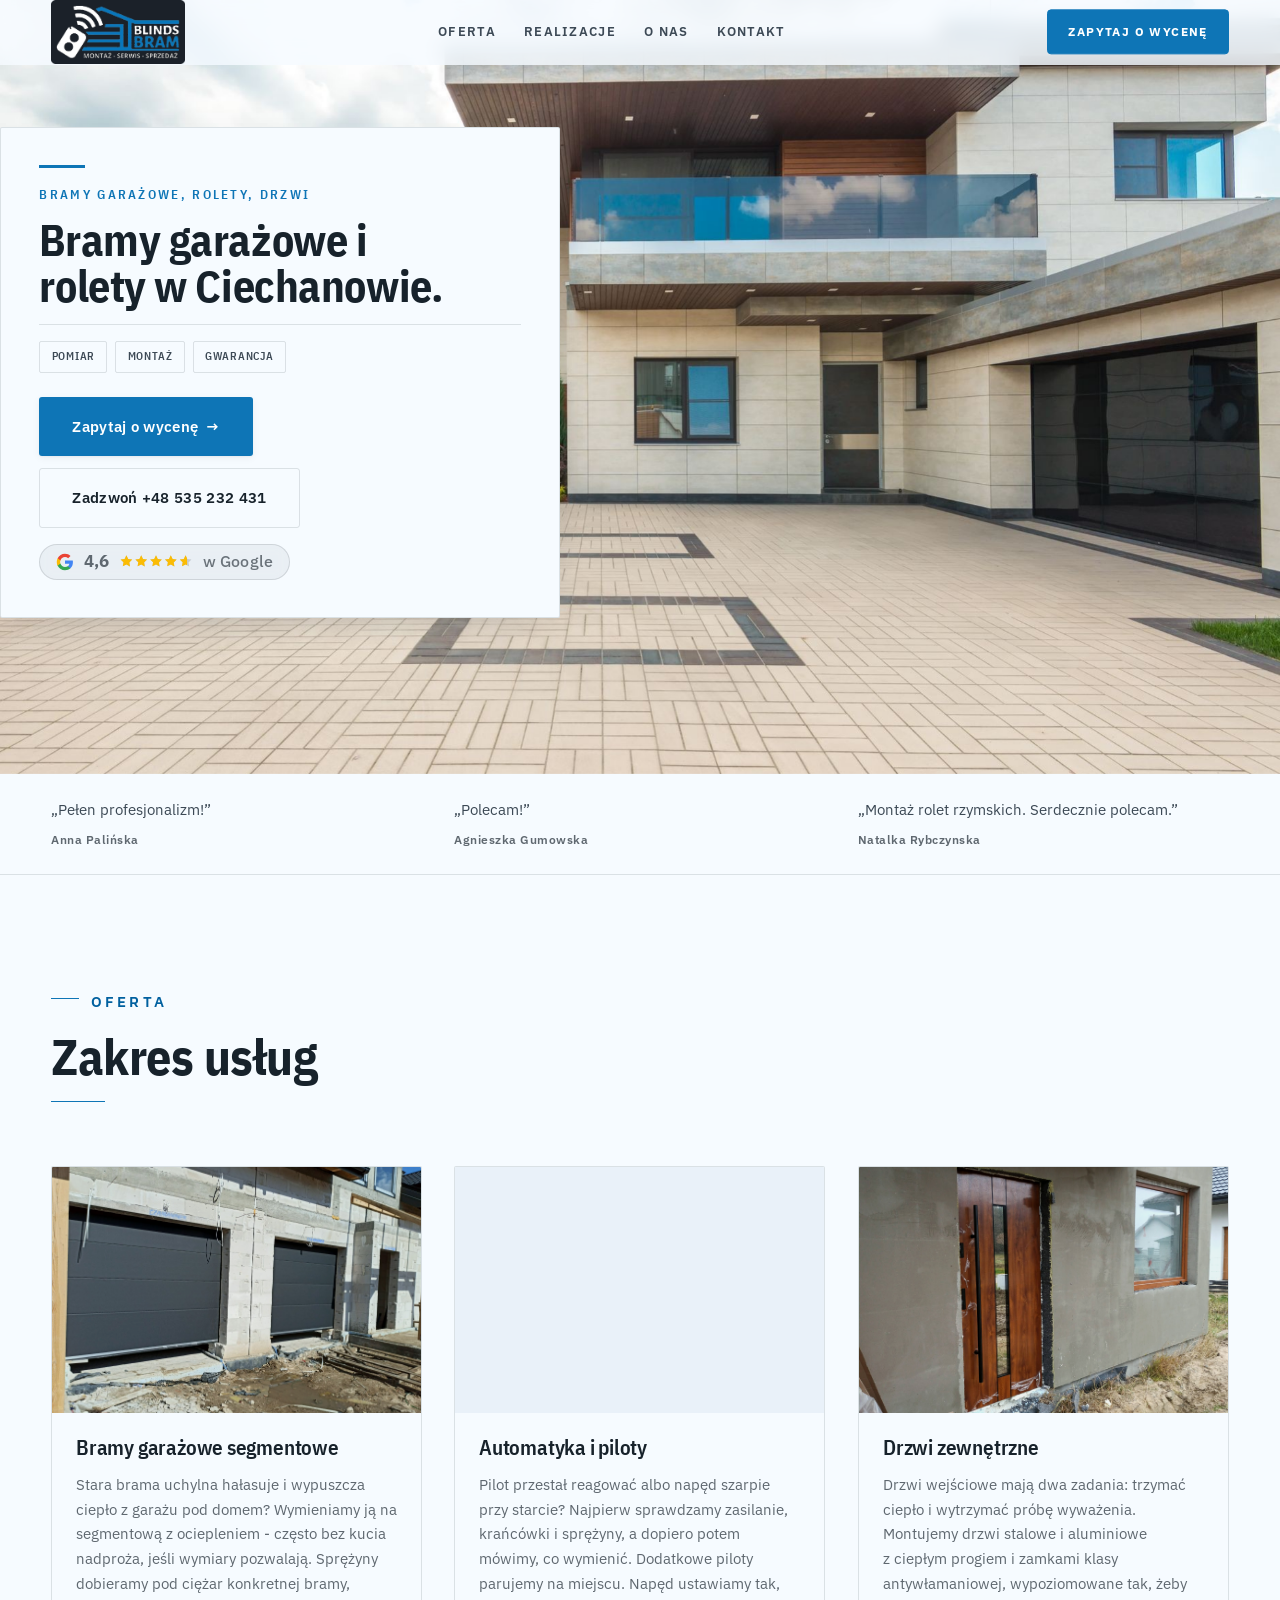
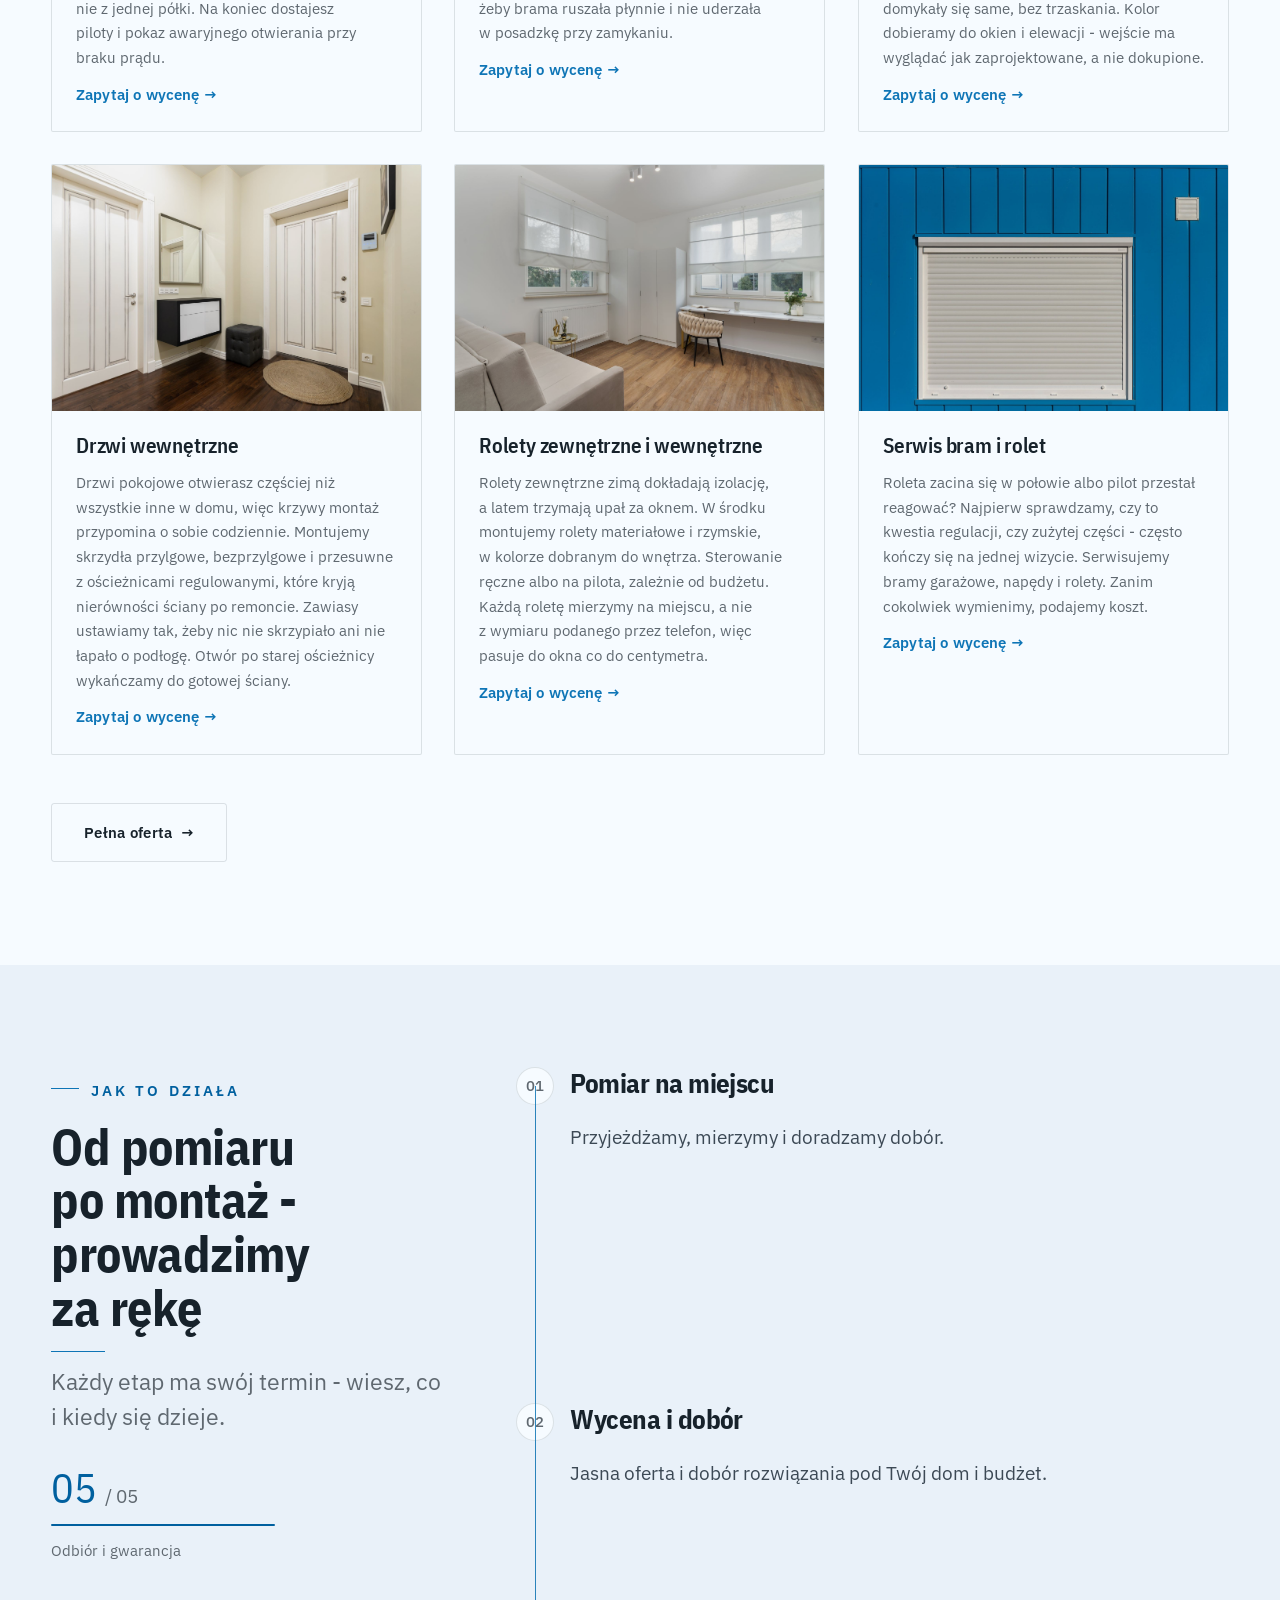
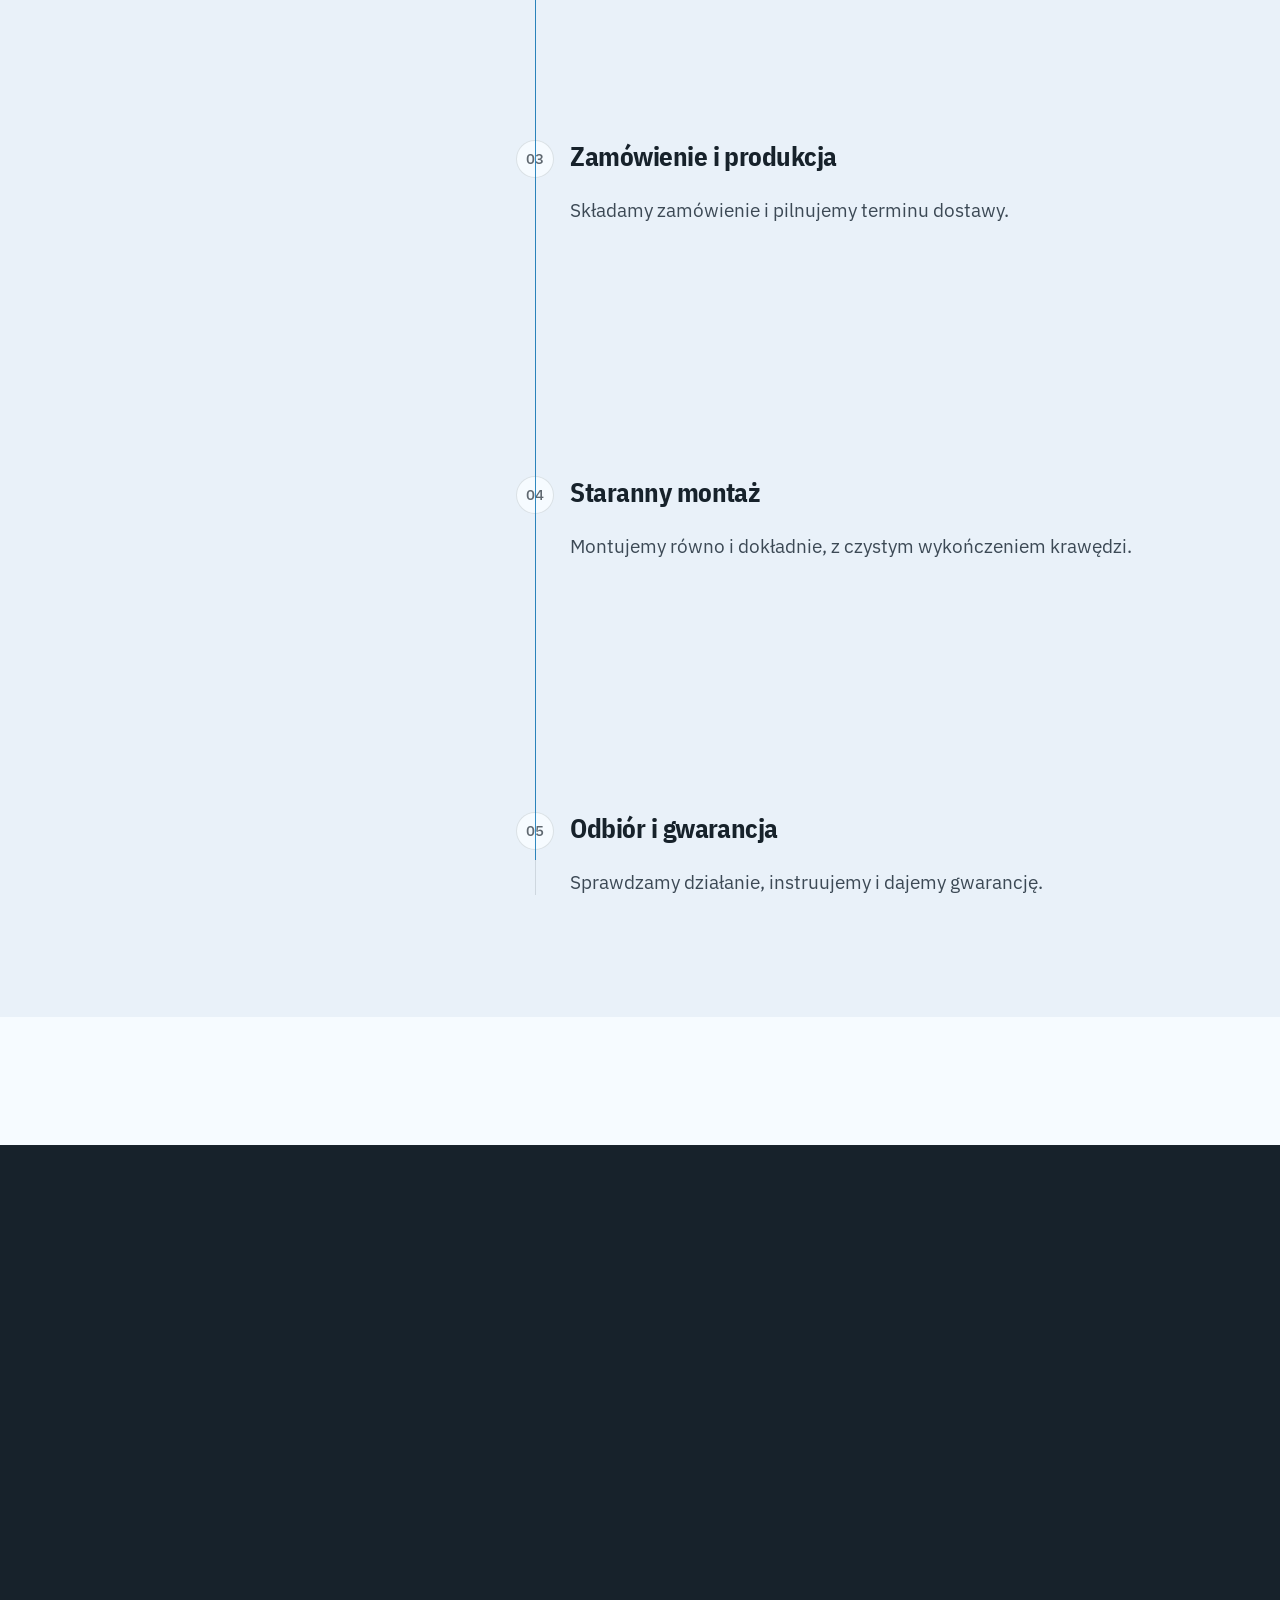
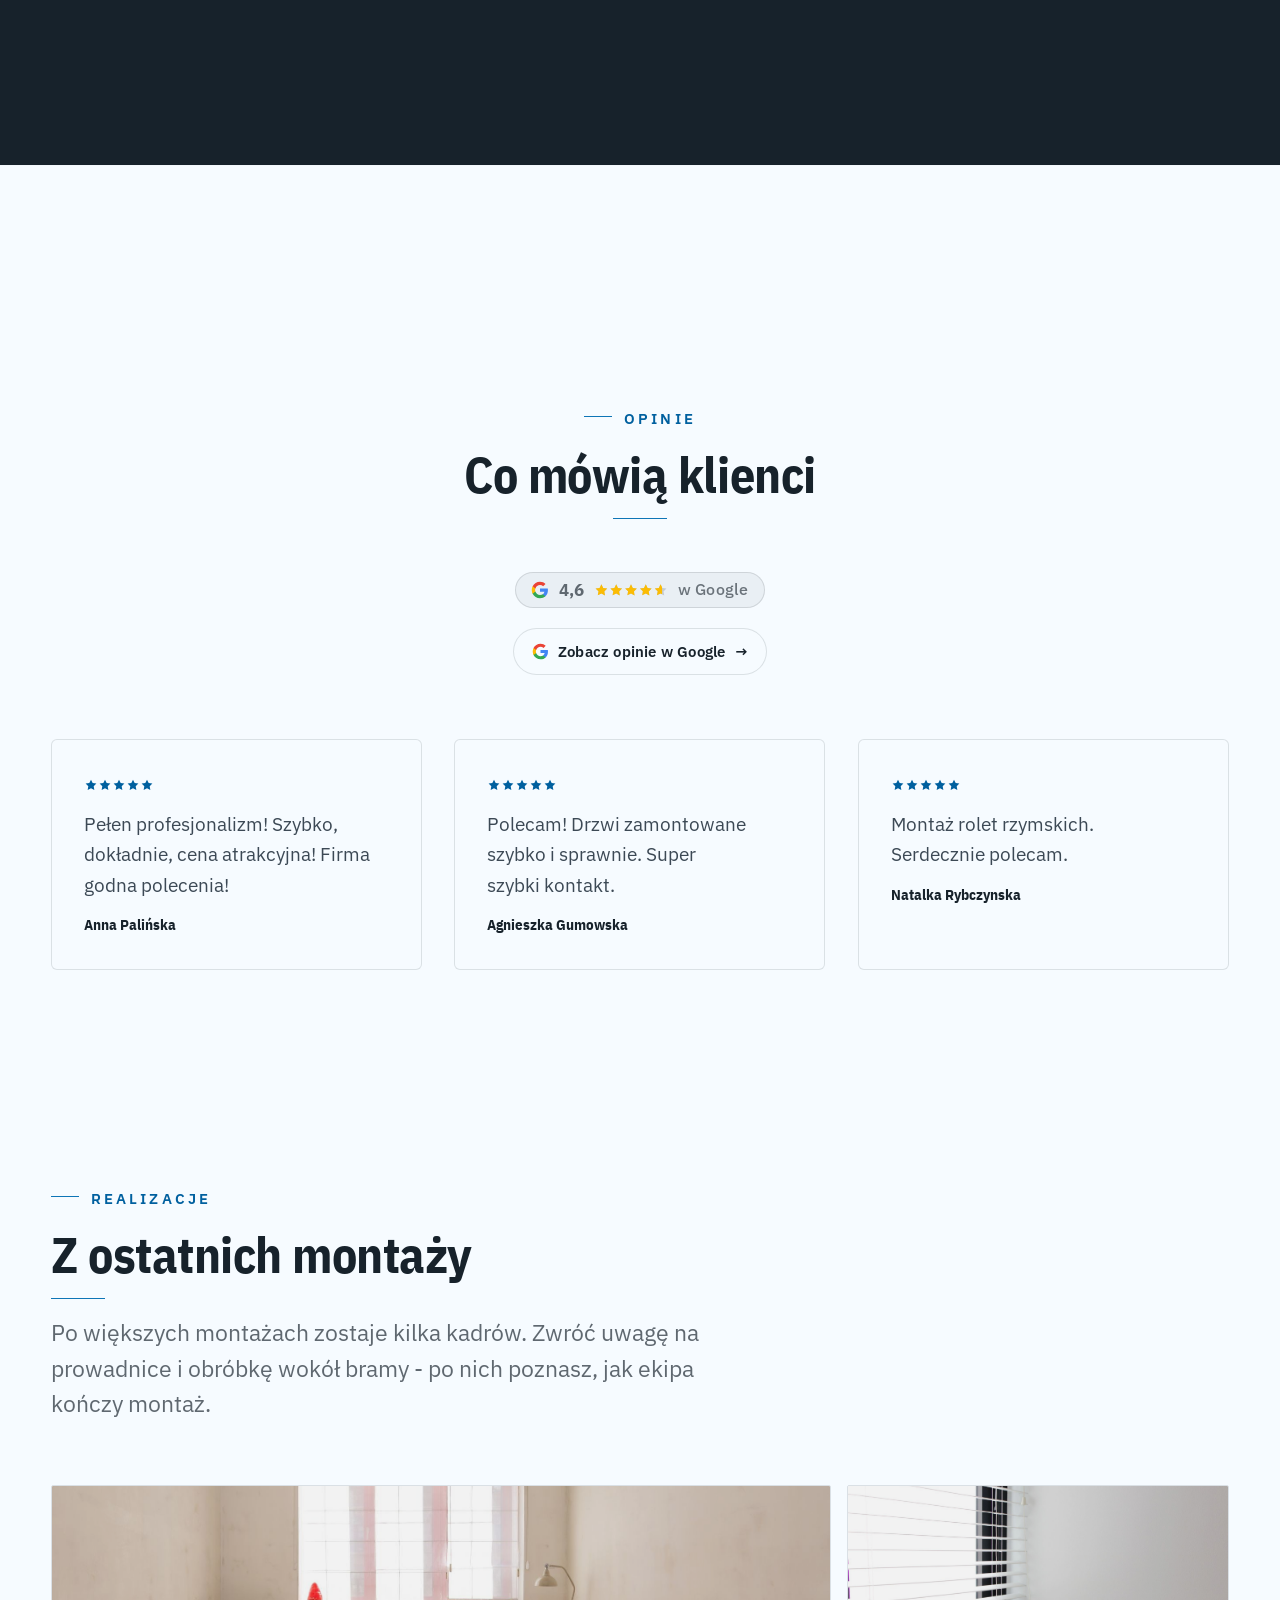
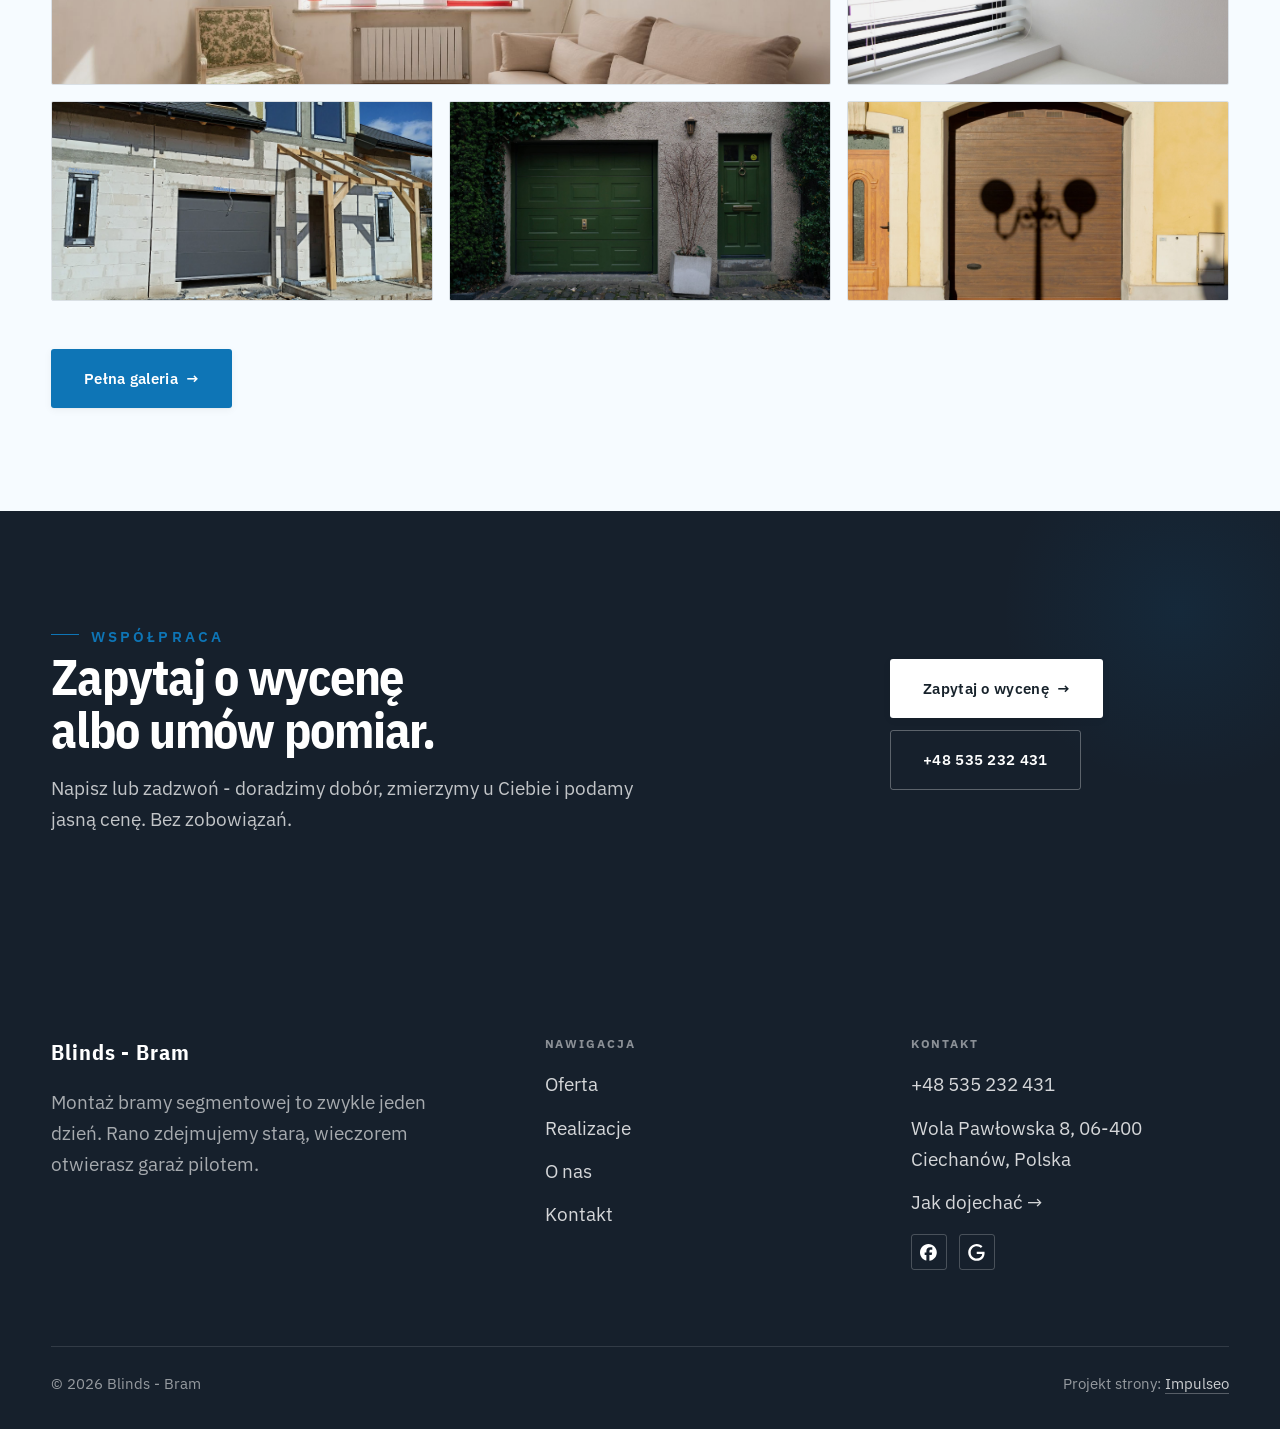
<file: index.html>
<!DOCTYPE html>
<html lang="pl">
<head>
<meta charset="UTF-8">
<meta name="viewport" content="width=device-width, initial-scale=1.0">
<title>Blinds - Bram - bramy, rolety i drzwi z montażem</title>
<meta name="description" content="Bramy garażowe segmentowe, automatyka, rolety i drzwi w Ciechanowie. Pomiar, montaż i serwis. Zadzwoń: +48 535 232 431.">
<link rel="canonical" href="https://kris20032.github.io/blinds-bram/">
<meta name="robots" content="noindex, nofollow">
<meta property="og:type" content="website">
<meta property="og:locale" content="pl_PL">
<meta property="og:site_name" content="Blinds - Bram">
<meta property="og:title" content="Blinds - Bram - bramy, rolety i drzwi z montażem">
<meta property="og:description" content="Bramy garażowe segmentowe, automatyka, rolety i drzwi w Ciechanowie. Pomiar, montaż i serwis. Zadzwoń: +48 535 232 431.">
<meta property="og:url" content="https://kris20032.github.io/blinds-bram/">
<meta property="og:image" content="https://kris20032.github.io/blinds-bram/img/og.jpg">
<meta property="og:image:width" content="1200">
<meta property="og:image:height" content="630">
<meta name="twitter:card" content="summary_large_image">
<script type="application/ld+json">{"@context": "https://schema.org", "@type": "HomeAndConstructionBusiness", "name": "Blinds - Bram", "url": "https://kris20032.github.io/blinds-bram/", "telephone": "+48535232431", "image": "https://kris20032.github.io/blinds-bram/img/og.jpg", "areaServed": "Ciechanów", "sameAs": ["https://maps.google.com/?cid=1052738780910608050&g_mp=Cidnb29nbGUubWFwcy5wbGFjZXMudjEuUGxhY2VzLlNlYXJjaFRleHQQAhgEIAA", "https://www.facebook.com/blinds.bram/"]}</script>
<link rel="preconnect" href="https://fonts.googleapis.com">
<link rel="preconnect" href="https://fonts.gstatic.com" crossorigin>
<link href="https://fonts.googleapis.com/css2?family=IBM+Plex+Sans+Condensed:wght@500;600;700&family=IBM+Plex+Sans:wght@400;500;600&display=swap" rel="stylesheet">
<link rel="stylesheet" href="assets/styles.css?v=eafafc94">
</head>
<body>

<header class="nav">
  <div class="wrap nav-inner">
    <a class="brand brand-has-logo" href="index.html"><img class="brand-logo" src="img/logo.png" alt="Blinds - Bram" width="639" height="306" decoding="async"></a>
    <nav class="nav-links">
      <a href="oferta.html">Oferta</a>
      <a href="realizacje.html">Realizacje</a>
      <a href="o-nas.html">O nas</a>
      <a href="kontakt.html">Kontakt</a>
      <a href="kontakt.html" class="btn btn-accent">Zapytaj o wycenę</a>
    </nav>
    <button class="nav-toggle" aria-label="Menu"><span></span><span></span><span></span></button>
  </div>
</header>

<main>
<section class="hero-dom">
  <img class="hd-bg" src="img/hero.jpg" fetchpriority="high" data-rotate="img/about.jpg|img/g6.jpg" alt="Blinds - Bram" width="1880" height="1255">
  <div class="wrap">
    <div class="hd-panel reveal">
      <span class="hd-tick" aria-hidden="true"></span>
      <span class="hd-kicker">Bramy garażowe, rolety, drzwi</span>
      <h1 class="hd-claim">Bramy garażowe i rolety w Ciechanowie.</h1>
      <ul class="hd-tags"><li>Pomiar</li><li>Montaż</li><li>Gwarancja</li></ul>
      <div class="hd-actions">
        <a href="kontakt.html" class="btn btn-accent">Zapytaj o wycenę <span class="arr">→</span></a>
        <a href="tel:+48535232431" class="btn btn-ghost">Zadzwoń +48 535 232 431</a>
      </div>
      <p class="hd-rating"><span class="g-badge"><svg class="gb-ico" viewBox="0 0 24 24" width="18" height="18" aria-hidden="true"><path fill="#4285F4" d="M22.56 12.25c0-.78-.07-1.53-.2-2.25H12v4.26h5.92c-.26 1.37-1.04 2.53-2.21 3.31v2.77h3.57c2.08-1.92 3.28-4.74 3.28-8.09z"/><path fill="#34A853" d="M12 23c2.97 0 5.46-.98 7.28-2.66l-3.57-2.77c-.98.66-2.23 1.06-3.71 1.06-2.86 0-5.29-1.93-6.16-4.53H2.18v2.84C3.99 20.53 7.7 23 12 23z"/><path fill="#FBBC05" d="M5.84 14.09c-.22-.66-.35-1.36-.35-2.09s.13-1.43.35-2.09V7.07H2.18C1.43 8.55 1 10.22 1 12s.43 3.45 1.18 4.93l2.85-2.22.81-.62z"/><path fill="#EA4335" d="M12 5.38c1.62 0 3.06.56 4.21 1.64l3.15-3.15C17.45 2.09 14.97 1 12 1 7.7 1 3.99 3.47 2.18 7.07l3.66 2.84c.87-2.6 3.3-4.53 6.16-4.53z"/></svg><b class="gb-ocena">4,6</b><svg class="gb-stars" viewBox="0 0 90 18" width="74" height="14.8" aria-hidden="true"><g fill="currentColor" opacity=".26"><path transform="translate(0,0)" d="M9 1.6l2.2 4.46 4.92.72-3.56 3.47.84 4.9L9 12.74l-4.4 2.31.84-4.9L1.88 6.68l4.92-.72L9 1.6Z"/><path transform="translate(18,0)" d="M9 1.6l2.2 4.46 4.92.72-3.56 3.47.84 4.9L9 12.74l-4.4 2.31.84-4.9L1.88 6.68l4.92-.72L9 1.6Z"/><path transform="translate(36,0)" d="M9 1.6l2.2 4.46 4.92.72-3.56 3.47.84 4.9L9 12.74l-4.4 2.31.84-4.9L1.88 6.68l4.92-.72L9 1.6Z"/><path transform="translate(54,0)" d="M9 1.6l2.2 4.46 4.92.72-3.56 3.47.84 4.9L9 12.74l-4.4 2.31.84-4.9L1.88 6.68l4.92-.72L9 1.6Z"/><path transform="translate(72,0)" d="M9 1.6l2.2 4.46 4.92.72-3.56 3.47.84 4.9L9 12.74l-4.4 2.31.84-4.9L1.88 6.68l4.92-.72L9 1.6Z"/></g><clipPath id="gs920"><rect x="0" y="0" width="82.8" height="18"/></clipPath><g fill="#FBBC04" clip-path="url(#gs920)"><path transform="translate(0,0)" d="M9 1.6l2.2 4.46 4.92.72-3.56 3.47.84 4.9L9 12.74l-4.4 2.31.84-4.9L1.88 6.68l4.92-.72L9 1.6Z"/><path transform="translate(18,0)" d="M9 1.6l2.2 4.46 4.92.72-3.56 3.47.84 4.9L9 12.74l-4.4 2.31.84-4.9L1.88 6.68l4.92-.72L9 1.6Z"/><path transform="translate(36,0)" d="M9 1.6l2.2 4.46 4.92.72-3.56 3.47.84 4.9L9 12.74l-4.4 2.31.84-4.9L1.88 6.68l4.92-.72L9 1.6Z"/><path transform="translate(54,0)" d="M9 1.6l2.2 4.46 4.92.72-3.56 3.47.84 4.9L9 12.74l-4.4 2.31.84-4.9L1.88 6.68l4.92-.72L9 1.6Z"/><path transform="translate(72,0)" d="M9 1.6l2.2 4.46 4.92.72-3.56 3.47.84 4.9L9 12.74l-4.4 2.31.84-4.9L1.88 6.68l4.92-.72L9 1.6Z"/></g></svg><span class="gb-txt">w Google</span></span></p>
    </div>
  </div>
</section>
<section class="opinie-mini" aria-label="Opinie klientów">
  <div class="wrap">
    <div class="om-row">
      <div class="om-item reveal"><blockquote>„Pełen profesjonalizm!”</blockquote><span class="om-autor">Anna Palińska</span></div>
      <div class="om-item reveal"><blockquote>„Polecam!”</blockquote><span class="om-autor">Agnieszka Gumowska</span></div>
      <div class="om-item reveal"><blockquote>„Montaż rolet rzymskich. Serdecznie polecam.”</blockquote><span class="om-autor">Natalka Rybczynska</span></div>
    </div>
  </div>
</section>
<section class="dom-products" id="produkty">
  <div class="wrap">
    <div class="head reveal">
      <span class="eyebrow">Oferta</span>
      <h2>Zakres usług</h2>
    </div>
    <div class="dom-grid">
      <article class="dom-card reveal">
        <figure class="dom-card__img"><img src="img/g1.jpg" alt="Bramy garażowe segmentowe" loading="lazy" width="1600" height="2133" decoding="async"></figure>
        <div class="dom-card__body">
          <h3 class="dom-card__name">Bramy garażowe segmentowe</h3>
          <p class="dom-card__tag">Stara brama uchylna hałasuje i wypuszcza ciepło z garażu pod domem? Wymieniamy ją na segmentową z ociepleniem - często bez kucia nadproża, jeśli wymiary pozwalają. Sprężyny dobieramy pod ciężar konkretnej bramy, nie z jednej półki. Na koniec dostajesz piloty i pokaz awaryjnego otwierania przy braku prądu.</p>
          <a class="dom-card__link" href="kontakt.html">Zapytaj o wycenę <span class="arr">→</span></a>
        </div>
      </article>
      <article class="dom-card reveal">
        <figure class="dom-card__img"><img src="img/g2.jpg" alt="Automatyka i piloty" loading="lazy" width="1830" height="1200" decoding="async"></figure>
        <div class="dom-card__body">
          <h3 class="dom-card__name">Automatyka i piloty</h3>
          <p class="dom-card__tag">Pilot przestał reagować albo napęd szarpie przy starcie? Najpierw sprawdzamy zasilanie, krańcówki i sprężyny, a dopiero potem mówimy, co wymienić. Dodatkowe piloty parujemy na miejscu. Napęd ustawiamy tak, żeby brama ruszała płynnie i nie uderzała w posadzkę przy zamykaniu.</p>
          <a class="dom-card__link" href="kontakt.html">Zapytaj o wycenę <span class="arr">→</span></a>
        </div>
      </article>
      <article class="dom-card reveal">
        <figure class="dom-card__img"><img src="img/g3.jpg" alt="Drzwi zewnętrzne" loading="lazy" width="1880" height="1253" decoding="async"></figure>
        <div class="dom-card__body">
          <h3 class="dom-card__name">Drzwi zewnętrzne</h3>
          <p class="dom-card__tag">Drzwi wejściowe mają dwa zadania: trzymać ciepło i wytrzymać próbę wyważenia. Montujemy drzwi stalowe i aluminiowe z ciepłym progiem i zamkami klasy antywłamaniowej, wypoziomowane tak, żeby domykały się same, bez trzaskania. Kolor dobieramy do okien i elewacji - wejście ma wyglądać jak zaprojektowane, a nie dokupione.</p>
          <a class="dom-card__link" href="kontakt.html">Zapytaj o wycenę <span class="arr">→</span></a>
        </div>
      </article>
      <article class="dom-card reveal">
        <figure class="dom-card__img"><img src="img/g15.jpg" alt="Drzwi wewnętrzne" loading="lazy" width="1776" height="1120" decoding="async"></figure>
        <div class="dom-card__body">
          <h3 class="dom-card__name">Drzwi wewnętrzne</h3>
          <p class="dom-card__tag">Drzwi pokojowe otwierasz częściej niż wszystkie inne w domu, więc krzywy montaż przypomina o sobie codziennie. Montujemy skrzydła przylgowe, bezprzylgowe i przesuwne z ościeżnicami regulowanymi, które kryją nierówności ściany po remoncie. Zawiasy ustawiamy tak, żeby nic nie skrzypiało ani nie łapało o podłogę. Otwór po starej ościeżnicy wykańczamy do gotowej ściany.</p>
          <a class="dom-card__link" href="kontakt.html">Zapytaj o wycenę <span class="arr">→</span></a>
        </div>
      </article>
      <article class="dom-card reveal">
        <figure class="dom-card__img"><img src="img/g4.jpg" alt="Rolety zewnętrzne i wewnętrzne" loading="lazy" width="1770" height="1114" decoding="async"></figure>
        <div class="dom-card__body">
          <h3 class="dom-card__name">Rolety zewnętrzne i wewnętrzne</h3>
          <p class="dom-card__tag">Rolety zewnętrzne zimą dokładają izolację, a latem trzymają upał za oknem. W środku montujemy rolety materiałowe i rzymskie, w kolorze dobranym do wnętrza. Sterowanie ręczne albo na pilota, zależnie od budżetu. Każdą roletę mierzymy na miejscu, a nie z wymiaru podanego przez telefon, więc pasuje do okna co do centymetra.</p>
          <a class="dom-card__link" href="kontakt.html">Zapytaj o wycenę <span class="arr">→</span></a>
        </div>
      </article>
      <article class="dom-card reveal">
        <figure class="dom-card__img"><img src="img/g8.jpg" alt="Serwis bram i rolet" loading="lazy" width="1880" height="1255" decoding="async"></figure>
        <div class="dom-card__body">
          <h3 class="dom-card__name">Serwis bram i rolet</h3>
          <p class="dom-card__tag">Roleta zacina się w połowie albo pilot przestał reagować? Najpierw sprawdzamy, czy to kwestia regulacji, czy zużytej części - często kończy się na jednej wizycie. Serwisujemy bramy garażowe, napędy i rolety. Zanim cokolwiek wymienimy, podajemy koszt.</p>
          <a class="dom-card__link" href="kontakt.html">Zapytaj o wycenę <span class="arr">→</span></a>
        </div>
      </article>
    </div>
    <div style="margin-top:var(--space-7)" class="reveal"><a href="oferta.html" class="btn btn-ghost">Pełna oferta <span class="arr">→</span></a></div>
  </div>
</section>
<section class="proces proces-os dom">
  <div class="wrap proc-grid">
    <div class="proc-side">
      <div class="head reveal">
        <span class="eyebrow">Jak to działa</span>
        <h2>Od pomiaru po montaż - prowadzimy za rękę</h2>
        <p>Każdy etap ma swój termin - wiesz, co i kiedy się dzieje.</p>
      </div>
      <div class="proc-count" aria-hidden="true"><span class="pc-cur">01</span><span class="pc-all">/ 05</span></div>
      <div class="proc-bar" aria-hidden="true"><i></i></div>
      <p class="proc-now" aria-hidden="true">Pomiar na miejscu</p>
    </div>
    <ol class="proces-line">
      <li class="reveal"><span class="pno">01</span><h3>Pomiar na miejscu</h3><p>Przyjeżdżamy, mierzymy i doradzamy dobór.</p></li>
      <li class="reveal"><span class="pno">02</span><h3>Wycena i dobór</h3><p>Jasna oferta i dobór rozwiązania pod Twój dom i budżet.</p></li>
      <li class="reveal"><span class="pno">03</span><h3>Zamówienie i produkcja</h3><p>Składamy zamówienie i pilnujemy terminu dostawy.</p></li>
      <li class="reveal"><span class="pno">04</span><h3>Staranny montaż</h3><p>Montujemy równo i dokładnie, z czystym wykończeniem krawędzi.</p></li>
      <li class="reveal"><span class="pno">05</span><h3>Odbiór i gwarancja</h3><p>Sprawdzamy działanie, instruujemy i dajemy gwarancję.</p></li>
    </ol>
  </div>
</section>
<section class="stopklatka" aria-hidden="true">
  <div class="stk-bg" style="background-image:url(img/g10.jpg)"></div>
</section>
<section class="opinie">
  <div class="wrap">
    <div class="head center reveal">
      <span class="eyebrow">Opinie</span>
      <h2>Co mówią klienci</h2>
    </div>
    <p class="op-meta reveal"><span class="g-badge"><svg class="gb-ico" viewBox="0 0 24 24" width="18" height="18" aria-hidden="true"><path fill="#4285F4" d="M22.56 12.25c0-.78-.07-1.53-.2-2.25H12v4.26h5.92c-.26 1.37-1.04 2.53-2.21 3.31v2.77h3.57c2.08-1.92 3.28-4.74 3.28-8.09z"/><path fill="#34A853" d="M12 23c2.97 0 5.46-.98 7.28-2.66l-3.57-2.77c-.98.66-2.23 1.06-3.71 1.06-2.86 0-5.29-1.93-6.16-4.53H2.18v2.84C3.99 20.53 7.7 23 12 23z"/><path fill="#FBBC05" d="M5.84 14.09c-.22-.66-.35-1.36-.35-2.09s.13-1.43.35-2.09V7.07H2.18C1.43 8.55 1 10.22 1 12s.43 3.45 1.18 4.93l2.85-2.22.81-.62z"/><path fill="#EA4335" d="M12 5.38c1.62 0 3.06.56 4.21 1.64l3.15-3.15C17.45 2.09 14.97 1 12 1 7.7 1 3.99 3.47 2.18 7.07l3.66 2.84c.87-2.6 3.3-4.53 6.16-4.53z"/></svg><b class="gb-ocena">4,6</b><svg class="gb-stars" viewBox="0 0 90 18" width="74" height="14.8" aria-hidden="true"><g fill="currentColor" opacity=".26"><path transform="translate(0,0)" d="M9 1.6l2.2 4.46 4.92.72-3.56 3.47.84 4.9L9 12.74l-4.4 2.31.84-4.9L1.88 6.68l4.92-.72L9 1.6Z"/><path transform="translate(18,0)" d="M9 1.6l2.2 4.46 4.92.72-3.56 3.47.84 4.9L9 12.74l-4.4 2.31.84-4.9L1.88 6.68l4.92-.72L9 1.6Z"/><path transform="translate(36,0)" d="M9 1.6l2.2 4.46 4.92.72-3.56 3.47.84 4.9L9 12.74l-4.4 2.31.84-4.9L1.88 6.68l4.92-.72L9 1.6Z"/><path transform="translate(54,0)" d="M9 1.6l2.2 4.46 4.92.72-3.56 3.47.84 4.9L9 12.74l-4.4 2.31.84-4.9L1.88 6.68l4.92-.72L9 1.6Z"/><path transform="translate(72,0)" d="M9 1.6l2.2 4.46 4.92.72-3.56 3.47.84 4.9L9 12.74l-4.4 2.31.84-4.9L1.88 6.68l4.92-.72L9 1.6Z"/></g><clipPath id="gs920"><rect x="0" y="0" width="82.8" height="18"/></clipPath><g fill="#FBBC04" clip-path="url(#gs920)"><path transform="translate(0,0)" d="M9 1.6l2.2 4.46 4.92.72-3.56 3.47.84 4.9L9 12.74l-4.4 2.31.84-4.9L1.88 6.68l4.92-.72L9 1.6Z"/><path transform="translate(18,0)" d="M9 1.6l2.2 4.46 4.92.72-3.56 3.47.84 4.9L9 12.74l-4.4 2.31.84-4.9L1.88 6.68l4.92-.72L9 1.6Z"/><path transform="translate(36,0)" d="M9 1.6l2.2 4.46 4.92.72-3.56 3.47.84 4.9L9 12.74l-4.4 2.31.84-4.9L1.88 6.68l4.92-.72L9 1.6Z"/><path transform="translate(54,0)" d="M9 1.6l2.2 4.46 4.92.72-3.56 3.47.84 4.9L9 12.74l-4.4 2.31.84-4.9L1.88 6.68l4.92-.72L9 1.6Z"/><path transform="translate(72,0)" d="M9 1.6l2.2 4.46 4.92.72-3.56 3.47.84 4.9L9 12.74l-4.4 2.31.84-4.9L1.88 6.68l4.92-.72L9 1.6Z"/></g></svg><span class="gb-txt">w Google</span></span></p>
    <p class="op-meta reveal"><a class="op-google" href="https://maps.google.com/?cid=1052738780910608050&amp;g_mp=Cidnb29nbGUubWFwcy5wbGFjZXMudjEuUGxhY2VzLlNlYXJjaFRleHQQAhgEIAA" target="_blank" rel="noopener"><svg class="op-g-ico" viewBox="0 0 24 24" width="17" height="17" aria-hidden="true"><path fill="#4285F4" d="M22.56 12.25c0-.78-.07-1.53-.2-2.25H12v4.26h5.92c-.26 1.37-1.04 2.53-2.21 3.31v2.77h3.57c2.08-1.92 3.28-4.74 3.28-8.09z"/><path fill="#34A853" d="M12 23c2.97 0 5.46-.98 7.28-2.66l-3.57-2.77c-.98.66-2.23 1.06-3.71 1.06-2.86 0-5.29-1.93-6.16-4.53H2.18v2.84C3.99 20.53 7.7 23 12 23z"/><path fill="#FBBC05" d="M5.84 14.09c-.22-.66-.35-1.36-.35-2.09s.13-1.43.35-2.09V7.07H2.18C1.43 8.55 1 10.22 1 12s.43 3.45 1.18 4.93l2.85-2.22.81-.62z"/><path fill="#EA4335" d="M12 5.38c1.62 0 3.06.56 4.21 1.64l3.15-3.15C17.45 2.09 14.97 1 12 1 7.7 1 3.99 3.47 2.18 7.07l3.66 2.84c.87-2.6 3.3-4.53 6.16-4.53z"/></svg><span>Zobacz opinie w Google</span><span class="arr">→</span></a></p>
    <div class="opinie-grid">
      <figure class="op-card reveal"><span class="op-star"><svg class="ico-star" width="14" height="14" viewBox="0 0 24 24" style="vertical-align:-2px" aria-hidden="true"><path d="M12 2.8l2.85 5.8 6.4.93-4.63 4.5 1.1 6.37L12 17.4l-5.72 3 1.1-6.37-4.63-4.5 6.4-.93L12 2.8Z" fill="currentColor"/></svg><svg class="ico-star" width="14" height="14" viewBox="0 0 24 24" style="vertical-align:-2px" aria-hidden="true"><path d="M12 2.8l2.85 5.8 6.4.93-4.63 4.5 1.1 6.37L12 17.4l-5.72 3 1.1-6.37-4.63-4.5 6.4-.93L12 2.8Z" fill="currentColor"/></svg><svg class="ico-star" width="14" height="14" viewBox="0 0 24 24" style="vertical-align:-2px" aria-hidden="true"><path d="M12 2.8l2.85 5.8 6.4.93-4.63 4.5 1.1 6.37L12 17.4l-5.72 3 1.1-6.37-4.63-4.5 6.4-.93L12 2.8Z" fill="currentColor"/></svg><svg class="ico-star" width="14" height="14" viewBox="0 0 24 24" style="vertical-align:-2px" aria-hidden="true"><path d="M12 2.8l2.85 5.8 6.4.93-4.63 4.5 1.1 6.37L12 17.4l-5.72 3 1.1-6.37-4.63-4.5 6.4-.93L12 2.8Z" fill="currentColor"/></svg><svg class="ico-star" width="14" height="14" viewBox="0 0 24 24" style="vertical-align:-2px" aria-hidden="true"><path d="M12 2.8l2.85 5.8 6.4.93-4.63 4.5 1.1 6.37L12 17.4l-5.72 3 1.1-6.37-4.63-4.5 6.4-.93L12 2.8Z" fill="currentColor"/></svg></span><blockquote>Pełen profesjonalizm! Szybko, dokładnie, cena atrakcyjna! Firma godna polecenia!</blockquote><span class="op-autor">Anna Palińska</span></figure>
      <figure class="op-card reveal"><span class="op-star"><svg class="ico-star" width="14" height="14" viewBox="0 0 24 24" style="vertical-align:-2px" aria-hidden="true"><path d="M12 2.8l2.85 5.8 6.4.93-4.63 4.5 1.1 6.37L12 17.4l-5.72 3 1.1-6.37-4.63-4.5 6.4-.93L12 2.8Z" fill="currentColor"/></svg><svg class="ico-star" width="14" height="14" viewBox="0 0 24 24" style="vertical-align:-2px" aria-hidden="true"><path d="M12 2.8l2.85 5.8 6.4.93-4.63 4.5 1.1 6.37L12 17.4l-5.72 3 1.1-6.37-4.63-4.5 6.4-.93L12 2.8Z" fill="currentColor"/></svg><svg class="ico-star" width="14" height="14" viewBox="0 0 24 24" style="vertical-align:-2px" aria-hidden="true"><path d="M12 2.8l2.85 5.8 6.4.93-4.63 4.5 1.1 6.37L12 17.4l-5.72 3 1.1-6.37-4.63-4.5 6.4-.93L12 2.8Z" fill="currentColor"/></svg><svg class="ico-star" width="14" height="14" viewBox="0 0 24 24" style="vertical-align:-2px" aria-hidden="true"><path d="M12 2.8l2.85 5.8 6.4.93-4.63 4.5 1.1 6.37L12 17.4l-5.72 3 1.1-6.37-4.63-4.5 6.4-.93L12 2.8Z" fill="currentColor"/></svg><svg class="ico-star" width="14" height="14" viewBox="0 0 24 24" style="vertical-align:-2px" aria-hidden="true"><path d="M12 2.8l2.85 5.8 6.4.93-4.63 4.5 1.1 6.37L12 17.4l-5.72 3 1.1-6.37-4.63-4.5 6.4-.93L12 2.8Z" fill="currentColor"/></svg></span><blockquote>Polecam! Drzwi zamontowane szybko i sprawnie. Super szybki kontakt.</blockquote><span class="op-autor">Agnieszka Gumowska</span></figure>
      <figure class="op-card reveal"><span class="op-star"><svg class="ico-star" width="14" height="14" viewBox="0 0 24 24" style="vertical-align:-2px" aria-hidden="true"><path d="M12 2.8l2.85 5.8 6.4.93-4.63 4.5 1.1 6.37L12 17.4l-5.72 3 1.1-6.37-4.63-4.5 6.4-.93L12 2.8Z" fill="currentColor"/></svg><svg class="ico-star" width="14" height="14" viewBox="0 0 24 24" style="vertical-align:-2px" aria-hidden="true"><path d="M12 2.8l2.85 5.8 6.4.93-4.63 4.5 1.1 6.37L12 17.4l-5.72 3 1.1-6.37-4.63-4.5 6.4-.93L12 2.8Z" fill="currentColor"/></svg><svg class="ico-star" width="14" height="14" viewBox="0 0 24 24" style="vertical-align:-2px" aria-hidden="true"><path d="M12 2.8l2.85 5.8 6.4.93-4.63 4.5 1.1 6.37L12 17.4l-5.72 3 1.1-6.37-4.63-4.5 6.4-.93L12 2.8Z" fill="currentColor"/></svg><svg class="ico-star" width="14" height="14" viewBox="0 0 24 24" style="vertical-align:-2px" aria-hidden="true"><path d="M12 2.8l2.85 5.8 6.4.93-4.63 4.5 1.1 6.37L12 17.4l-5.72 3 1.1-6.37-4.63-4.5 6.4-.93L12 2.8Z" fill="currentColor"/></svg><svg class="ico-star" width="14" height="14" viewBox="0 0 24 24" style="vertical-align:-2px" aria-hidden="true"><path d="M12 2.8l2.85 5.8 6.4.93-4.63 4.5 1.1 6.37L12 17.4l-5.72 3 1.1-6.37-4.63-4.5 6.4-.93L12 2.8Z" fill="currentColor"/></svg></span><blockquote>Montaż rolet rzymskich. Serdecznie polecam.</blockquote><span class="op-autor">Natalka Rybczynska</span></figure>
    </div>
  </div>
</section>
<section>
  <div class="wrap">
    <div class="head reveal">
      <span class="eyebrow">Realizacje</span>
      <h2>Z ostatnich montaży</h2>
      <p>Po większych montażach zostaje kilka kadrów. Zwróć uwagę na prowadnice i obróbkę wokół bramy - po nich poznasz, jak ekipa kończy montaż.</p>
    </div>
    <div class="gallery">
      <div class="tile t-two3 reveal"><img src="img/g9.jpg" alt="Blinds - Bram" loading="lazy" width="1775" height="1300" decoding="async"></div>
      <div class="tile t-third reveal"><img src="img/g11.jpg" alt="Blinds - Bram" loading="lazy" width="1880" height="1255" decoding="async"></div>
      <div class="tile t-third reveal"><img src="img/g12.jpg" alt="Blinds - Bram" loading="lazy" width="1600" height="1200" decoding="async"></div>
      <div class="tile t-third reveal"><img src="img/g13.jpg" alt="Blinds - Bram" loading="lazy" width="1880" height="1253" decoding="async"></div>
      <div class="tile t-third reveal"><img src="img/g14.jpg" alt="Blinds - Bram" loading="lazy" width="1880" height="1253" decoding="async"></div>
    </div>
    <div style="margin-top:var(--space-7)" class="reveal"><a href="realizacje.html" class="btn btn-accent">Pełna galeria <span class="arr">→</span></a></div>
  </div>
</section>
<section class="cta">
  <div class="wrap">
    <div class="reveal">
      <span class="eyebrow">Współpraca</span>
      <h2>Zapytaj o wycenę albo umów pomiar.</h2>
      <p>Napisz lub zadzwoń - doradzimy dobór, zmierzymy u Ciebie i podamy jasną cenę. Bez zobowiązań.</p>
    </div>
    <div class="cta-actions reveal">
      <a href="kontakt.html" class="btn btn-light">Zapytaj o wycenę <span class="arr">→</span></a>
      <a href="tel:+48535232431" class="btn btn-ghost btn-ghost-cta">+48 535 232 431</a>
    </div>
  </div>
</section>
</main>

<footer>
  <div class="wrap">
    <div class="foot-grid">
      <div class="foot-brand">
        <div class="name">Blinds - Bram</div>
        <p>Montaż bramy segmentowej to zwykle jeden dzień. Rano zdejmujemy starą, wieczorem otwierasz garaż pilotem.</p>
      </div>
      <div class="foot-col">
        <h4>Nawigacja</h4>
        <a href="oferta.html">Oferta</a>
        <a href="realizacje.html">Realizacje</a>
        <a href="o-nas.html">O nas</a>
        <a href="kontakt.html">Kontakt</a>
      </div>
      <div class="foot-col">
        <h4>Kontakt</h4>
        <a href="tel:+48535232431">+48 535 232 431</a>
        <p>Wola Pawłowska 8, 06-400 Ciechanów, Polska</p>
        <a href="https://maps.google.com/?cid=1052738780910608050&g_mp=Cidnb29nbGUubWFwcy5wbGFjZXMudjEuUGxhY2VzLlNlYXJjaFRleHQQAhgEIAA" target="_blank" rel="noopener">Jak dojechać →</a>
      <div class="foot-soc">
        <a class="soc" href="https://www.facebook.com/blinds.bram/" target="_blank" rel="noopener" aria-label="Facebook - Blinds - Bram"><svg viewBox="0 0 24 24" aria-hidden="true" focusable="false"><path d="M9.101 23.691v-7.98H6.627v-3.667h2.474v-1.58c0-4.085 1.848-5.978 5.858-5.978.401 0 .955.042 1.468.103a8.68 8.68 0 0 1 1.141.195v3.325a8.623 8.623 0 0 0-.653-.036 26.805 26.805 0 0 0-.733-.009c-.707 0-1.259.096-1.675.309a1.686 1.686 0 0 0-.679.622c-.258.42-.374.995-.374 1.752v1.297h3.919l-.386 2.103-.287 1.564h-3.246v8.245C19.396 23.238 24 18.179 24 12.044c0-6.627-5.373-12-12-12s-12 5.373-12 12c0 5.628 3.874 10.35 9.101 11.647Z" fill="currentColor"/></svg></a>
        <a class="soc" href="https://maps.google.com/?cid=1052738780910608050&g_mp=Cidnb29nbGUubWFwcy5wbGFjZXMudjEuUGxhY2VzLlNlYXJjaFRleHQQAhgEIAA" target="_blank" rel="noopener" aria-label="Google - Blinds - Bram"><svg viewBox="0 0 24 24" aria-hidden="true" focusable="false"><path d="M12.48 10.92v3.28h7.84c-.24 1.84-.853 3.187-1.787 4.133-1.147 1.147-2.933 2.4-6.053 2.4-4.827 0-8.6-3.893-8.6-8.72s3.773-8.72 8.6-8.72c2.6 0 4.507 1.027 5.907 2.347l2.307-2.307C18.747 1.44 16.133 0 12.48 0 5.867 0 .307 5.387.307 12s5.56 12 12.173 12c3.573 0 6.267-1.173 8.373-3.36 2.16-2.16 2.84-5.213 2.84-7.667 0-.76-.053-1.467-.173-2.053H12.48z" fill="currentColor"/></svg></a>
      </div>
      </div>
    </div>
    <div class="foot-bot">
      <span>© 2026 Blinds - Bram</span>
      <span>Projekt strony: <a class="foot-credit" href="https://impulseo.pl" target="_blank" rel="noopener">Impulseo</a></span>
    </div>
  </div>
</footer>
<div class="sticky-reserve"><a class="sr-book" href="kontakt.html">Zapytaj o wycenę</a><a class="sr-call" href="tel:+48535232431" aria-label="Zadzwoń"><svg class="ico-tel" width="16" height="16" viewBox="0 0 24 24" fill="none" aria-hidden="true"><path d="M6.6 10.8a15.5 15.5 0 0 0 6.6 6.6l2.2-2.2a1 1 0 0 1 1-.24 11.4 11.4 0 0 0 3.6.58 1 1 0 0 1 1 1V20a1 1 0 0 1-1 1A17 17 0 0 1 3 4a1 1 0 0 1 1-1h3.5a1 1 0 0 1 1 1c0 1.25.2 2.46.58 3.6a1 1 0 0 1-.25 1l-2.23 2.2Z" fill="currentColor"/></svg></a></div>
<div class="demo-wazne" data-do="2026-11-02" data-cykl="3" hidden><svg class="dw-ico" width="13" height="13" viewBox="0 0 24 24" fill="none" aria-hidden="true"><circle cx="12" cy="12" r="8.6" stroke="currentColor" stroke-width="1.8"/><path d="M12 7.2V12l3.3 2" stroke="currentColor" stroke-width="1.8" stroke-linecap="round"/></svg><span class="dw-txt"></span></div>

<script src="assets/main.js"></script>
</body>
</html>
</file>
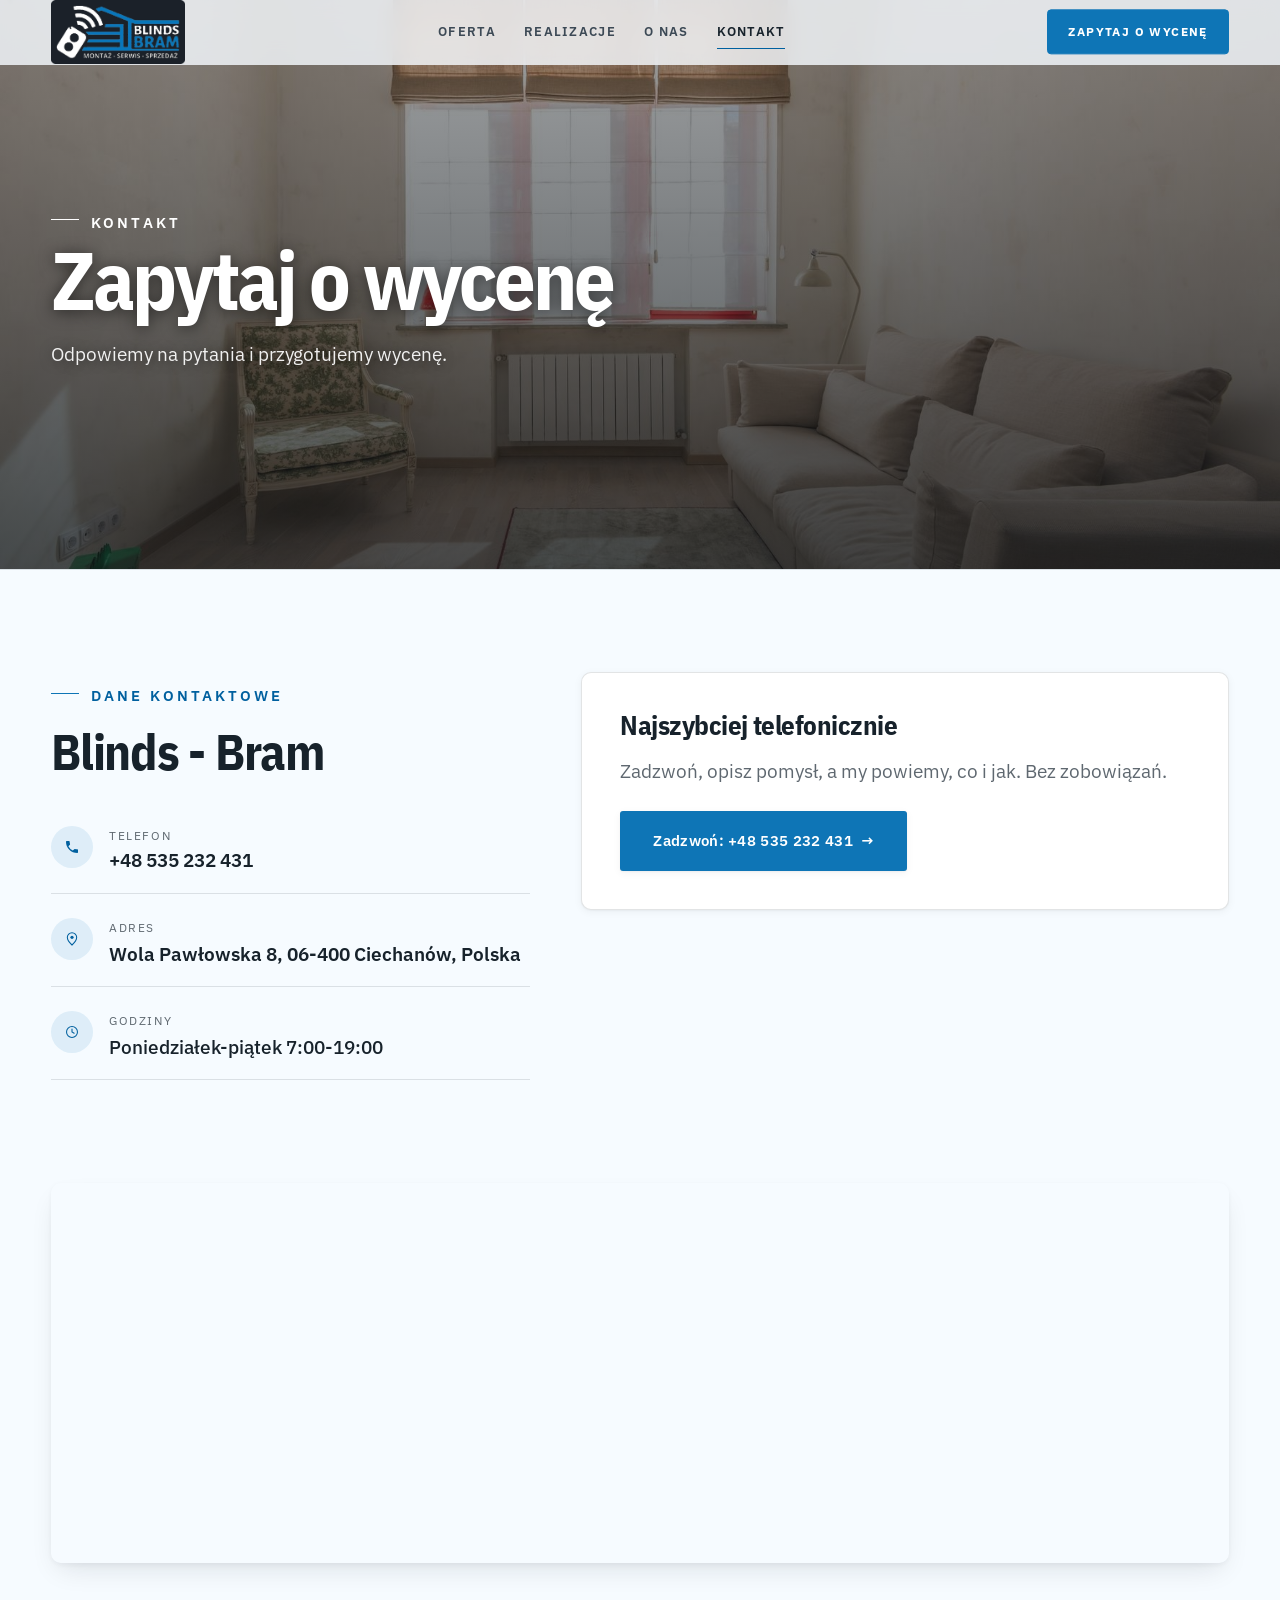
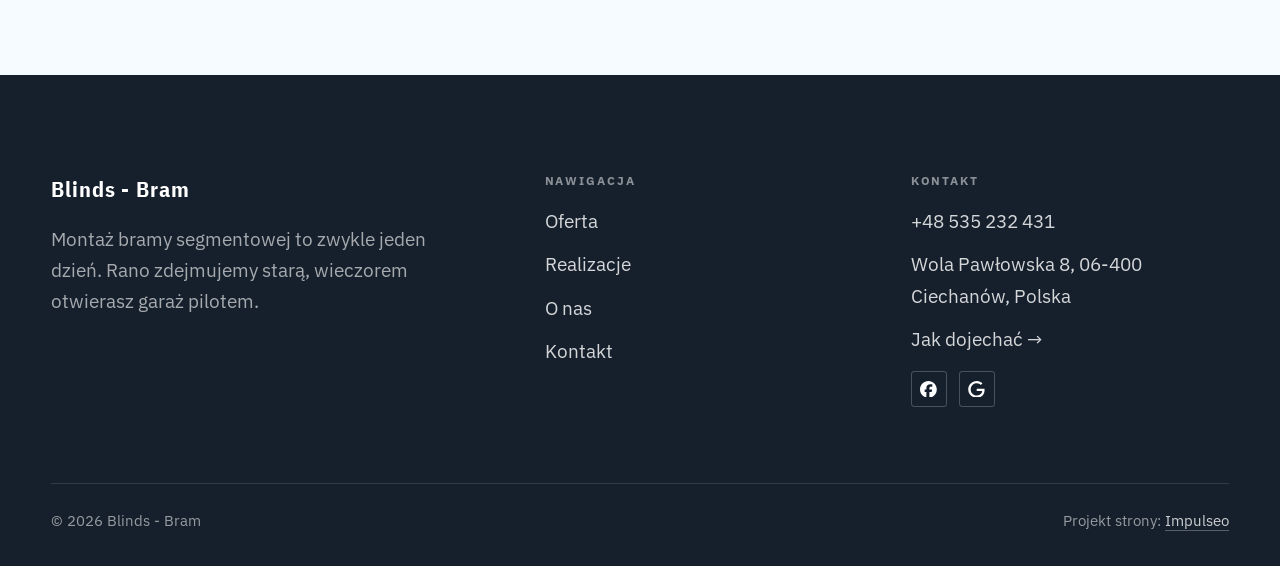
<file: kontakt.html>
<!DOCTYPE html>
<html lang="pl">
<head>
<meta charset="UTF-8">
<meta name="viewport" content="width=device-width, initial-scale=1.0">
<title>Kontakt - Blinds - Bram</title>
<meta name="description" content="Kontakt Blinds - Bram - Wola Pawłowska 8, 06-400 Ciechanów, Polska">
<link rel="canonical" href="https://kris20032.github.io/blinds-bram/kontakt.html">
<meta name="robots" content="noindex, nofollow">
<meta property="og:type" content="website">
<meta property="og:locale" content="pl_PL">
<meta property="og:site_name" content="Blinds - Bram">
<meta property="og:title" content="Kontakt - Blinds - Bram">
<meta property="og:description" content="Kontakt Blinds - Bram - Wola Pawłowska 8, 06-400 Ciechanów, Polska">
<meta property="og:url" content="https://kris20032.github.io/blinds-bram/kontakt.html">
<meta property="og:image" content="https://kris20032.github.io/blinds-bram/img/og.jpg">
<meta property="og:image:width" content="1200">
<meta property="og:image:height" content="630">
<meta name="twitter:card" content="summary_large_image">
<link rel="preconnect" href="https://fonts.googleapis.com">
<link rel="preconnect" href="https://fonts.gstatic.com" crossorigin>
<link href="https://fonts.googleapis.com/css2?family=IBM+Plex+Sans+Condensed:wght@500;600;700&family=IBM+Plex+Sans:wght@400;500;600&display=swap" rel="stylesheet">
<link rel="stylesheet" href="assets/styles.css?v=eafafc94">
</head>
<body>

<header class="nav">
  <div class="wrap nav-inner">
    <a class="brand brand-has-logo" href="index.html"><img class="brand-logo" src="img/logo.png" alt="Blinds - Bram" width="639" height="306" decoding="async"></a>
    <nav class="nav-links">
      <a href="oferta.html">Oferta</a>
      <a href="realizacje.html">Realizacje</a>
      <a href="o-nas.html">O nas</a>
      <a href="kontakt.html" class="active" aria-current="page">Kontakt</a>
      <a href="kontakt.html" class="btn btn-accent">Zapytaj o wycenę</a>
    </nav>
    <button class="nav-toggle" aria-label="Menu"><span></span><span></span><span></span></button>
  </div>
</header>

<main>
<section class="pagehead">
  <img src="img/g9.jpg" alt="Blinds - Bram - Zapytaj o wycenę" width="1775" height="1300" decoding="async">
  <div class="wrap">
    <span class="eyebrow">Kontakt</span>
    <h1>Zapytaj o wycenę</h1>
    <p>Odpowiemy na pytania i przygotujemy wycenę.</p>
  </div>
</section>
<section>
  <div class="wrap contact-grid">
    <div class="reveal">
      <span class="eyebrow">Dane kontaktowe</span>
      <h2 style="margin:var(--space-4) 0 var(--space-6)">Blinds - Bram</h2>
      <div class="info-list">
        <div class="info-row"><div class="ic"><svg class="ico-tel" width="16" height="16" viewBox="0 0 24 24" fill="none" aria-hidden="true"><path d="M6.6 10.8a15.5 15.5 0 0 0 6.6 6.6l2.2-2.2a1 1 0 0 1 1-.24 11.4 11.4 0 0 0 3.6.58 1 1 0 0 1 1 1V20a1 1 0 0 1-1 1A17 17 0 0 1 3 4a1 1 0 0 1 1-1h3.5a1 1 0 0 1 1 1c0 1.25.2 2.46.58 3.6a1 1 0 0 1-.25 1l-2.23 2.2Z" fill="currentColor"/></svg></div><div><div class="lbl">Telefon</div><a class="val" href="tel:+48535232431">+48 535 232 431</a></div></div>
        <div class="info-row"><div class="ic"><svg class="ico-pin" width="16" height="16" viewBox="0 0 24 24" fill="none" aria-hidden="true"><path d="M12 21s7-6.1 7-11.5A7 7 0 0 0 5 9.5C5 14.9 12 21 12 21Z" stroke="currentColor" stroke-width="1.6" fill="none"/><circle cx="12" cy="9.5" r="2.4" fill="currentColor"/></svg></div><div><div class="lbl">Adres</div><div class="val">Wola Pawłowska 8, 06-400 Ciechanów, Polska</div></div></div>
        <div class="info-row"><div class="ic"><svg class="ico-clock" width="16" height="16" viewBox="0 0 24 24" fill="none" aria-hidden="true"><circle cx="12" cy="12" r="8.2" stroke="currentColor" stroke-width="1.6"/><path d="M12 7.5V12l3.2 1.9" stroke="currentColor" stroke-width="1.6" stroke-linecap="round"/></svg></div><div><div class="lbl">Godziny</div><div class="val" style="font-weight:500">Poniedziałek-piątek 7:00-19:00</div></div></div>
      </div>
    </div>
    <div class="reveal">
      <div class="form">
        <h3 style="margin-bottom:var(--space-4)">Najszybciej telefonicznie</h3>
        <p class="muted" style="margin-bottom:var(--space-5)">Zadzwoń, opisz pomysł, a my powiemy, co i jak. Bez zobowiązań.</p>
        <a href="tel:+48535232431" class="btn btn-accent" style="justify-content:center">Zadzwoń: +48 535 232 431 <span class="arr">→</span></a>
      </div>
    </div>
  </div>
</section>
<section style="padding-top:0">
  <div class="wrap reveal">
    <iframe class="map" title="Blinds - Bram - Ciechanów" src="https://maps.google.com/maps?q=52.8962799%2C20.520055&z=15&output=embed" loading="lazy" referrerpolicy="no-referrer-when-downgrade"></iframe>
  </div>
</section>
</main>

<footer>
  <div class="wrap">
    <div class="foot-grid">
      <div class="foot-brand">
        <div class="name">Blinds - Bram</div>
        <p>Montaż bramy segmentowej to zwykle jeden dzień. Rano zdejmujemy starą, wieczorem otwierasz garaż pilotem.</p>
      </div>
      <div class="foot-col">
        <h4>Nawigacja</h4>
        <a href="oferta.html">Oferta</a>
        <a href="realizacje.html">Realizacje</a>
        <a href="o-nas.html">O nas</a>
        <a href="kontakt.html">Kontakt</a>
      </div>
      <div class="foot-col">
        <h4>Kontakt</h4>
        <a href="tel:+48535232431">+48 535 232 431</a>
        <p>Wola Pawłowska 8, 06-400 Ciechanów, Polska</p>
        <a href="https://maps.google.com/?cid=1052738780910608050&g_mp=Cidnb29nbGUubWFwcy5wbGFjZXMudjEuUGxhY2VzLlNlYXJjaFRleHQQAhgEIAA" target="_blank" rel="noopener">Jak dojechać →</a>
      <div class="foot-soc">
        <a class="soc" href="https://www.facebook.com/blinds.bram/" target="_blank" rel="noopener" aria-label="Facebook - Blinds - Bram"><svg viewBox="0 0 24 24" aria-hidden="true" focusable="false"><path d="M9.101 23.691v-7.98H6.627v-3.667h2.474v-1.58c0-4.085 1.848-5.978 5.858-5.978.401 0 .955.042 1.468.103a8.68 8.68 0 0 1 1.141.195v3.325a8.623 8.623 0 0 0-.653-.036 26.805 26.805 0 0 0-.733-.009c-.707 0-1.259.096-1.675.309a1.686 1.686 0 0 0-.679.622c-.258.42-.374.995-.374 1.752v1.297h3.919l-.386 2.103-.287 1.564h-3.246v8.245C19.396 23.238 24 18.179 24 12.044c0-6.627-5.373-12-12-12s-12 5.373-12 12c0 5.628 3.874 10.35 9.101 11.647Z" fill="currentColor"/></svg></a>
        <a class="soc" href="https://maps.google.com/?cid=1052738780910608050&g_mp=Cidnb29nbGUubWFwcy5wbGFjZXMudjEuUGxhY2VzLlNlYXJjaFRleHQQAhgEIAA" target="_blank" rel="noopener" aria-label="Google - Blinds - Bram"><svg viewBox="0 0 24 24" aria-hidden="true" focusable="false"><path d="M12.48 10.92v3.28h7.84c-.24 1.84-.853 3.187-1.787 4.133-1.147 1.147-2.933 2.4-6.053 2.4-4.827 0-8.6-3.893-8.6-8.72s3.773-8.72 8.6-8.72c2.6 0 4.507 1.027 5.907 2.347l2.307-2.307C18.747 1.44 16.133 0 12.48 0 5.867 0 .307 5.387.307 12s5.56 12 12.173 12c3.573 0 6.267-1.173 8.373-3.36 2.16-2.16 2.84-5.213 2.84-7.667 0-.76-.053-1.467-.173-2.053H12.48z" fill="currentColor"/></svg></a>
      </div>
      </div>
    </div>
    <div class="foot-bot">
      <span>© 2026 Blinds - Bram</span>
      <span>Projekt strony: <a class="foot-credit" href="https://impulseo.pl" target="_blank" rel="noopener">Impulseo</a></span>
    </div>
  </div>
</footer>
<div class="sticky-reserve"><a class="sr-book" href="kontakt.html">Zapytaj o wycenę</a><a class="sr-call" href="tel:+48535232431" aria-label="Zadzwoń"><svg class="ico-tel" width="16" height="16" viewBox="0 0 24 24" fill="none" aria-hidden="true"><path d="M6.6 10.8a15.5 15.5 0 0 0 6.6 6.6l2.2-2.2a1 1 0 0 1 1-.24 11.4 11.4 0 0 0 3.6.58 1 1 0 0 1 1 1V20a1 1 0 0 1-1 1A17 17 0 0 1 3 4a1 1 0 0 1 1-1h3.5a1 1 0 0 1 1 1c0 1.25.2 2.46.58 3.6a1 1 0 0 1-.25 1l-2.23 2.2Z" fill="currentColor"/></svg></a></div>
<div class="demo-wazne" data-do="2026-11-02" data-cykl="3" hidden><svg class="dw-ico" width="13" height="13" viewBox="0 0 24 24" fill="none" aria-hidden="true"><circle cx="12" cy="12" r="8.6" stroke="currentColor" stroke-width="1.8"/><path d="M12 7.2V12l3.3 2" stroke="currentColor" stroke-width="1.8" stroke-linecap="round"/></svg><span class="dw-txt"></span></div>

<script src="assets/main.js"></script>
</body>
</html>
</file>
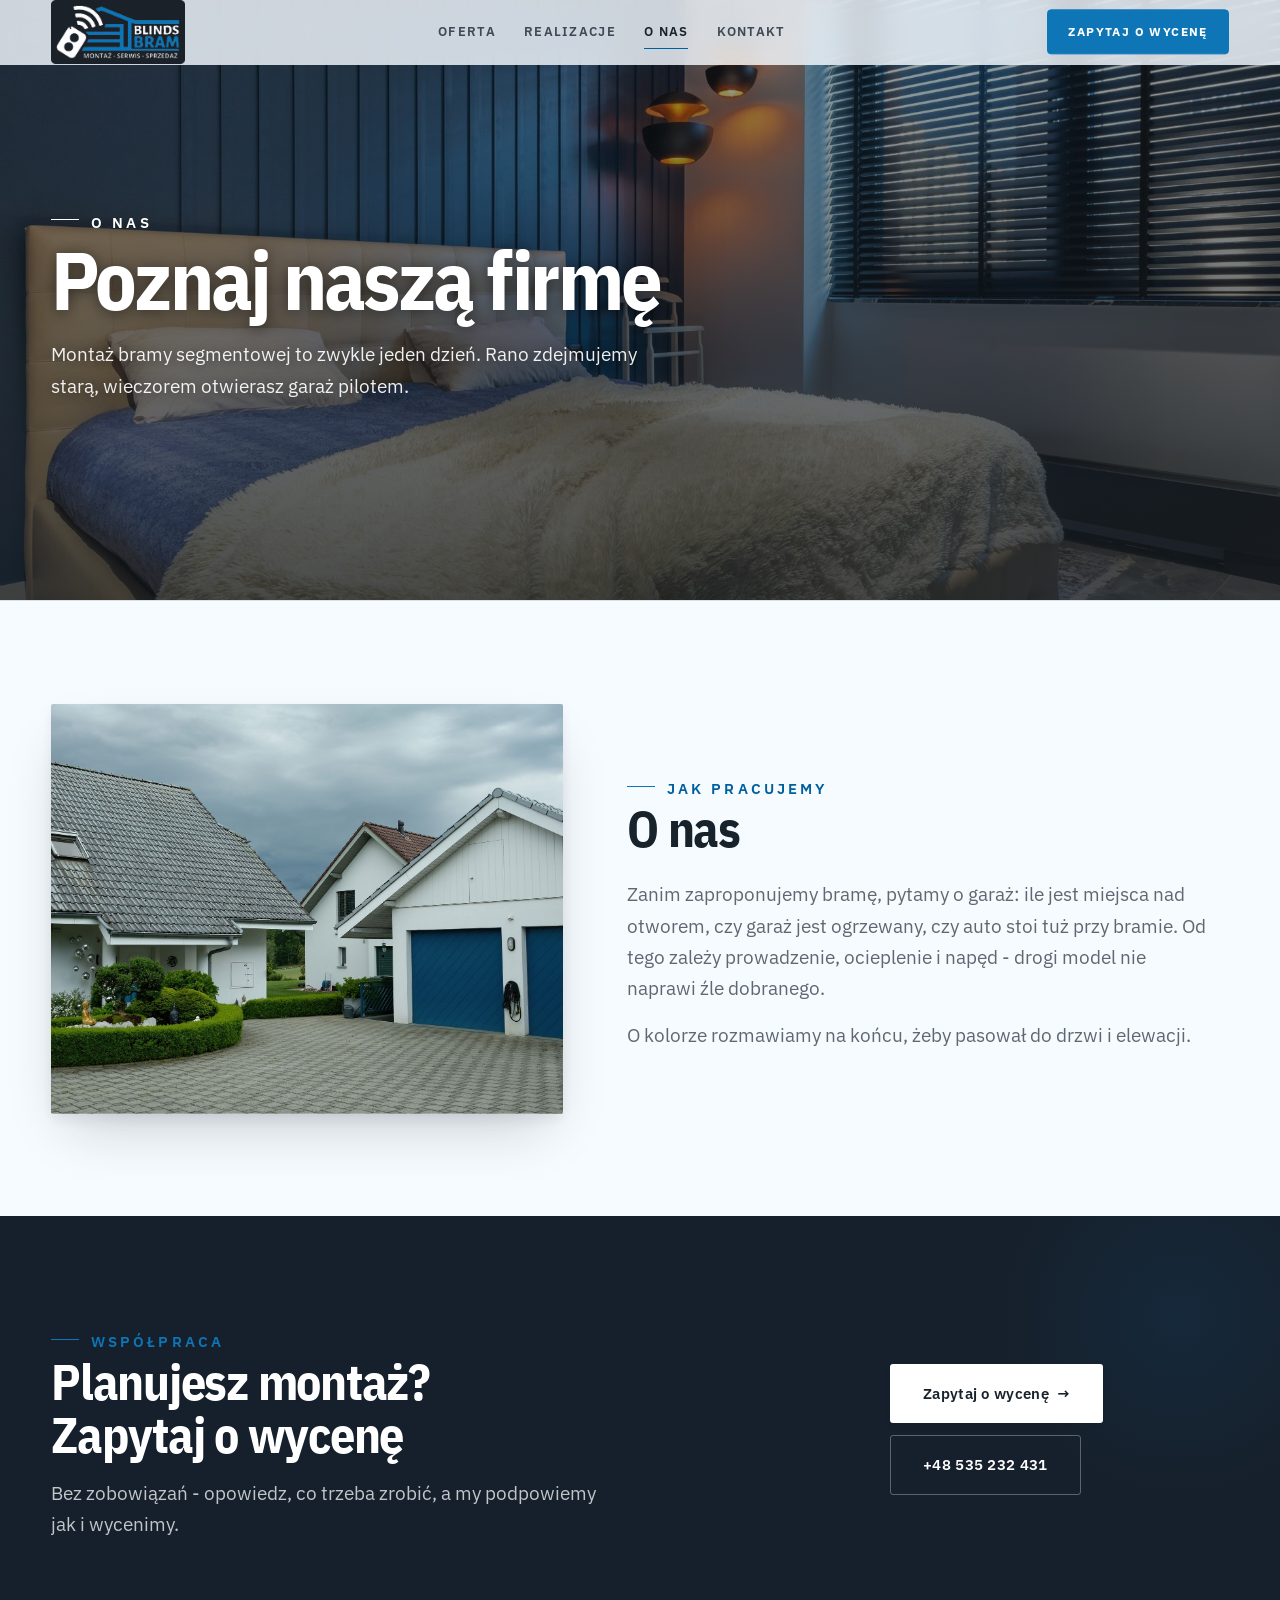
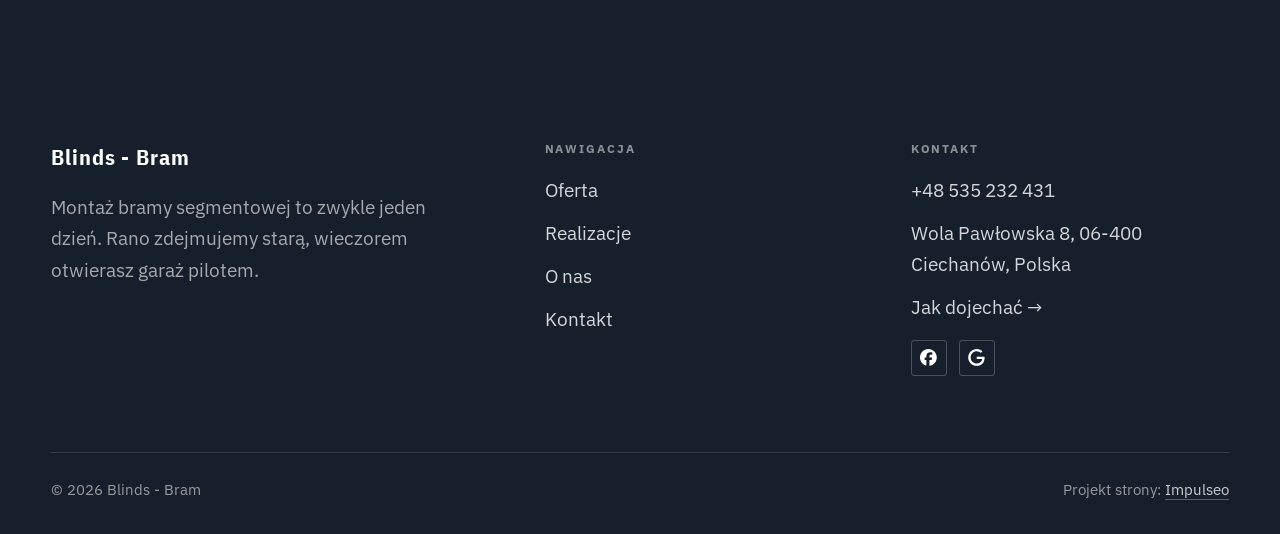
<file: o-nas.html>
<!DOCTYPE html>
<html lang="pl">
<head>
<meta charset="UTF-8">
<meta name="viewport" content="width=device-width, initial-scale=1.0">
<title>O nas - Blinds - Bram</title>
<meta name="description" content="Bramy garażowe segmentowe, automatyka, rolety i drzwi w Ciechanowie. Pomiar, montaż i serwis. Zadzwoń: +48 535 232 431.">
<link rel="canonical" href="https://kris20032.github.io/blinds-bram/o-nas.html">
<meta name="robots" content="noindex, nofollow">
<meta property="og:type" content="website">
<meta property="og:locale" content="pl_PL">
<meta property="og:site_name" content="Blinds - Bram">
<meta property="og:title" content="O nas - Blinds - Bram">
<meta property="og:description" content="Bramy garażowe segmentowe, automatyka, rolety i drzwi w Ciechanowie. Pomiar, montaż i serwis. Zadzwoń: +48 535 232 431.">
<meta property="og:url" content="https://kris20032.github.io/blinds-bram/o-nas.html">
<meta property="og:image" content="https://kris20032.github.io/blinds-bram/img/og.jpg">
<meta property="og:image:width" content="1200">
<meta property="og:image:height" content="630">
<meta name="twitter:card" content="summary_large_image">
<link rel="preconnect" href="https://fonts.googleapis.com">
<link rel="preconnect" href="https://fonts.gstatic.com" crossorigin>
<link href="https://fonts.googleapis.com/css2?family=IBM+Plex+Sans+Condensed:wght@500;600;700&family=IBM+Plex+Sans:wght@400;500;600&display=swap" rel="stylesheet">
<link rel="stylesheet" href="assets/styles.css?v=eafafc94">
</head>
<body>

<header class="nav">
  <div class="wrap nav-inner">
    <a class="brand brand-has-logo" href="index.html"><img class="brand-logo" src="img/logo.png" alt="Blinds - Bram" width="639" height="306" decoding="async"></a>
    <nav class="nav-links">
      <a href="oferta.html">Oferta</a>
      <a href="realizacje.html">Realizacje</a>
      <a href="o-nas.html" class="active" aria-current="page">O nas</a>
      <a href="kontakt.html">Kontakt</a>
      <a href="kontakt.html" class="btn btn-accent">Zapytaj o wycenę</a>
    </nav>
    <button class="nav-toggle" aria-label="Menu"><span></span><span></span><span></span></button>
  </div>
</header>

<main>
<section class="pagehead">
  <img src="img/g7.jpg" alt="Blinds - Bram - Poznaj naszą firmę" width="1770" height="1114" decoding="async">
  <div class="wrap">
    <span class="eyebrow">O nas</span>
    <h1>Poznaj naszą firmę</h1>
    <p>Montaż bramy segmentowej to zwykle jeden dzień. Rano zdejmujemy starą, wieczorem otwierasz garaż pilotem.</p>
  </div>
</section>
<section>
  <div class="wrap split">
    <div class="split-art reveal"><img src="img/about.jpg" alt="Blinds - Bram" loading="lazy" width="1880" height="1255" decoding="async"></div>
    <div class="split-copy reveal">
      <span class="eyebrow">Jak pracujemy</span>
      <h2>O nas</h2>
      <p class="muted">Zanim zaproponujemy bramę, pytamy o garaż: ile jest miejsca nad otworem, czy garaż jest ogrzewany, czy auto stoi tuż przy bramie. Od tego zależy prowadzenie, ocieplenie i napęd - drogi model nie naprawi źle dobranego.</p>
      <p class="muted">O kolorze rozmawiamy na końcu, żeby pasował do drzwi i elewacji.</p>
    </div>
  </div>
</section>


<section class="cta">
  <div class="wrap">
    <div class="reveal">
      <span class="eyebrow">Współpraca</span>
      <h2>Planujesz montaż? Zapytaj o wycenę</h2>
      <p>Bez zobowiązań - opowiedz, co trzeba zrobić, a my podpowiemy jak i wycenimy.</p>
    </div>
    <div class="cta-actions reveal">
      <a href="kontakt.html" class="btn btn-light">Zapytaj o wycenę <span class="arr">→</span></a>
      <a href="tel:+48535232431" class="btn btn-ghost btn-ghost-cta">+48 535 232 431</a>
    </div>
  </div>
</section>
</main>

<footer>
  <div class="wrap">
    <div class="foot-grid">
      <div class="foot-brand">
        <div class="name">Blinds - Bram</div>
        <p>Montaż bramy segmentowej to zwykle jeden dzień. Rano zdejmujemy starą, wieczorem otwierasz garaż pilotem.</p>
      </div>
      <div class="foot-col">
        <h4>Nawigacja</h4>
        <a href="oferta.html">Oferta</a>
        <a href="realizacje.html">Realizacje</a>
        <a href="o-nas.html">O nas</a>
        <a href="kontakt.html">Kontakt</a>
      </div>
      <div class="foot-col">
        <h4>Kontakt</h4>
        <a href="tel:+48535232431">+48 535 232 431</a>
        <p>Wola Pawłowska 8, 06-400 Ciechanów, Polska</p>
        <a href="https://maps.google.com/?cid=1052738780910608050&g_mp=Cidnb29nbGUubWFwcy5wbGFjZXMudjEuUGxhY2VzLlNlYXJjaFRleHQQAhgEIAA" target="_blank" rel="noopener">Jak dojechać →</a>
      <div class="foot-soc">
        <a class="soc" href="https://www.facebook.com/blinds.bram/" target="_blank" rel="noopener" aria-label="Facebook - Blinds - Bram"><svg viewBox="0 0 24 24" aria-hidden="true" focusable="false"><path d="M9.101 23.691v-7.98H6.627v-3.667h2.474v-1.58c0-4.085 1.848-5.978 5.858-5.978.401 0 .955.042 1.468.103a8.68 8.68 0 0 1 1.141.195v3.325a8.623 8.623 0 0 0-.653-.036 26.805 26.805 0 0 0-.733-.009c-.707 0-1.259.096-1.675.309a1.686 1.686 0 0 0-.679.622c-.258.42-.374.995-.374 1.752v1.297h3.919l-.386 2.103-.287 1.564h-3.246v8.245C19.396 23.238 24 18.179 24 12.044c0-6.627-5.373-12-12-12s-12 5.373-12 12c0 5.628 3.874 10.35 9.101 11.647Z" fill="currentColor"/></svg></a>
        <a class="soc" href="https://maps.google.com/?cid=1052738780910608050&g_mp=Cidnb29nbGUubWFwcy5wbGFjZXMudjEuUGxhY2VzLlNlYXJjaFRleHQQAhgEIAA" target="_blank" rel="noopener" aria-label="Google - Blinds - Bram"><svg viewBox="0 0 24 24" aria-hidden="true" focusable="false"><path d="M12.48 10.92v3.28h7.84c-.24 1.84-.853 3.187-1.787 4.133-1.147 1.147-2.933 2.4-6.053 2.4-4.827 0-8.6-3.893-8.6-8.72s3.773-8.72 8.6-8.72c2.6 0 4.507 1.027 5.907 2.347l2.307-2.307C18.747 1.44 16.133 0 12.48 0 5.867 0 .307 5.387.307 12s5.56 12 12.173 12c3.573 0 6.267-1.173 8.373-3.36 2.16-2.16 2.84-5.213 2.84-7.667 0-.76-.053-1.467-.173-2.053H12.48z" fill="currentColor"/></svg></a>
      </div>
      </div>
    </div>
    <div class="foot-bot">
      <span>© 2026 Blinds - Bram</span>
      <span>Projekt strony: <a class="foot-credit" href="https://impulseo.pl" target="_blank" rel="noopener">Impulseo</a></span>
    </div>
  </div>
</footer>
<div class="sticky-reserve"><a class="sr-book" href="kontakt.html">Zapytaj o wycenę</a><a class="sr-call" href="tel:+48535232431" aria-label="Zadzwoń"><svg class="ico-tel" width="16" height="16" viewBox="0 0 24 24" fill="none" aria-hidden="true"><path d="M6.6 10.8a15.5 15.5 0 0 0 6.6 6.6l2.2-2.2a1 1 0 0 1 1-.24 11.4 11.4 0 0 0 3.6.58 1 1 0 0 1 1 1V20a1 1 0 0 1-1 1A17 17 0 0 1 3 4a1 1 0 0 1 1-1h3.5a1 1 0 0 1 1 1c0 1.25.2 2.46.58 3.6a1 1 0 0 1-.25 1l-2.23 2.2Z" fill="currentColor"/></svg></a></div>
<div class="demo-wazne" data-do="2026-11-02" data-cykl="3" hidden><svg class="dw-ico" width="13" height="13" viewBox="0 0 24 24" fill="none" aria-hidden="true"><circle cx="12" cy="12" r="8.6" stroke="currentColor" stroke-width="1.8"/><path d="M12 7.2V12l3.3 2" stroke="currentColor" stroke-width="1.8" stroke-linecap="round"/></svg><span class="dw-txt"></span></div>

<script src="assets/main.js"></script>
</body>
</html>
</file>
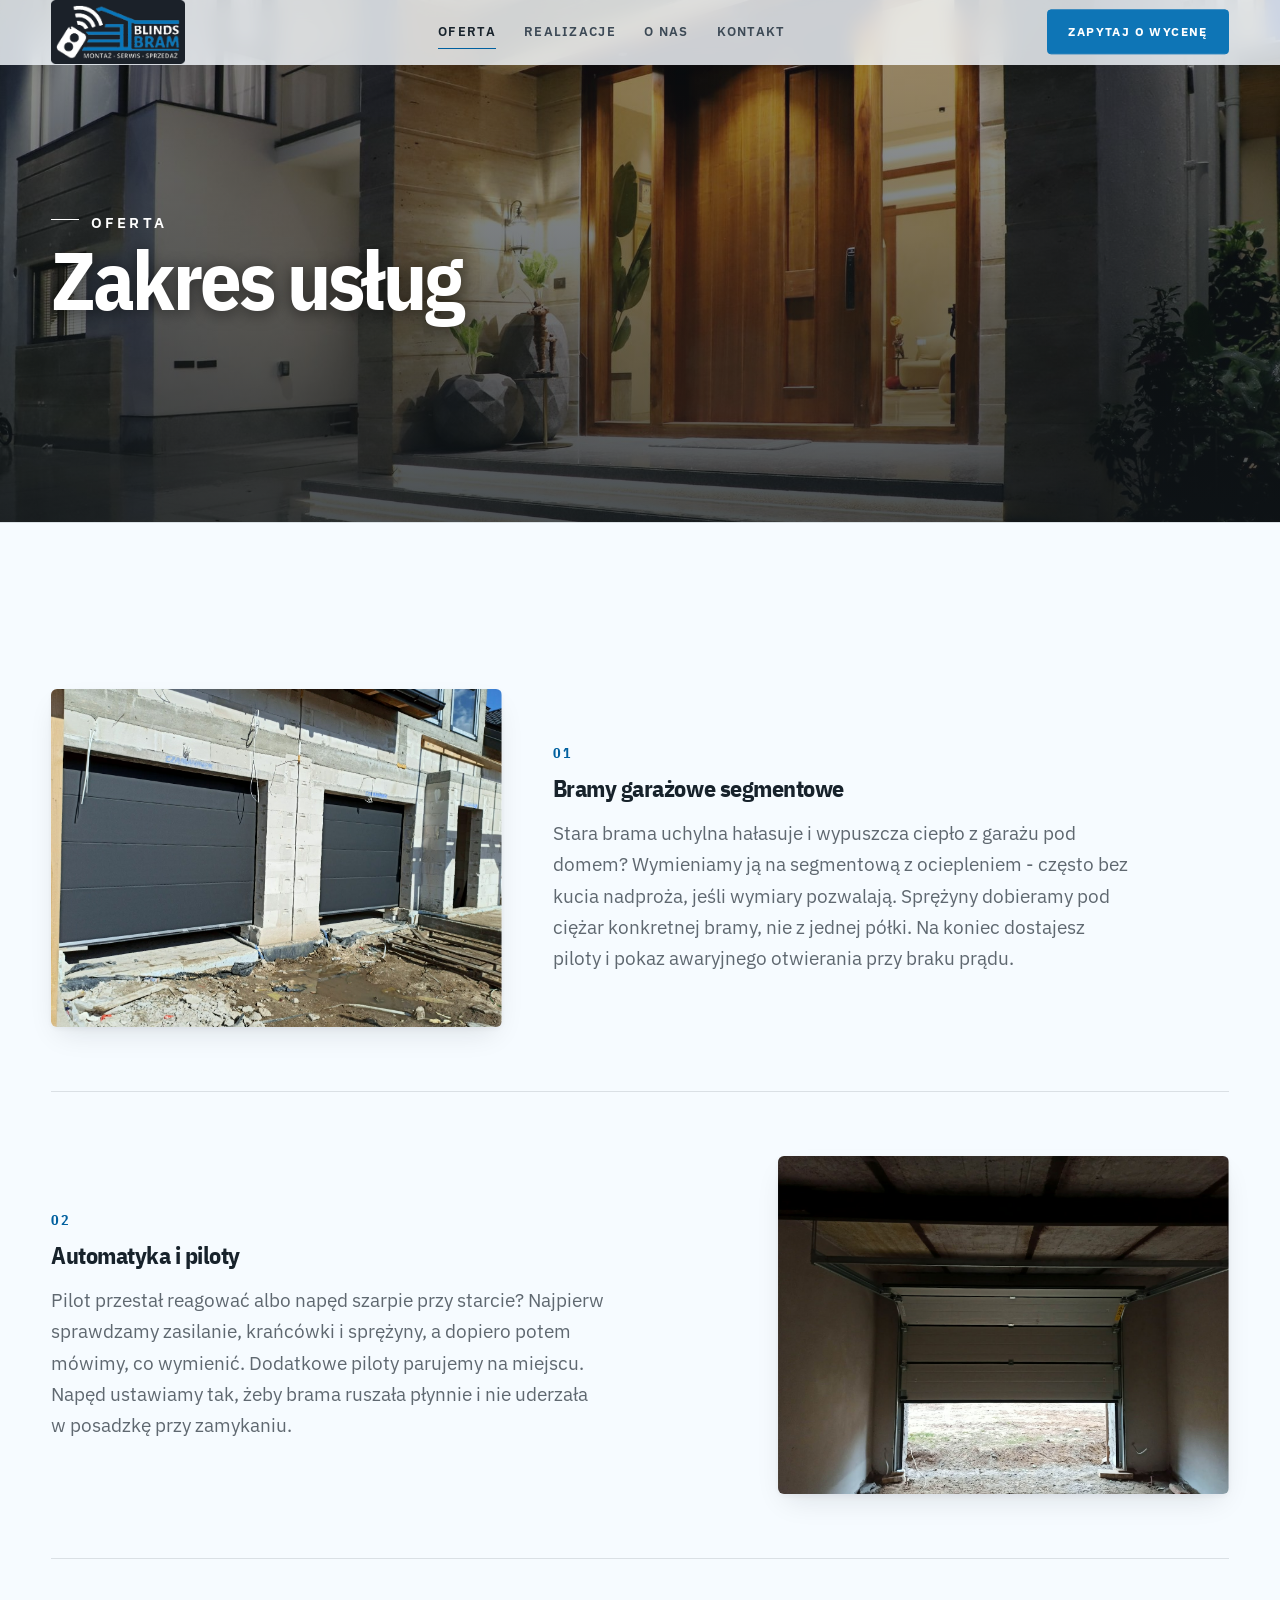
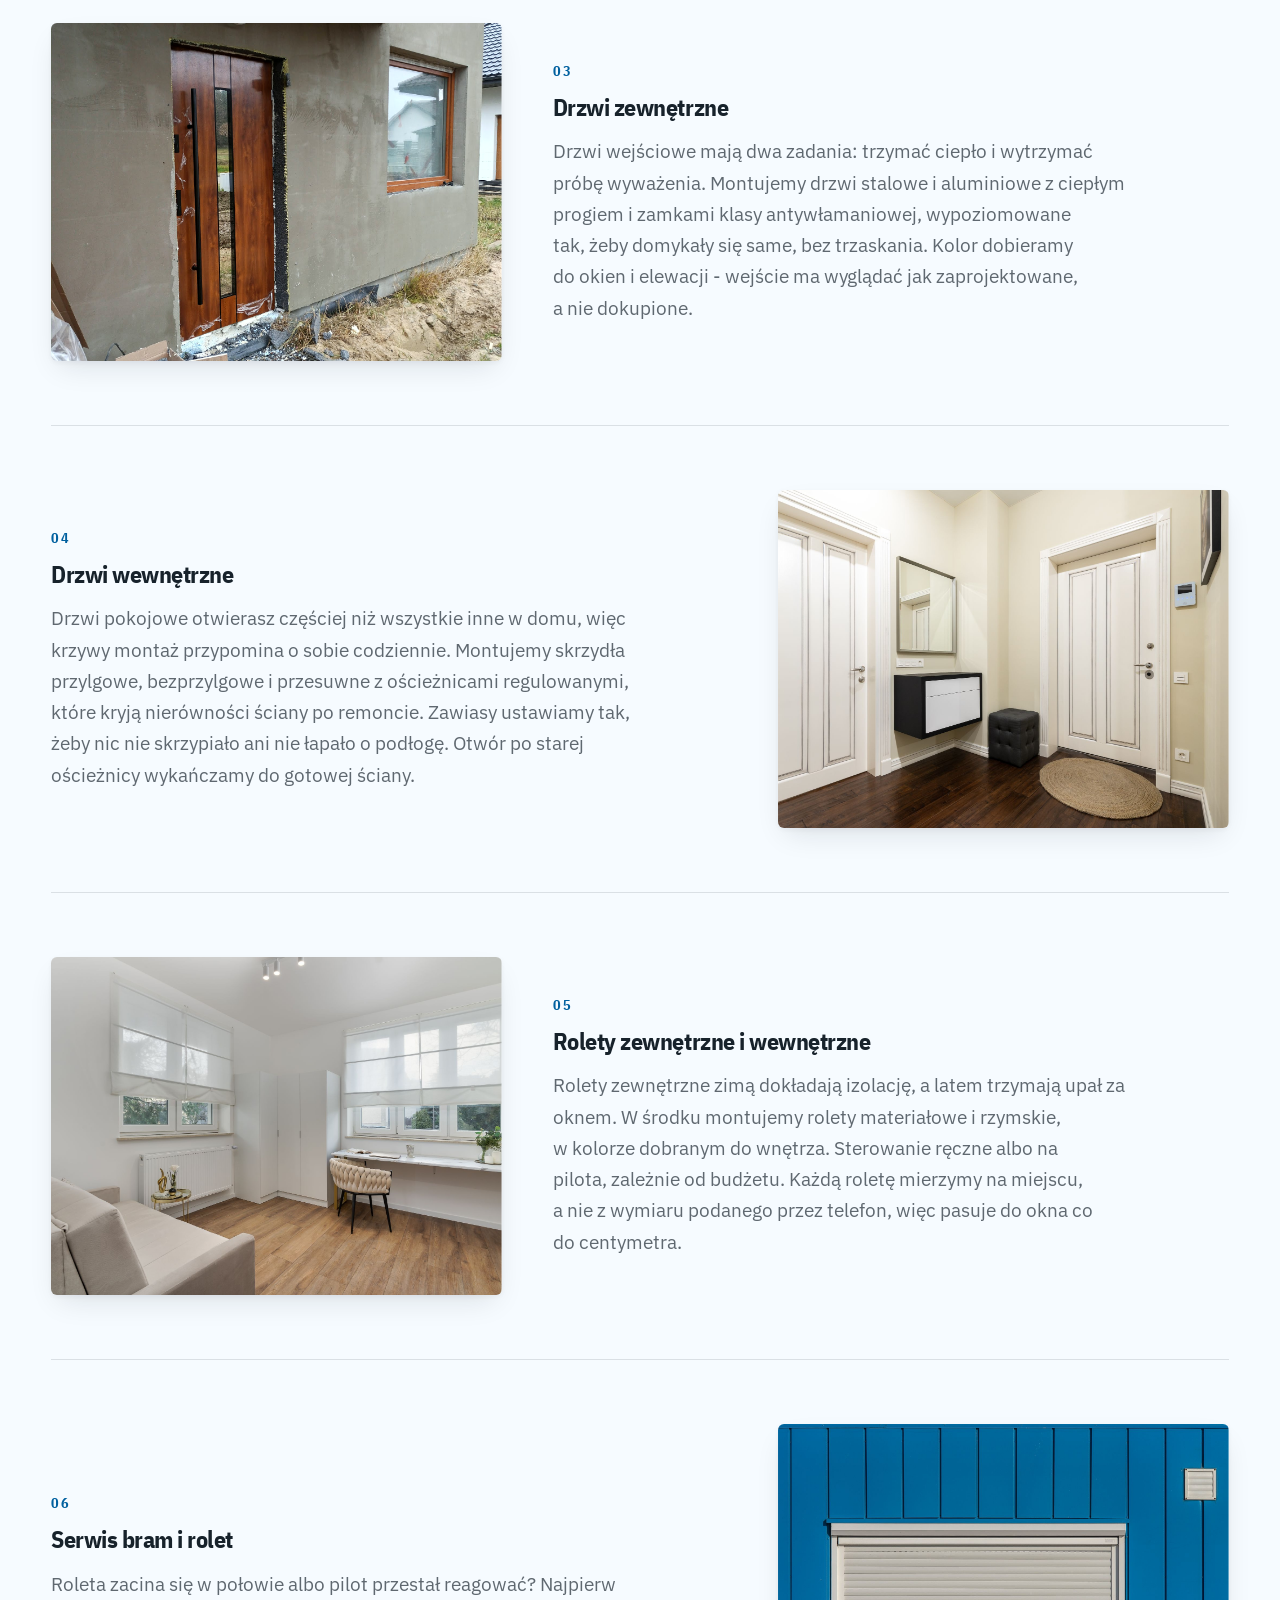
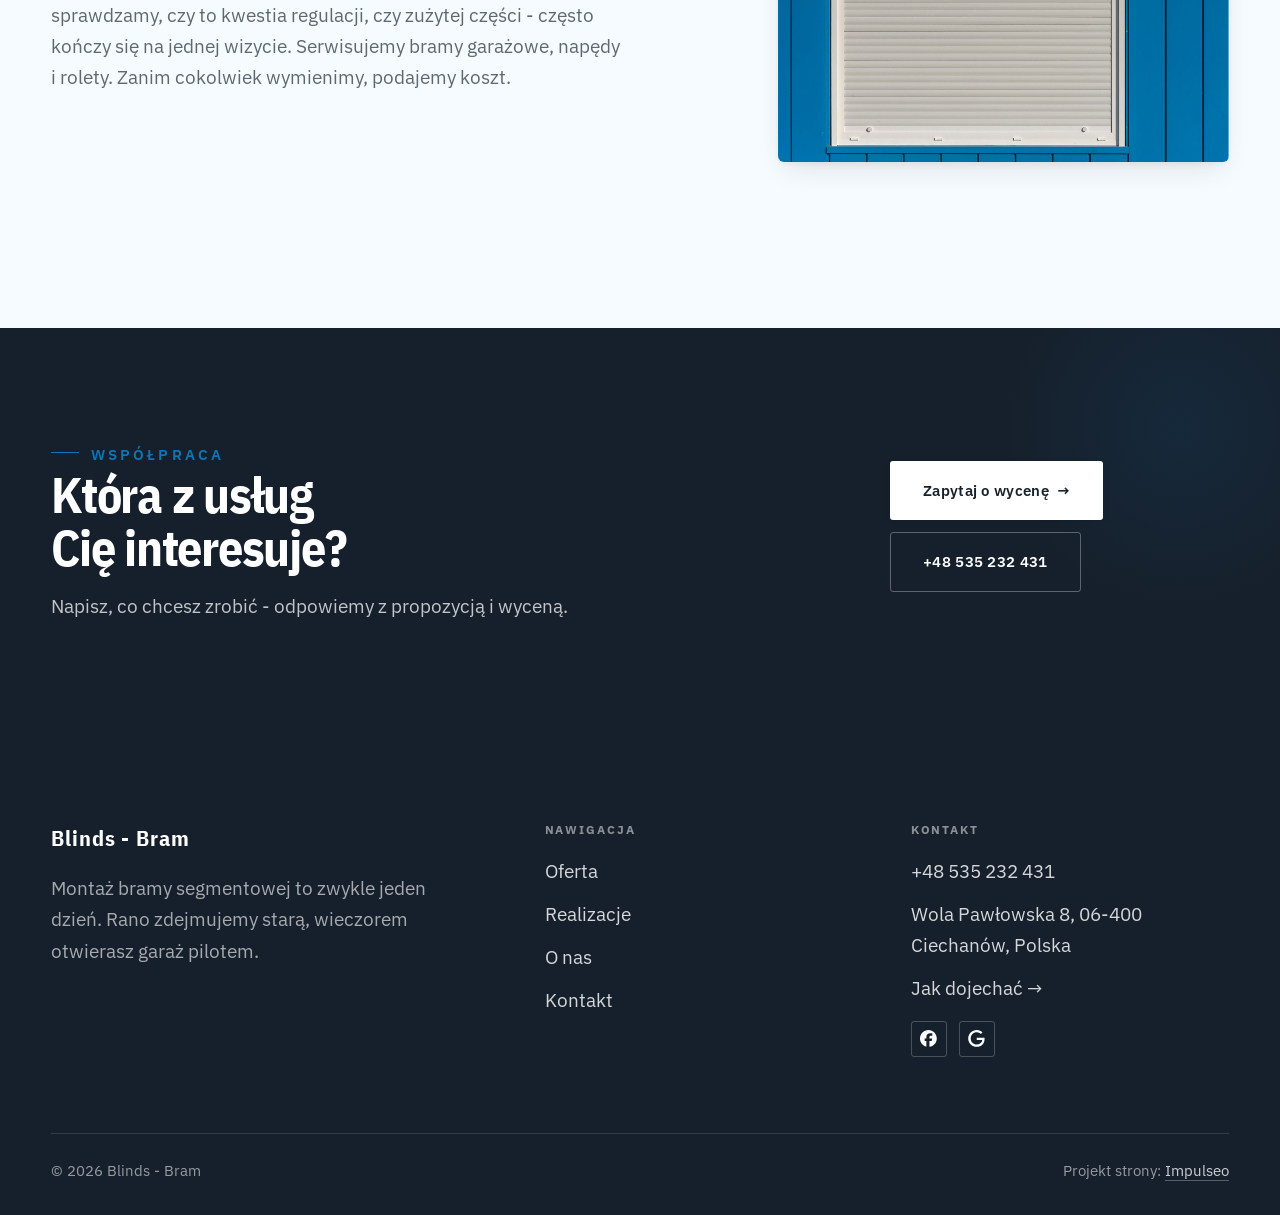
<file: oferta.html>
<!DOCTYPE html>
<html lang="pl">
<head>
<meta charset="UTF-8">
<meta name="viewport" content="width=device-width, initial-scale=1.0">
<title>Oferta - Blinds - Bram</title>
<meta name="description" content="Bramy garażowe segmentowe, automatyka, rolety i drzwi w Ciechanowie. Pomiar, montaż i serwis. Zadzwoń: +48 535 232 431.">
<link rel="canonical" href="https://kris20032.github.io/blinds-bram/oferta.html">
<meta name="robots" content="noindex, nofollow">
<meta property="og:type" content="website">
<meta property="og:locale" content="pl_PL">
<meta property="og:site_name" content="Blinds - Bram">
<meta property="og:title" content="Oferta - Blinds - Bram">
<meta property="og:description" content="Bramy garażowe segmentowe, automatyka, rolety i drzwi w Ciechanowie. Pomiar, montaż i serwis. Zadzwoń: +48 535 232 431.">
<meta property="og:url" content="https://kris20032.github.io/blinds-bram/oferta.html">
<meta property="og:image" content="https://kris20032.github.io/blinds-bram/img/og.jpg">
<meta property="og:image:width" content="1200">
<meta property="og:image:height" content="630">
<meta name="twitter:card" content="summary_large_image">
<link rel="preconnect" href="https://fonts.googleapis.com">
<link rel="preconnect" href="https://fonts.gstatic.com" crossorigin>
<link href="https://fonts.googleapis.com/css2?family=IBM+Plex+Sans+Condensed:wght@500;600;700&family=IBM+Plex+Sans:wght@400;500;600&display=swap" rel="stylesheet">
<link rel="stylesheet" href="assets/styles.css?v=eafafc94">
</head>
<body>

<header class="nav">
  <div class="wrap nav-inner">
    <a class="brand brand-has-logo" href="index.html"><img class="brand-logo" src="img/logo.png" alt="Blinds - Bram" width="639" height="306" decoding="async"></a>
    <nav class="nav-links">
      <a href="oferta.html" class="active" aria-current="page">Oferta</a>
      <a href="realizacje.html">Realizacje</a>
      <a href="o-nas.html">O nas</a>
      <a href="kontakt.html">Kontakt</a>
      <a href="kontakt.html" class="btn btn-accent">Zapytaj o wycenę</a>
    </nav>
    <button class="nav-toggle" aria-label="Menu"><span></span><span></span><span></span></button>
  </div>
</header>

<main>
<section class="pagehead">
  <img src="img/g6.jpg" alt="Blinds - Bram - Zakres usług" width="1776" height="1120" decoding="async">
  <div class="wrap">
    <span class="eyebrow">Oferta</span>
    <h1>Zakres usług</h1>
  </div>
</section>
<section>
  <div class="wrap">
    <div class="svc-row reveal">
      <div class="svc-row-art"><img src="img/g1.jpg" alt="Bramy garażowe segmentowe" loading="lazy" width="1818" height="1184" decoding="async"></div>
      <div>
        <span class="num">01</span>
        <h3>Bramy garażowe segmentowe</h3>
        <p class="muted">Stara brama uchylna hałasuje i wypuszcza ciepło z garażu pod domem? Wymieniamy ją na segmentową z ociepleniem - często bez kucia nadproża, jeśli wymiary pozwalają. Sprężyny dobieramy pod ciężar konkretnej bramy, nie z jednej półki. Na koniec dostajesz piloty i pokaz awaryjnego otwierania przy braku prądu.</p>
      </div>
    </div>
    <div class="svc-row rev reveal">
      <div class="svc-row-art"><img src="img/g2.jpg" alt="Automatyka i piloty" loading="lazy" width="1502" height="1084" decoding="async"></div>
      <div>
        <span class="num">02</span>
        <h3>Automatyka i piloty</h3>
        <p class="muted">Pilot przestał reagować albo napęd szarpie przy starcie? Najpierw sprawdzamy zasilanie, krańcówki i sprężyny, a dopiero potem mówimy, co wymienić. Dodatkowe piloty parujemy na miejscu. Napęd ustawiamy tak, żeby brama ruszała płynnie i nie uderzała w posadzkę przy zamykaniu.</p>
      </div>
    </div>
    <div class="svc-row reveal">
      <div class="svc-row-art"><img src="img/g3.jpg" alt="Drzwi zewnętrzne" loading="lazy" width="1564" height="1168" decoding="async"></div>
      <div>
        <span class="num">03</span>
        <h3>Drzwi zewnętrzne</h3>
        <p class="muted">Drzwi wejściowe mają dwa zadania: trzymać ciepło i wytrzymać próbę wyważenia. Montujemy drzwi stalowe i aluminiowe z ciepłym progiem i zamkami klasy antywłamaniowej, wypoziomowane tak, żeby domykały się same, bez trzaskania. Kolor dobieramy do okien i elewacji - wejście ma wyglądać jak zaprojektowane, a nie dokupione.</p>
      </div>
    </div>
    <div class="svc-row rev reveal">
      <div class="svc-row-art"><img src="img/g15.jpg" alt="Drzwi wewnętrzne" loading="lazy" width="1600" height="2133" decoding="async"></div>
      <div>
        <span class="num">04</span>
        <h3>Drzwi wewnętrzne</h3>
        <p class="muted">Drzwi pokojowe otwierasz częściej niż wszystkie inne w domu, więc krzywy montaż przypomina o sobie codziennie. Montujemy skrzydła przylgowe, bezprzylgowe i przesuwne z ościeżnicami regulowanymi, które kryją nierówności ściany po remoncie. Zawiasy ustawiamy tak, żeby nic nie skrzypiało ani nie łapało o podłogę. Otwór po starej ościeżnicy wykańczamy do gotowej ściany.</p>
      </div>
    </div>
    <div class="svc-row reveal">
      <div class="svc-row-art"><img src="img/g4.jpg" alt="Rolety zewnętrzne i wewnętrzne" loading="lazy" width="1830" height="1200" decoding="async"></div>
      <div>
        <span class="num">05</span>
        <h3>Rolety zewnętrzne i wewnętrzne</h3>
        <p class="muted">Rolety zewnętrzne zimą dokładają izolację, a latem trzymają upał za oknem. W środku montujemy rolety materiałowe i rzymskie, w kolorze dobranym do wnętrza. Sterowanie ręczne albo na pilota, zależnie od budżetu. Każdą roletę mierzymy na miejscu, a nie z wymiaru podanego przez telefon, więc pasuje do okna co do centymetra.</p>
      </div>
    </div>
    <div class="svc-row rev reveal">
      <div class="svc-row-art"><img src="img/g8.jpg" alt="Serwis bram i rolet" loading="lazy" width="1880" height="1253" decoding="async"></div>
      <div>
        <span class="num">06</span>
        <h3>Serwis bram i rolet</h3>
        <p class="muted">Roleta zacina się w połowie albo pilot przestał reagować? Najpierw sprawdzamy, czy to kwestia regulacji, czy zużytej części - często kończy się na jednej wizycie. Serwisujemy bramy garażowe, napędy i rolety. Zanim cokolwiek wymienimy, podajemy koszt.</p>
      </div>
    </div>
  </div>
</section>

<section class="cta">
  <div class="wrap">
    <div class="reveal">
      <span class="eyebrow">Współpraca</span>
      <h2>Która z usług Cię interesuje?</h2>
      <p>Napisz, co chcesz zrobić - odpowiemy z propozycją i wyceną.</p>
    </div>
    <div class="cta-actions reveal">
      <a href="kontakt.html" class="btn btn-light">Zapytaj o wycenę <span class="arr">→</span></a>
      <a href="tel:+48535232431" class="btn btn-ghost btn-ghost-cta">+48 535 232 431</a>
    </div>
  </div>
</section>
</main>

<footer>
  <div class="wrap">
    <div class="foot-grid">
      <div class="foot-brand">
        <div class="name">Blinds - Bram</div>
        <p>Montaż bramy segmentowej to zwykle jeden dzień. Rano zdejmujemy starą, wieczorem otwierasz garaż pilotem.</p>
      </div>
      <div class="foot-col">
        <h4>Nawigacja</h4>
        <a href="oferta.html">Oferta</a>
        <a href="realizacje.html">Realizacje</a>
        <a href="o-nas.html">O nas</a>
        <a href="kontakt.html">Kontakt</a>
      </div>
      <div class="foot-col">
        <h4>Kontakt</h4>
        <a href="tel:+48535232431">+48 535 232 431</a>
        <p>Wola Pawłowska 8, 06-400 Ciechanów, Polska</p>
        <a href="https://maps.google.com/?cid=1052738780910608050&g_mp=Cidnb29nbGUubWFwcy5wbGFjZXMudjEuUGxhY2VzLlNlYXJjaFRleHQQAhgEIAA" target="_blank" rel="noopener">Jak dojechać →</a>
      <div class="foot-soc">
        <a class="soc" href="https://www.facebook.com/blinds.bram/" target="_blank" rel="noopener" aria-label="Facebook - Blinds - Bram"><svg viewBox="0 0 24 24" aria-hidden="true" focusable="false"><path d="M9.101 23.691v-7.98H6.627v-3.667h2.474v-1.58c0-4.085 1.848-5.978 5.858-5.978.401 0 .955.042 1.468.103a8.68 8.68 0 0 1 1.141.195v3.325a8.623 8.623 0 0 0-.653-.036 26.805 26.805 0 0 0-.733-.009c-.707 0-1.259.096-1.675.309a1.686 1.686 0 0 0-.679.622c-.258.42-.374.995-.374 1.752v1.297h3.919l-.386 2.103-.287 1.564h-3.246v8.245C19.396 23.238 24 18.179 24 12.044c0-6.627-5.373-12-12-12s-12 5.373-12 12c0 5.628 3.874 10.35 9.101 11.647Z" fill="currentColor"/></svg></a>
        <a class="soc" href="https://maps.google.com/?cid=1052738780910608050&g_mp=Cidnb29nbGUubWFwcy5wbGFjZXMudjEuUGxhY2VzLlNlYXJjaFRleHQQAhgEIAA" target="_blank" rel="noopener" aria-label="Google - Blinds - Bram"><svg viewBox="0 0 24 24" aria-hidden="true" focusable="false"><path d="M12.48 10.92v3.28h7.84c-.24 1.84-.853 3.187-1.787 4.133-1.147 1.147-2.933 2.4-6.053 2.4-4.827 0-8.6-3.893-8.6-8.72s3.773-8.72 8.6-8.72c2.6 0 4.507 1.027 5.907 2.347l2.307-2.307C18.747 1.44 16.133 0 12.48 0 5.867 0 .307 5.387.307 12s5.56 12 12.173 12c3.573 0 6.267-1.173 8.373-3.36 2.16-2.16 2.84-5.213 2.84-7.667 0-.76-.053-1.467-.173-2.053H12.48z" fill="currentColor"/></svg></a>
      </div>
      </div>
    </div>
    <div class="foot-bot">
      <span>© 2026 Blinds - Bram</span>
      <span>Projekt strony: <a class="foot-credit" href="https://impulseo.pl" target="_blank" rel="noopener">Impulseo</a></span>
    </div>
  </div>
</footer>
<div class="sticky-reserve"><a class="sr-book" href="kontakt.html">Zapytaj o wycenę</a><a class="sr-call" href="tel:+48535232431" aria-label="Zadzwoń"><svg class="ico-tel" width="16" height="16" viewBox="0 0 24 24" fill="none" aria-hidden="true"><path d="M6.6 10.8a15.5 15.5 0 0 0 6.6 6.6l2.2-2.2a1 1 0 0 1 1-.24 11.4 11.4 0 0 0 3.6.58 1 1 0 0 1 1 1V20a1 1 0 0 1-1 1A17 17 0 0 1 3 4a1 1 0 0 1 1-1h3.5a1 1 0 0 1 1 1c0 1.25.2 2.46.58 3.6a1 1 0 0 1-.25 1l-2.23 2.2Z" fill="currentColor"/></svg></a></div>
<div class="demo-wazne" data-do="2026-11-02" data-cykl="3" hidden><svg class="dw-ico" width="13" height="13" viewBox="0 0 24 24" fill="none" aria-hidden="true"><circle cx="12" cy="12" r="8.6" stroke="currentColor" stroke-width="1.8"/><path d="M12 7.2V12l3.3 2" stroke="currentColor" stroke-width="1.8" stroke-linecap="round"/></svg><span class="dw-txt"></span></div>

<script src="assets/main.js"></script>
</body>
</html>
</file>
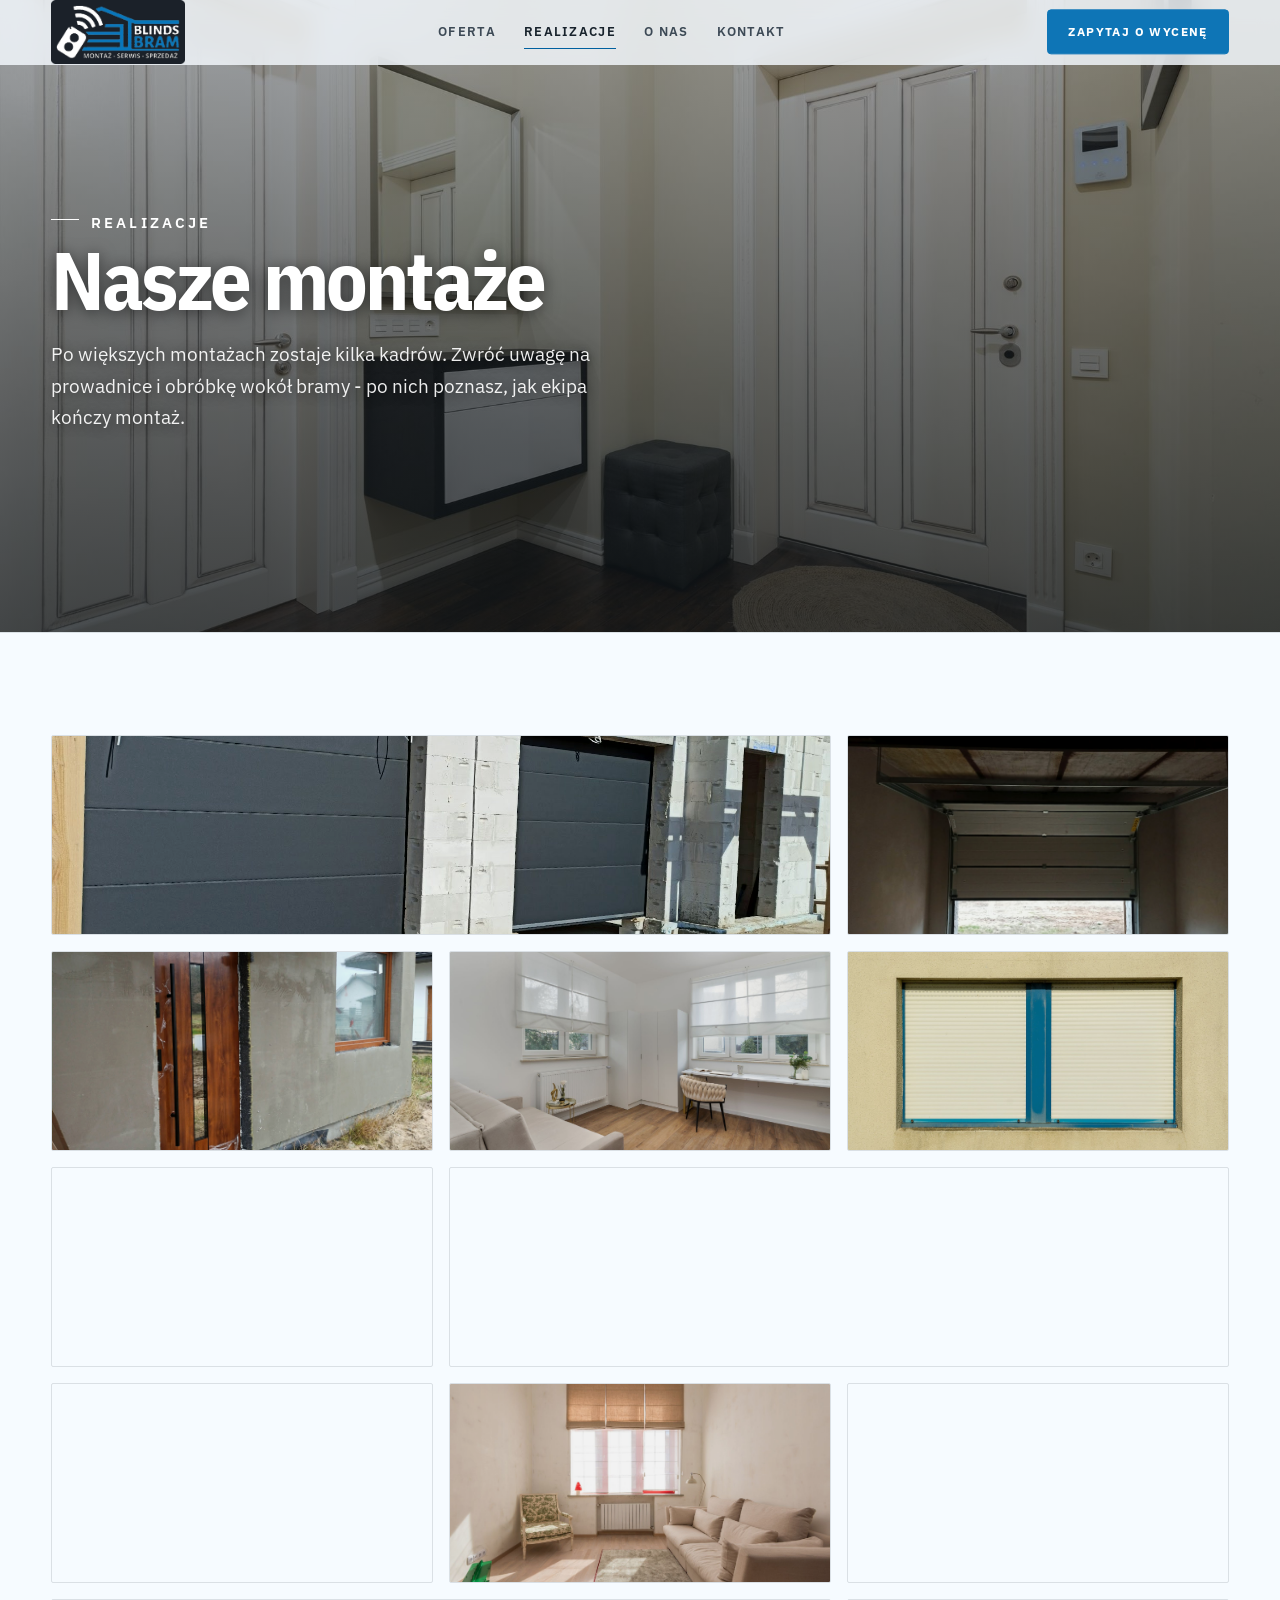
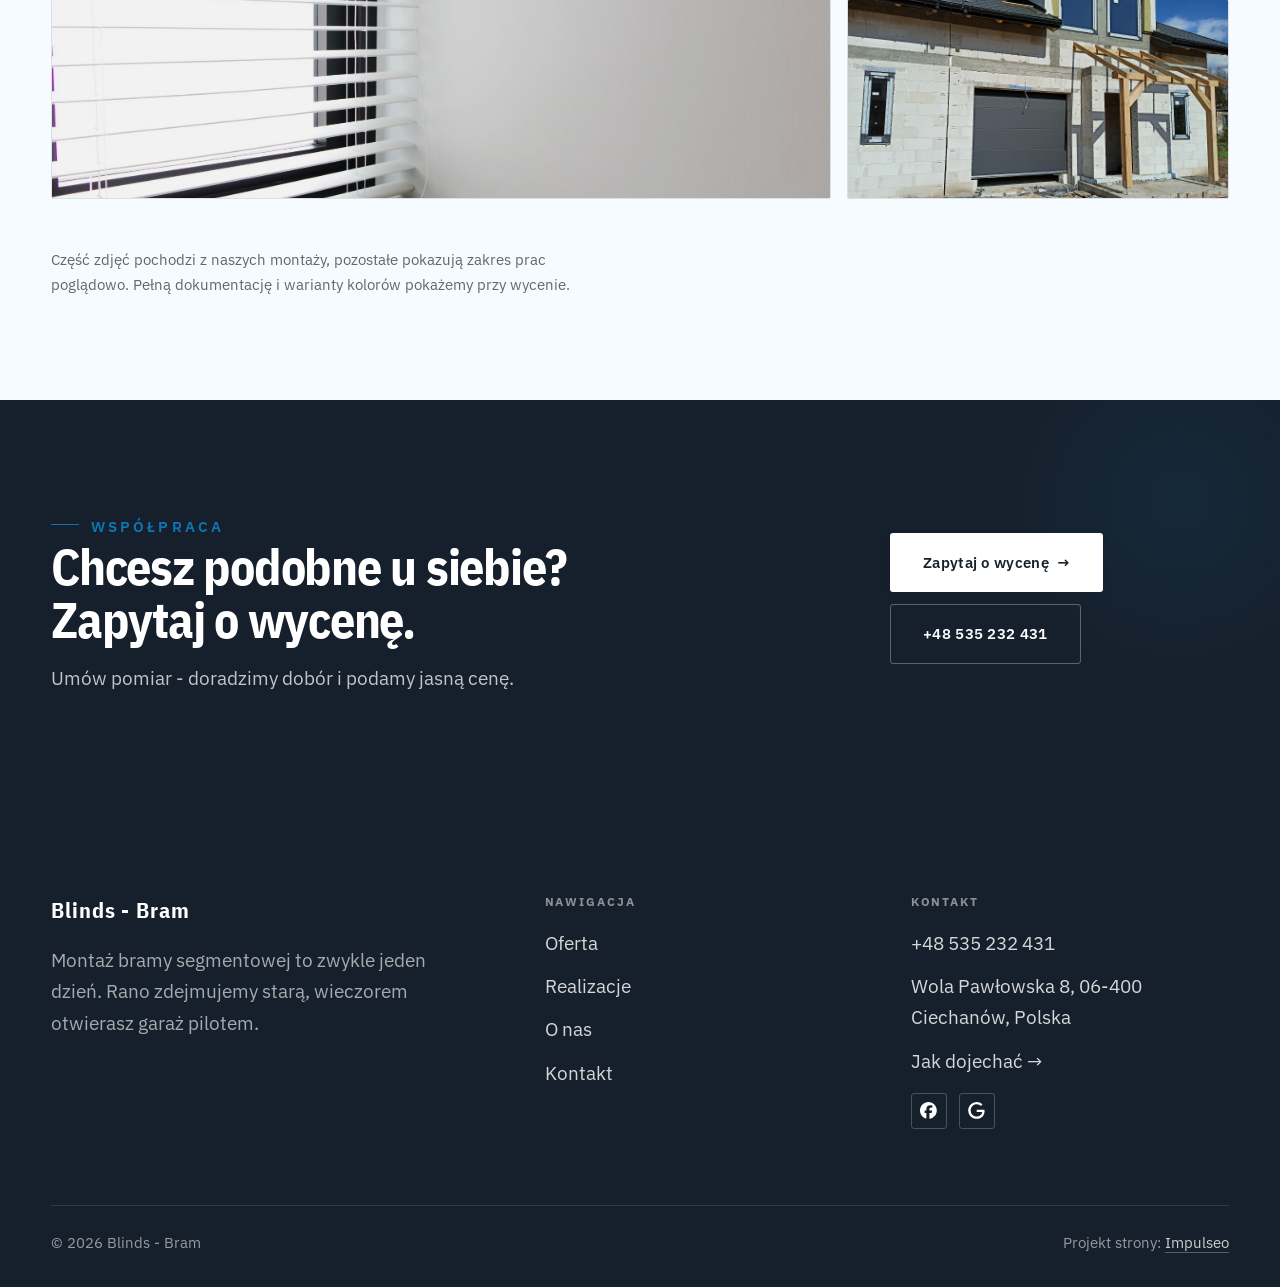
<file: realizacje.html>
<!DOCTYPE html>
<html lang="pl">
<head>
<meta charset="UTF-8">
<meta name="viewport" content="width=device-width, initial-scale=1.0">
<title>Realizacje - Blinds - Bram</title>
<meta name="description" content="Realizacje Blinds - Bram: Bramy segmentowe w nowym domu, Brama od środka garażu, Drzwi wejściowe, Rolety rzymskie, Rolety zewnętrzne">
<link rel="canonical" href="https://kris20032.github.io/blinds-bram/realizacje.html">
<meta name="robots" content="noindex, nofollow">
<meta property="og:type" content="website">
<meta property="og:locale" content="pl_PL">
<meta property="og:site_name" content="Blinds - Bram">
<meta property="og:title" content="Realizacje - Blinds - Bram">
<meta property="og:description" content="Realizacje Blinds - Bram: Bramy segmentowe w nowym domu, Brama od środka garażu, Drzwi wejściowe, Rolety rzymskie, Rolety zewnętrzne">
<meta property="og:url" content="https://kris20032.github.io/blinds-bram/realizacje.html">
<meta property="og:image" content="https://kris20032.github.io/blinds-bram/img/og.jpg">
<meta property="og:image:width" content="1200">
<meta property="og:image:height" content="630">
<meta name="twitter:card" content="summary_large_image">
<link rel="preconnect" href="https://fonts.googleapis.com">
<link rel="preconnect" href="https://fonts.gstatic.com" crossorigin>
<link href="https://fonts.googleapis.com/css2?family=IBM+Plex+Sans+Condensed:wght@500;600;700&family=IBM+Plex+Sans:wght@400;500;600&display=swap" rel="stylesheet">
<link rel="stylesheet" href="assets/styles.css?v=eafafc94">
</head>
<body>

<header class="nav">
  <div class="wrap nav-inner">
    <a class="brand brand-has-logo" href="index.html"><img class="brand-logo" src="img/logo.png" alt="Blinds - Bram" width="639" height="306" decoding="async"></a>
    <nav class="nav-links">
      <a href="oferta.html">Oferta</a>
      <a href="realizacje.html" class="active" aria-current="page">Realizacje</a>
      <a href="o-nas.html">O nas</a>
      <a href="kontakt.html">Kontakt</a>
      <a href="kontakt.html" class="btn btn-accent">Zapytaj o wycenę</a>
    </nav>
    <button class="nav-toggle" aria-label="Menu"><span></span><span></span><span></span></button>
  </div>
</header>

<main>
<section class="pagehead">
  <img src="img/g15.jpg" alt="Blinds - Bram - Nasze montaże" width="1796" height="1154" decoding="async">
  <div class="wrap">
    <span class="eyebrow">Realizacje</span>
    <h1>Nasze montaże</h1>
    <p>Po większych montażach zostaje kilka kadrów. Zwróć uwagę na prowadnice i obróbkę wokół bramy - po nich poznasz, jak ekipa kończy montaż.</p>
  </div>
</section>
<section>
  <div class="wrap">
    <div class="gallery">
      <div class="tile t-two3 reveal"><img src="img/g1.jpg" alt="Blinds - Bram" loading="lazy" width="1502" height="1084" decoding="async"></div>
      <div class="tile t-third reveal"><img src="img/g2.jpg" alt="Blinds - Bram" loading="lazy" width="1564" height="1168" decoding="async"></div>
      <div class="tile t-third reveal"><img src="img/g3.jpg" alt="Blinds - Bram" loading="lazy" width="1600" height="2133" decoding="async"></div>
      <div class="tile t-third reveal"><img src="img/g4.jpg" alt="Blinds - Bram" loading="lazy" width="1830" height="1200" decoding="async"></div>
      <div class="tile t-third reveal"><img src="img/g5.jpg" alt="Blinds - Bram" loading="lazy" width="1880" height="1253" decoding="async"></div>
      <div class="tile t-third reveal"><img src="img/g6.jpg" alt="Blinds - Bram" loading="lazy" width="1776" height="1120" decoding="async"></div>
      <div class="tile t-two3 reveal"><img src="img/g7.jpg" alt="Blinds - Bram" loading="lazy" width="1770" height="1114" decoding="async"></div>
      <div class="tile t-third reveal"><img src="img/g8.jpg" alt="Blinds - Bram" loading="lazy" width="1880" height="1255" decoding="async"></div>
      <div class="tile t-third reveal"><img src="img/g9.jpg" alt="Blinds - Bram" loading="lazy" width="1775" height="1300" decoding="async"></div>
      <div class="tile t-third reveal"><img src="img/g10.jpg" alt="Blinds - Bram" loading="lazy" width="1880" height="1253" decoding="async"></div>
      <div class="tile t-two3 reveal"><img src="img/g11.jpg" alt="Blinds - Bram" loading="lazy" width="1880" height="1255" decoding="async"></div>
      <div class="tile t-third reveal"><img src="img/g12.jpg" alt="Blinds - Bram" loading="lazy" width="1600" height="1200" decoding="async"></div>
    </div>
    <p class="muted reveal" style="margin-top:var(--space-7);font-size:var(--text-sm);max-width:62ch">Część zdjęć pochodzi z naszych montaży, pozostałe pokazują zakres prac poglądowo. Pełną dokumentację i warianty kolorów pokażemy przy wycenie.</p>
  </div>
</section>
<section class="cta">
  <div class="wrap">
    <div class="reveal">
      <span class="eyebrow">Współpraca</span>
      <h2>Chcesz podobne u siebie? Zapytaj o wycenę.</h2>
      <p>Umów pomiar - doradzimy dobór i podamy jasną cenę.</p>
    </div>
    <div class="cta-actions reveal">
      <a href="kontakt.html" class="btn btn-light">Zapytaj o wycenę <span class="arr">→</span></a>
      <a href="tel:+48535232431" class="btn btn-ghost btn-ghost-cta">+48 535 232 431</a>
    </div>
  </div>
</section>
</main>

<footer>
  <div class="wrap">
    <div class="foot-grid">
      <div class="foot-brand">
        <div class="name">Blinds - Bram</div>
        <p>Montaż bramy segmentowej to zwykle jeden dzień. Rano zdejmujemy starą, wieczorem otwierasz garaż pilotem.</p>
      </div>
      <div class="foot-col">
        <h4>Nawigacja</h4>
        <a href="oferta.html">Oferta</a>
        <a href="realizacje.html">Realizacje</a>
        <a href="o-nas.html">O nas</a>
        <a href="kontakt.html">Kontakt</a>
      </div>
      <div class="foot-col">
        <h4>Kontakt</h4>
        <a href="tel:+48535232431">+48 535 232 431</a>
        <p>Wola Pawłowska 8, 06-400 Ciechanów, Polska</p>
        <a href="https://maps.google.com/?cid=1052738780910608050&g_mp=Cidnb29nbGUubWFwcy5wbGFjZXMudjEuUGxhY2VzLlNlYXJjaFRleHQQAhgEIAA" target="_blank" rel="noopener">Jak dojechać →</a>
      <div class="foot-soc">
        <a class="soc" href="https://www.facebook.com/blinds.bram/" target="_blank" rel="noopener" aria-label="Facebook - Blinds - Bram"><svg viewBox="0 0 24 24" aria-hidden="true" focusable="false"><path d="M9.101 23.691v-7.98H6.627v-3.667h2.474v-1.58c0-4.085 1.848-5.978 5.858-5.978.401 0 .955.042 1.468.103a8.68 8.68 0 0 1 1.141.195v3.325a8.623 8.623 0 0 0-.653-.036 26.805 26.805 0 0 0-.733-.009c-.707 0-1.259.096-1.675.309a1.686 1.686 0 0 0-.679.622c-.258.42-.374.995-.374 1.752v1.297h3.919l-.386 2.103-.287 1.564h-3.246v8.245C19.396 23.238 24 18.179 24 12.044c0-6.627-5.373-12-12-12s-12 5.373-12 12c0 5.628 3.874 10.35 9.101 11.647Z" fill="currentColor"/></svg></a>
        <a class="soc" href="https://maps.google.com/?cid=1052738780910608050&g_mp=Cidnb29nbGUubWFwcy5wbGFjZXMudjEuUGxhY2VzLlNlYXJjaFRleHQQAhgEIAA" target="_blank" rel="noopener" aria-label="Google - Blinds - Bram"><svg viewBox="0 0 24 24" aria-hidden="true" focusable="false"><path d="M12.48 10.92v3.28h7.84c-.24 1.84-.853 3.187-1.787 4.133-1.147 1.147-2.933 2.4-6.053 2.4-4.827 0-8.6-3.893-8.6-8.72s3.773-8.72 8.6-8.72c2.6 0 4.507 1.027 5.907 2.347l2.307-2.307C18.747 1.44 16.133 0 12.48 0 5.867 0 .307 5.387.307 12s5.56 12 12.173 12c3.573 0 6.267-1.173 8.373-3.36 2.16-2.16 2.84-5.213 2.84-7.667 0-.76-.053-1.467-.173-2.053H12.48z" fill="currentColor"/></svg></a>
      </div>
      </div>
    </div>
    <div class="foot-bot">
      <span>© 2026 Blinds - Bram</span>
      <span>Projekt strony: <a class="foot-credit" href="https://impulseo.pl" target="_blank" rel="noopener">Impulseo</a></span>
    </div>
  </div>
</footer>
<div class="sticky-reserve"><a class="sr-book" href="kontakt.html">Zapytaj o wycenę</a><a class="sr-call" href="tel:+48535232431" aria-label="Zadzwoń"><svg class="ico-tel" width="16" height="16" viewBox="0 0 24 24" fill="none" aria-hidden="true"><path d="M6.6 10.8a15.5 15.5 0 0 0 6.6 6.6l2.2-2.2a1 1 0 0 1 1-.24 11.4 11.4 0 0 0 3.6.58 1 1 0 0 1 1 1V20a1 1 0 0 1-1 1A17 17 0 0 1 3 4a1 1 0 0 1 1-1h3.5a1 1 0 0 1 1 1c0 1.25.2 2.46.58 3.6a1 1 0 0 1-.25 1l-2.23 2.2Z" fill="currentColor"/></svg></a></div>
<div class="demo-wazne" data-do="2026-11-02" data-cykl="3" hidden><svg class="dw-ico" width="13" height="13" viewBox="0 0 24 24" fill="none" aria-hidden="true"><circle cx="12" cy="12" r="8.6" stroke="currentColor" stroke-width="1.8"/><path d="M12 7.2V12l3.3 2" stroke="currentColor" stroke-width="1.8" stroke-linecap="round"/></svg><span class="dw-txt"></span></div>

<script src="assets/main.js"></script>
</body>
</html>
</file>
<file: assets/styles.css>
/* ============================================================
   STOLBASZ — premium, architektoniczny B2B fit-out
   Jasna paleta, zero brązu. System wg premium-web-craft.
   Projekt strony: Impulseo (impulseo.pl)
   ============================================================ */

:root{
  /* PALETA — jasna, architektoniczna, chłodna */
  --paper:#F4F7FA;          /* główne tło */
  --paper-2:#E7EDF3;        /* sekcje alternatywne (chłodny jasny szary) */
  --paper-3:#E7EDF3;        /* delikatne wypełnienia */
  --ink:#16202C;            /* tekst główny — chłodny grafit */
  --ink-soft:#3A4654;       /* nagłówki drugorzędne */
  --muted:#5C6672;          /* tekst poboczny */
  --line:rgba(22,32,44,.12);/* hairline */
  --accent:#235E96;         /* stonowany petrol-slate — jedyny akcent */
  --accent-d:#1A4A78;
  --accent-soft:rgba(35,94,150,.10);
  --dark:#16202C;           /* sekcje ciemne (stopka/CTA) */

  /* HOVER ZDJĘĆ — JEDEN standard dla całego silnika (decyzja K. 04.08.2026, artefakt z wariantami).
     AKTUALNE (K.+Szymon 09.08.2026, wybór z artefaktu 6 wariantów): zoom 1.05 przy 1.4s -
     przy tak długim czasie mocniejszy kadr NIE skacze, tylko „oddycha". Poprzedni standard
     (1.02 / .55s z 04.08) odbierany jako dynamiczny i szybki.
     Spoczynek lekko przygaszony, ale TYLKO tam, gdzie jest mysz (@media hover:hover) —
     na telefonie zdjęcia zostają w pełnej jasności. */
  --img-zoom:1.05;                   /* K.+Szymon 09.08: wariant F z artefaktu porównawczego */
  --img-rest:brightness(.95) saturate(.99);
  --img-hot:brightness(1.06) saturate(1.05);
  --img-dur:1.4s;                    /* K.+Szymon 09.08 (wariant F): powoli = elegancko */
  --img-ease:cubic-bezier(.16,.84,.44,1);  /* miękki ogon, efekt „oddychania" */

  /* ODSTĘPY — skala 4/8 */
  --space-1:4px; --space-2:8px; --space-3:12px; --space-4:16px; --space-5:24px;
  --space-6:32px; --space-7:48px; --space-8:64px; --space-9:96px; --space-10:128px;

  /* TYPOGRAFIA — fluid clamp() (skala podbita 16.07.2026: większe, czytelniejsze litery — uwaga Adama) */
  --text-sm:clamp(.9rem,.87rem + .12vw,1rem);
  --text-base:clamp(1.08rem,1.04rem + .18vw,1.2rem);
  --text-lg:clamp(1.24rem,1.15rem + .34vw,1.44rem);
  --text-h3:clamp(1.34rem,1.22rem + .55vw,1.66rem);
  --text-h2:clamp(2.1rem,1.66rem + 2.1vw,3.1rem);
  --text-h1:clamp(2.9rem,2.1rem + 4vw,5.1rem);

  /* PROMIENIE — architektoniczne, raczej ostre */
  --r-sm:3px; --r-md:6px; --r-lg:10px;

  /* RUCH */
  --ease:cubic-bezier(.25,.46,.45,.94); --dur:.24s;

  /* CIENIE — miękkie, warstwowe */
  --sh-sm:0 1px 2px rgba(16,24,32,.04), 0 2px 8px rgba(16,24,32,.05);
  --sh-md:0 2px 6px rgba(16,24,32,.05), 0 12px 28px -8px rgba(16,24,32,.12);
  --sh-lg:0 6px 14px rgba(16,24,32,.07), 0 26px 56px -18px rgba(16,24,32,.22);

  --hairline:1px solid var(--line);

  --font-display:'IBM Plex Sans Condensed','IBM Plex Sans',sans-serif;
  --font-body:'IBM Plex Sans',sans-serif;
}

*{box-sizing:border-box;margin:0;padding:0}
html{scroll-behavior:smooth}
body{
  font-family:var(--font-body);
  font-size:var(--text-base);
  line-height:1.65;
  color:var(--ink);
  background:var(--paper);
  -webkit-font-smoothing:antialiased;
  text-rendering:optimizeLegibility;
}
img{max-width:100%;height:auto;display:block}  /* height:auto = width/height z atrybutów trzyma proporcje (TOP#12) */
a{color:inherit;text-decoration:none}

.wrap{width:min(92%,1180px);margin-inline:auto}
section{padding-block:clamp(52px,6.5vw,96px)}

h1,h2,h3{font-family:var(--font-display);font-weight:700;line-height:1.08;letter-spacing:-.02em;color:var(--ink)}
h1{font-size:var(--text-h1);letter-spacing:-.035em}
h2{font-size:var(--text-h2);letter-spacing:-.025em}
h3{font-size:var(--text-h3)}
/* MIARA — długość wiersza. WCAG 2.2 SC 1.4.8: max 80 znaków; Butterick: 45–90.
   68ch daje realnie 72–78 znaków polskiego tekstu, czyli z zapasem pod granicą.
   Wcześniej limit miał TYLKO <p> — <li>, <blockquote> i <dd> nie miały żadnego,
   i to jedyny powód, dla którego 23 bloki na dwóch oddanych stronach jadą po
   83–106 znaków w wierszu (pomiar 07.08.2026, bramka `miara`).
   ⚠️ Listy i definicje ograniczamy TYLKO bez klasy: `ul`/`ol` z klasą to u nas
   układ (siatki kafli, menu), a nie tekst ciągły — tam miarę wyznacza układ. */
/* 60ch, nie 68ch (K. 10.08): po zmianie fontów na węższe kroje (DM Sans i spółka)
   w 68ch mieściło się ~90 znaków - bramka pikselowa słusznie zgłaszała przekroczenie
   granicy 80. Pomiar na żywej przeglądarce: 60ch = 90 znaków, 53ch = ~78 znaków, czyli normę WCAG 1.4.8. */
:root{ --miara:53ch }
p{max-width:min(100%,var(--miara))}
blockquote,
ul:not([class])>li, ol:not([class])>li,
dl:not([class])>dd{max-width:min(100%,var(--miara))}

/* ⚠️ Świadomie BEZ wyjątku `.tile p,.card p,.svc p{max-width:none}`, choć nasuwa się sam:
   te akapity BYŁY już ograniczone (stare `p{max-width:65ch}`), więc „wyjątek" nie odblokowałby
   niczego nowego — tylko ROZLUŹNIŁ stan sprzed zmiany na wszystkich demach naraz.
   `figcaption` żadna z reguł wyżej nie dotyczy, więc też nie potrzebuje zwolnienia. */

/* ŁAMANIE. `balance` wyrównuje długości wierszy w nagłówku, `pretty` pilnuje ostatniego
   wiersza akapitu, żeby nie został w nim jeden wyraz. Obsługiwane od Chrome 117 /
   Safari 17.5; starsze przeglądarki po prostu ignorują tę własność.
   `text-wrap:pretty` nie występowało dotąd ANI RAZ w silniku ani w repo klientów. */
h1,h2,h3,.lead,.lede{text-wrap:balance}
p,li,blockquote,dd{text-wrap:pretty}

.eyebrow{
  font-family:var(--font-body);
  font-size:var(--text-sm);
  font-weight:600;
  letter-spacing:.18em;
  text-transform:uppercase;
  color:var(--accent);
  display:inline-flex;align-items:center;gap:var(--space-3);
}
/* flex:none + margin-top = kreska trzyma się PIERWSZEJ linii. Wcześniej align-items:center
   centrowało ją względem całego bloku i przy zawinięciu (długi kicker typu
   „…WNĘTRZ · LESZNO · OD 2019") druga linia lądowała z brzydkim wcięciem. */
.eyebrow{align-items:flex-start}
.eyebrow>*,.eyebrow{text-wrap:balance}   /* dlugi kicker lamal sie na sierote typu samo „2019" w drugiej linii */
.eyebrow::before{content:"";width:28px;height:1px;background:var(--accent);display:inline-block;flex:none;margin-top:.62em}

.muted{color:var(--muted)}
.lead{font-size:var(--text-lg);line-height:1.55;color:var(--ink-soft);max-width:50ch}

/* ---------- BUTTONS ---------- */
.btn{
  display:inline-flex;align-items:center;gap:var(--space-2);
  font-weight:600;font-size:var(--text-sm);letter-spacing:.02em;
  padding:var(--space-4) var(--space-6);
  border-radius:var(--r-sm);
  transition:transform var(--dur) var(--ease),box-shadow var(--dur) var(--ease),background var(--dur) var(--ease);
  cursor:pointer;border:1px solid transparent;
}
.btn-accent{background:var(--accent);color:#fff;box-shadow:var(--sh-sm)}
.btn-accent:hover{background:var(--accent-d);transform:translateY(-2px);box-shadow:var(--sh-md)}
.btn-accent:active{transform:translateY(0);box-shadow:var(--sh-sm)}
.btn-ghost{background:transparent;color:var(--ink);border-color:var(--line)}
.btn-ghost:hover{border-color:var(--accent);color:var(--accent);transform:translateY(-2px)}
.btn-light{background:#fff;color:var(--ink);box-shadow:var(--sh-sm)}
.btn-light:hover{transform:translateY(-2px);box-shadow:var(--sh-md)}
.btn .arr{transition:transform var(--dur) var(--ease)}
.btn:hover .arr{transform:translateX(4px)}

/* ---------- NAV ---------- */
.nav{
  position:sticky;top:0;z-index:50;
  background:color-mix(in srgb,var(--paper) 88%,transparent);
  backdrop-filter:saturate(140%) blur(10px);
  border-bottom:var(--hairline);
}
.nav-inner{display:flex;align-items:center;justify-content:space-between;gap:var(--space-5);height:72px}
/* ANTY-NACHODZENIE (K. 05.08.2026): długa nazwa firmy + przycisk z pełnym numerem nie mieściły się w pasku
   i flex ściskał linki PONIŻEJ ich treści - "Kontakt" wchodził na ramkę "Zadzwoń +48 ...". Teraz ustępuje
   nazwa marki (skrót wielokropkiem), a menu i przycisk nigdy się nie kurczą ani nie zachodzą na siebie. */
.brand{display:flex;flex-direction:column;line-height:1;min-width:0;flex:0 1 auto}
.brand .name{font-family:var(--font-display);font-weight:800;font-size:1.35rem;letter-spacing:.04em;white-space:nowrap;overflow:hidden;text-overflow:ellipsis}
.brand .sub{font-size:.62rem;letter-spacing:.34em;text-transform:uppercase;color:var(--muted);margin-top:5px;white-space:nowrap;overflow:hidden;text-overflow:ellipsis}
.nav-links{display:flex;align-items:center;gap:var(--space-6);flex:0 0 auto}
.nav-links a{font-size:var(--text-sm);font-weight:500;color:var(--ink-soft);position:relative;padding-block:4px;white-space:nowrap;transition:color var(--dur) var(--ease)}
.nav-links a::after{content:"";position:absolute;left:0;bottom:0;width:0;height:1.5px;background:var(--accent);transition:width var(--dur) var(--ease)}
.nav-links a:hover,.nav-links a.active{color:var(--ink)}
.nav-links a:hover::after,.nav-links a.active::after{width:100%}
.nav-links .btn{padding:var(--space-2) var(--space-5)}
/* przyciski w nav: właściwy kolor (przebij .nav-links a) + bez podkreślenia */
.nav-links a.btn-accent{color:#fff}
.nav-links a.btn-ghost,.nav-links a.btn-light{color:var(--ink)}
/* CTA w pasku: NIE podkreślenie spod linków menu, ale ten sam przelatujący błysk,
   co na wszystkich innych przyciskach (zgłoszenie K. 13.08.2026 - „na hero jest efekt
   światła przechodzącego przez przycisk, na navbarze go nie ma, a mają być identyczne").
   Reguła `.nav-links a::after` jest silniejsza od `.btn::after`, więc trzeba jej
   geometrię wyzerować i wpisać połysk z nazwy - samo `display:none` gasiło efekt. */
.nav-links a.btn::after{
  display:block;content:"";position:absolute;inset:0;z-index:-1;pointer-events:none;
  width:auto;height:auto;border-radius:inherit;   /* kasuje geometrię podkreślenia (width:0;height:1.5px) */
  background:linear-gradient(100deg,transparent 32%,rgba(255,255,255,.20) 50%,transparent 68%);
  translate:-120% 0}
@media (prefers-reduced-motion:no-preference){
  .nav-links a.btn:hover::after{translate:120% 0;transition:translate .75s var(--mt-ease,cubic-bezier(.16,.84,.44,1))}
}
.nav-toggle{display:none;background:none;border:none;cursor:pointer;flex-direction:column;gap:5px;padding:8px}
.nav-toggle span{width:24px;height:2px;background:var(--ink);transition:var(--dur)}
/* Ciasny zakres MIĘDZY menu mobilnym a pełnym pulpitem: zbijamy odstępy i nazwę marki,
   żeby wszystko zmieściło się naturalnie, zanim w ogóle dojdzie do skracania wielokropkiem. */
@media(max-width:1280px) and (min-width:921px){
  .nav-links{gap:var(--space-4)}
  .nav-links .btn{padding:var(--space-2) var(--space-4)}
  .brand .name{font-size:1.15rem}
}

/* ---------- HERO (split) ---------- */
.hero{position:relative;overflow:hidden;border-bottom:var(--hairline)}
.hero-grid{display:grid;grid-template-columns:1.05fr .95fr;gap:clamp(24px,4vw,60px);align-items:center;
  padding-block:clamp(36px,4.5vw,64px)}
.hero-copy .eyebrow{margin-bottom:var(--space-5)}
.hero-copy h1{margin-bottom:var(--space-5)}
.hero-copy .lead{margin-bottom:var(--space-7)}
.hero-actions{display:flex;flex-wrap:wrap;gap:var(--space-4)}
.hero-art{position:relative;aspect-ratio:4/3;border-radius:var(--r-lg);overflow:hidden;box-shadow:var(--sh-lg)}
.hero-art img{width:100%;height:100%;object-fit:cover}
.hero-art::after{content:"";position:absolute;inset:0;background:linear-gradient(180deg,transparent 55%,rgba(18,24,28,.28))}
.hero-badge{position:absolute;left:var(--space-5);bottom:var(--space-5);z-index:2;
  background:rgba(252,252,251,.94);backdrop-filter:blur(4px);
  border-radius:var(--r-md);padding:var(--space-4) var(--space-5);box-shadow:var(--sh-md);max-width:78%}
.hero-badge strong{display:block;font-family:var(--font-display);font-size:1rem;letter-spacing:-.01em}
.hero-badge span{font-size:var(--text-sm);color:var(--muted)}

/* ---------- HERO duży / kinowy (strona główna) ---------- */
.hero-cine{position:relative;min-height:clamp(560px,82vh,840px);min-height:clamp(560px,82svh,840px);display:flex;align-items:center;overflow:hidden;border-bottom:var(--hairline)}
.hero-cine>img{position:absolute;inset:0;width:100%;height:100%;object-fit:cover;z-index:0}
.hero-cine::after{content:"";position:absolute;inset:0;z-index:1;
  background:linear-gradient(95deg,rgba(13,18,23,.86) 0%,rgba(13,18,23,.64) 32%,rgba(13,18,23,.24) 62%,rgba(13,18,23,.04) 100%)}
.hero-cine .wrap{position:relative;z-index:2;padding-block:var(--space-8)}
.hero-cine .hero-copy{max-width:660px}
.hero-cine .eyebrow{color:#fff;margin-bottom:var(--space-5)}
.hero-cine .eyebrow::before{background:#fff}
.hero-cine h1{color:#fff;margin-bottom:var(--space-5);font-size:clamp(2.9rem,2rem + 4.4vw,5.2rem);text-wrap:balance}
.hero-cine .lead{color:rgba(255,255,255,.92);max-width:48ch;margin-bottom:var(--space-7)}
.hero-cine .hero-actions{display:flex;flex-wrap:wrap;gap:var(--space-4)}
/* NISKIE OKNO (laptop z dokiem i paskami przeglądarki ma ~700-780 px wysokości widoku):
   H1 do 5.2rem + długi lead nie mieściły się i przyciski wypadały POD krawędź ekranu -
   klient widział stronę bez ani jednego CTA. Skalujemy w dół, zamiast przycinać treść. */
@media(min-width:821px) and (max-height:820px){
  .hero-cine{min-height:clamp(520px,94svh,780px)}
  .hero-cine .wrap{padding-block:var(--space-6)}
  .hero-cine h1{font-size:clamp(2.2rem,1.5rem + 2.6vw,3.6rem);margin-bottom:var(--space-4)}
  .hero-cine .eyebrow{margin-bottom:var(--space-4)}
  .hero-cine .lead{margin-bottom:var(--space-5);max-width:44ch}
}
@media(max-width:680px){
  .hero-cine{min-height:clamp(520px,76vh,640px);min-height:clamp(520px,76svh,640px);align-items:flex-end}
  .hero-cine::after{background:linear-gradient(0deg,rgba(13,18,23,.9) 6%,rgba(13,18,23,.45) 55%,rgba(13,18,23,.25) 100%)}
  .hero-cine .wrap{padding-bottom:var(--space-9)}
  /* TELEFON (~90% oglądających): lead potrafił zająć 8 linii i zepchnąć CTA poza pierwszy ekran.
     Zwężamy interlinię i skalę - treści nie ucinamy, bo to ona sprzedaje. */
  .hero-cine .lead{font-size:.98rem;line-height:1.5;margin-bottom:var(--space-5)}
  .hero-cine .eyebrow{font-size:.72rem;letter-spacing:.13em;margin-bottom:var(--space-4)}
  .hero-cine .eyebrow::before{width:20px}
  .hero-cine h1{margin-bottom:var(--space-4)}
}

/* full-bleed hero variant (podstrony) */
.pagehead{position:relative;min-height:46vh;min-height:46svh;display:flex;align-items:flex-end;overflow:hidden;border-bottom:var(--hairline)}
.pagehead img{position:absolute;inset:0;width:100%;height:100%;object-fit:cover}
/* 10.08.2026 (decyzja K.): mocniejsze przyciemnienie + cień pod tekstem. Bramka mierzyła na
   nagłówkach podstron 3,38-3,43:1 przy wymaganych 4,5 — jasne zdjęcie (hala, śnieg, niebo)
   podchodziło pod biały tekst. Zdjęcia klientów są różne, więc kontrast musi dawać WARSTWA,
   a nie szczęśliwy dobór kadru. */
.pagehead::after{content:"";position:absolute;inset:0;background:linear-gradient(180deg,rgba(18,24,28,.40),rgba(18,24,28,.76))}
.pagehead .wrap{position:relative;z-index:2;padding-block:var(--space-9);color:#fff}
.pagehead h1{color:#fff;max-width:18ch;text-shadow:0 2px 16px rgba(0,0,0,.55)}
.pagehead .eyebrow{color:#fff}
.pagehead .eyebrow::before{background:#fff}
.pagehead p{color:rgba(255,255,255,.92);margin-top:var(--space-4);max-width:54ch;text-shadow:0 1px 12px rgba(0,0,0,.5)}

/* ---------- STRIP (pasek skrótów / liczby) ---------- */
.strip{background:var(--dark);color:#fff}
/* PASEK HASEŁ — standard 04.08.2026 (decyzja K.): 5 haseł w JEDNYM rzędzie, tekst WYŚRODKOWANY,
   węższe marginesy boczne niż reszta strony (pasek ma iść szerzej), równe wysokości kolumn. */
.strip .wrap{width:min(96%,1440px);display:grid;grid-template-columns:repeat(5,1fr);
  gap:var(--space-5);padding-block:var(--space-7);align-items:stretch}
.strip .item .k{font-family:var(--font-display);font-size:clamp(1.05rem,.82rem + .85vw,1.55rem);
  font-weight:800;letter-spacing:-.02em;color:#fff;line-height:1.18;text-wrap:balance}
.strip .item .v{font-size:var(--text-sm);color:rgba(255,255,255,.66);margin-top:var(--space-2);line-height:1.4}
.strip .item{border-left:2px solid var(--accent);padding-inline:var(--space-4);
  text-align:center;display:flex;flex-direction:column;justify-content:center}
/* liczba kolumn = liczba haseł, żeby ostatnie nie zostawało samo w drugim rzędzie.
   Klasę n-N nadaje multipage.py; domyślnie (bez klasy) pasek jest 5-kolumnowy. */
.strip.n-2 .wrap{grid-template-columns:repeat(2,1fr)}
.strip.n-3 .wrap{grid-template-columns:repeat(3,1fr)}
.strip.n-4 .wrap{grid-template-columns:repeat(4,1fr);gap:var(--space-6)}
.strip.n-4 .item .k{font-size:clamp(1.3rem,1rem + 1.1vw,2rem)}
.strip.n-6 .wrap{grid-template-columns:repeat(6,1fr);gap:var(--space-4)}
.strip.n-6 .item .k{font-size:clamp(.98rem,.8rem + .7vw,1.35rem)}
/* równe łamanie: zamiast "długa linia + jedno słowo" obie linie zbliżonej długości */
.strip .item .k{text-wrap:balance}

/* ---------- SECTION HEAD ---------- */
.head{max-width:48rem;margin-bottom:var(--space-8)}
.head.center{margin-inline:auto;text-align:center}
.head .eyebrow{margin-bottom:var(--space-4)}
.head h2{margin-bottom:var(--space-4)}
.head p{color:var(--muted);font-size:var(--text-lg);line-height:1.55}
.head.center p{margin-inline:auto}

/* ---------- INTRO SPLIT ---------- */
.split{display:grid;grid-template-columns:.92fr 1.08fr;gap:clamp(28px,5vw,80px);align-items:center}
.split.rev{grid-template-columns:1.08fr .92fr}
.split.rev .split-art{order:-1}
.split-art{position:relative;aspect-ratio:5/4;border-radius:var(--r-lg);overflow:hidden;box-shadow:var(--sh-lg)}
.split-art img{width:100%;height:100%;object-fit:cover}
.split-copy h2{margin-bottom:var(--space-5)}
.split-copy p+p{margin-top:var(--space-4)}
.split-copy .btn{margin-top:var(--space-6)}

/* ---------- SERVICES (zakres) ---------- */
.svc-grid{display:grid;grid-template-columns:repeat(auto-fit,minmax(280px,1fr));gap:var(--space-5)}
.svc{background:#fff;border:var(--hairline);border-radius:var(--r-md);padding:var(--space-7) var(--space-6);
  transition:transform var(--dur) var(--ease),box-shadow var(--dur) var(--ease),border-color var(--dur) var(--ease);
  position:relative;overflow:hidden}
.svc::before{content:"";position:absolute;left:0;top:0;width:3px;height:0;background:var(--accent);transition:height var(--dur) var(--ease)}
.svc:hover{transform:translateY(-4px);box-shadow:var(--sh-md);border-color:transparent}
.svc:hover::before{height:100%}
.svc .ic{font-family:var(--font-display);font-size:.8rem;font-weight:700;letter-spacing:.12em;color:var(--accent);margin-bottom:var(--space-4)}
.svc h3{margin-bottom:var(--space-3);font-size:1.22rem}
.svc p{color:var(--muted);font-size:var(--text-base);line-height:1.6}

/* big detailed service rows */
.svc-row{display:grid;grid-template-columns:.8fr 1.2fr;gap:clamp(20px,4vw,60px);align-items:center;padding-block:var(--space-8)}
.svc-row+.svc-row{border-top:var(--hairline)}
.svc-row.rev{grid-template-columns:1.2fr .8fr}
/* Naprzemienny układ wierszy oferty: co drugi wiersz ma zdjęcie po PRAWEJ.
   Było `order:-1` — martwy kod, bo zdjęcie i tak jest pierwszym dzieckiem w HTML,
   więc wszystkie wiersze wyglądały identycznie (zdjęcie zawsze z lewej), a `rev`
   zmieniało tylko szerokość kolumn. Znalezione 29.07.2026 przy różnicowaniu kierunków
   animacji (pomiar pozycji: art.mid 390/502 przy row.mid 756 — zawsze lewa strona). */
.svc-row.rev .svc-row-art{order:2}
.svc-row-art{aspect-ratio:4/3;border-radius:var(--r-md);overflow:hidden;box-shadow:var(--sh-md)}
.svc-row-art img{width:100%;height:100%;object-fit:cover}
.svc-row h3{font-size:1.5rem;margin-bottom:var(--space-4)}
.svc-row .num{font-family:var(--font-display);font-size:.85rem;font-weight:700;letter-spacing:.14em;color:var(--accent);display:block;margin-bottom:var(--space-3)}
.svc-row ul{list-style:none;margin-top:var(--space-4);display:flex;flex-direction:column;gap:var(--space-2)}
.svc-row li{position:relative;padding-left:var(--space-5);color:var(--muted);font-size:var(--text-base)}
.svc-row li::before{content:"";position:absolute;left:0;top:.62em;width:8px;height:1px;background:var(--accent)}

/* ---------- GALLERY (realizacje) ---------- */
.gallery{display:grid;grid-template-columns:repeat(12,1fr);gap:var(--space-4);grid-auto-rows:200px}
/* GALERIA MASONRY — pionowe zdjęcia (portrety beauty/wellness) bez przycinania: kolumny, height auto */
.gallery-masonry{column-count:3;column-gap:var(--space-4)}
@media(max-width:900px){.gallery-masonry{column-count:2}}
@media(max-width:560px){.gallery-masonry{column-count:1}}
.gallery-masonry .m-tile{break-inside:avoid;margin:0 0 var(--space-4);padding:0;position:relative;overflow:hidden;border-radius:var(--r-md);border:1px solid var(--line)}
.gallery-masonry .m-tile img{width:100%;height:auto;display:block}
.gallery-masonry .m-tile .cap{position:absolute;left:0;right:0;bottom:0;padding:var(--space-4);color:#fff;background:linear-gradient(0deg,rgba(0,0,0,.55),transparent);font-size:var(--text-sm)}
.gallery-masonry .m-tile .cap small{display:block;font-weight:400;opacity:.78;letter-spacing:.04em;text-transform:uppercase;font-size:.66rem;margin-top:3px}
.tile{position:relative;overflow:hidden;border-radius:var(--r-md);box-shadow:var(--sh-sm);
  transition:transform var(--dur) var(--ease),box-shadow var(--dur) var(--ease)}
.tile img{width:100%;height:100%;object-fit:cover;
  transition:transform var(--img-dur) var(--img-ease),filter var(--img-dur) var(--img-ease)}
.tile:hover{box-shadow:var(--sh-md)}
.tile .cap{position:absolute;left:0;right:0;bottom:0;padding:var(--space-5) var(--space-4) var(--space-4);
  /* mocniejszy spad + cien pod tekstem: na JASNYCH zdjeciach klienta (biale fronty, sciany)
     slaby gradient dawal kontrast ~1.5:1 zamiast wymaganych 3.6:1 (bramka wygladu, 10.08.2026) */
  background:linear-gradient(transparent 10%,rgba(18,24,28,.55) 40%,rgba(18,24,28,.88) 68%,rgba(18,24,28,.99));color:#fff;
  text-shadow:0 1px 2px rgba(0,0,0,.85),0 2px 10px rgba(0,0,0,.55);
  font-size:var(--text-sm);font-weight:600;letter-spacing:.01em;
  opacity:0;transform:translateY(8px);transition:var(--dur) var(--ease)}
.tile:hover .cap{opacity:1;transform:translateY(0)}
.tile .cap small{display:block;font-weight:400;opacity:.78;letter-spacing:.04em;text-transform:uppercase;font-size:.66rem;margin-top:3px}
/* bento spans */
.t-wide{grid-column:span 6}
.t-tall{grid-column:span 6;grid-row:span 2}
.t-std{grid-column:span 6}
.t-third{grid-column:span 4}
.t-two3{grid-column:span 8}

/* ---------- TRUST / WIARYGODNOŚĆ ---------- */
.trust{background:var(--paper-2)}
.trust-grid{display:grid;grid-template-columns:repeat(auto-fit,minmax(240px,1fr));gap:var(--space-5);margin-top:var(--space-7)}
.trust-card{background:#fff;border-radius:var(--r-md);padding:var(--space-7) var(--space-6);box-shadow:var(--sh-sm);border-top:3px solid var(--accent)}
.trust-card .big{font-family:var(--font-display);font-size:clamp(1.8rem,1.3rem + 1.6vw,2.6rem);font-weight:800;letter-spacing:-.02em;color:var(--ink);line-height:1}
.trust-card h3{font-size:1.12rem;margin:var(--space-3) 0 var(--space-2)}
.trust-card p{color:var(--muted);font-size:var(--text-base);line-height:1.55}

/* ---------- CTA band ---------- */
.cta{background:var(--dark);color:#fff;position:relative;overflow:hidden}
/* telefon w CTA: na ciemnym tle biały (domyślnie), rodziny z JASNYM tłem CTA
   nadpisują to u siebie - wcześniej kolor siedział w stylu inline i wygrywał z rodziną. */
.cta .btn-ghost-cta{color:#fff;border-color:rgba(255,255,255,.3)}
.cta .wrap{display:grid;grid-template-columns:1.4fr .6fr;gap:var(--space-7);align-items:center;position:relative;z-index:2}
.cta h2{color:#fff;max-width:20ch}
.cta p{color:rgba(255,255,255,.74);margin-top:var(--space-4)}
.cta-actions{display:flex;flex-direction:column;gap:var(--space-3);align-items:flex-start}
.cta::before{content:"";position:absolute;right:-80px;top:-80px;width:360px;height:360px;border-radius:50%;
  background:radial-gradient(circle,var(--accent-soft),transparent 70%)}

/* ---------- CONTACT ---------- */
.contact-grid{display:grid;grid-template-columns:.85fr 1.15fr;gap:clamp(28px,4vw,56px);align-items:start}
.info-list{display:flex;flex-direction:column;gap:var(--space-2)}
.info-row{display:flex;gap:var(--space-4);align-items:flex-start;padding-block:var(--space-4);border-bottom:var(--hairline)}
.info-row .ic{flex:none;width:42px;height:42px;display:grid;place-items:center;border-radius:50%;
  background:var(--accent-soft);color:var(--accent);font-size:1.05rem}
.info-row .lbl{font-size:.72rem;letter-spacing:.14em;text-transform:uppercase;color:var(--muted)}
.info-row .val{font-weight:600;font-size:var(--text-base);margin-top:2px}
.info-row a.val:hover{color:var(--accent)}
.map{border:none;border-radius:var(--r-lg);box-shadow:var(--sh-md);width:100%;height:100%;min-height:380px;filter:grayscale(.2) contrast(1.02)}
.form{background:#fff;border:var(--hairline);border-radius:var(--r-lg);padding:clamp(24px,3vw,40px);box-shadow:var(--sh-sm)}
.form .fld{margin-bottom:var(--space-5)}
.form label{display:block;font-size:var(--text-sm);font-weight:600;margin-bottom:var(--space-2)}
.form input,.form textarea{width:100%;font-family:inherit;font-size:var(--text-base);color:var(--ink);
  padding:var(--space-4);border:var(--hairline);border-radius:var(--r-sm);background:var(--paper);transition:border-color var(--dur)}
.form input:focus,.form textarea:focus{outline:none;border-color:var(--accent);background:#fff}
.form textarea{resize:vertical;min-height:120px}
.form .note{font-size:var(--text-sm);color:var(--muted);margin-top:var(--space-3)}

/* ---------- FOOTER ---------- */
footer{background:var(--dark);color:#fff;padding-block:var(--space-9) var(--space-6)}
.foot-grid{display:grid;grid-template-columns:1.4fr 1fr 1fr;gap:var(--space-7);margin-bottom:var(--space-8)}
.foot-brand .name{font-family:var(--font-display);font-weight:800;font-size:1.4rem;letter-spacing:.04em}
.foot-brand p{color:rgba(255,255,255,.62);margin-top:var(--space-4);font-size:var(--text-base);max-width:38ch}
.foot-col h4{font-size:.74rem;letter-spacing:.16em;text-transform:uppercase;color:rgba(255,255,255,.5);margin-bottom:var(--space-4)}
.foot-col a,.foot-col p{display:block;color:rgba(255,255,255,.82);font-size:var(--text-base);margin-bottom:var(--space-3)}
.foot-col a:hover{color:#fff}
.foot-bot{border-top:1px solid rgba(255,255,255,.12);padding-top:var(--space-5);display:flex;justify-content:space-between;flex-wrap:wrap;gap:var(--space-3);
  font-size:var(--text-sm);color:rgba(255,255,255,.55)}
.foot-bot a:hover{color:#fff}
/* Podpis w stopce = klikalny link do impulseo.pl (31.07.2026). Ma być WIDOCZNIE klikalny,
   ale nie krzyczeć - stąd sam kolor jaśniejszy + delikatne podkreślenie na najeździe. */
.foot-bot a.foot-credit{color:rgba(255,255,255,.78);text-decoration:none;border-bottom:1px solid rgba(255,255,255,.28)}
.foot-bot a.foot-credit:hover{color:#fff;border-bottom-color:#fff}

/* ---------- REVEAL ---------- */
.reveal{opacity:0;transform:translateY(22px);transition:opacity .6s var(--ease),transform .6s var(--ease)}
.reveal.in{opacity:1;transform:none}

/* ---------- RESPONSIVE ---------- */
@media(max-width:920px){
  .hero-grid,.split,.split.rev,.svc-row,.svc-row.rev,.cta .wrap,.contact-grid,.foot-grid{grid-template-columns:1fr}
  .split.rev .split-art,.svc-row.rev .svc-row-art{order:0}
  .hero-art{aspect-ratio:16/10;max-height:420px}
  .strip .wrap,.strip.n-2 .wrap,.strip.n-3 .wrap,.strip.n-4 .wrap,.strip.n-6 .wrap{grid-template-columns:repeat(2,1fr);gap:var(--space-6)}
  .strip .item .k,.strip.n-6 .item .k{font-size:clamp(1.3rem,1.1rem + 1vw,2rem)}
  .gallery{grid-auto-rows:180px}
  .t-wide,.t-tall,.t-std,.t-third,.t-two3{grid-column:span 6}
  .t-tall{grid-row:span 1}
  .cta-actions{flex-direction:row;flex-wrap:wrap}
  .foot-grid{gap:var(--space-6)}
}
@media(max-width:680px){
  .nav-links{position:fixed;inset:72px 0 auto 0;background:var(--paper);flex-direction:column;align-items:stretch;
    gap:0;padding:var(--space-4) 6%;border-bottom:var(--hairline);box-shadow:var(--sh-md);
    transform:translateY(-120%);transition:transform var(--dur) var(--ease)}
  .nav-links.open{transform:translateY(0)}
  .nav-links a{padding-block:var(--space-4);border-bottom:var(--hairline)}
  .nav-links .btn{margin-top:var(--space-3);justify-content:center}
  .nav-toggle{display:flex}
  .strip .wrap,.strip.n-2 .wrap,.strip.n-3 .wrap,.strip.n-4 .wrap,.strip.n-6 .wrap{grid-template-columns:1fr}
  .gallery{grid-template-columns:repeat(6,1fr)}
  .foot-grid{grid-template-columns:1fr}
}
@media(prefers-reduced-motion:reduce){
  /* audyt 09.08 TOP#14: samo skrócenie duration przy animacji INFINITE = stroboskop
     (pętla .01ms miga ekranem); iteration-count:1 gasi pętlę naprawdę. Pseudoelementy
     też - tła hero (gastro/studio) animują ::before/img, blanket na * ich nie łapał. */
  *,*::before,*::after{animation-duration:.01ms!important;animation-iteration-count:1!important;animation-delay:0s!important;transition:none!important}
  .reveal{opacity:1!important;transform:none!important}
  html{scroll-behavior:auto}
}

/* ============================================================
   PREMIUM LAYER — destylat deep-researchu branż (anty-AI, spokój).
   Zmienne STOLBASZ (--accent/--ink/--paper/--line/--dark). Ruch ledwo
   zauważalny, krzywa cubic-bezier(.16,.84,.44,1); prefers-reduced-motion
   pokryte blanketem wyżej. Karty hairline zamiast cieni = #1 sygnał „nie-AI".
   ============================================================ */

/* więcej oddechu między sekcjami (liderzy: 110-130px) */
section{padding-block:clamp(64px,8vw,128px)}

/* 1) Aksamitny reveal — dłuższa, miękka krzywa zamiast „skoku" */
.reveal{transition:opacity .9s cubic-bezier(.16,.84,.44,1),transform .9s cubic-bezier(.16,.84,.44,1);will-change:opacity,transform}
/* stagger TYLKO w galerii (tam pozycja = porządek dzieci) */
.gallery .reveal:nth-child(2){transition-delay:.07s}
.gallery .reveal:nth-child(3){transition-delay:.14s}
.gallery .reveal:nth-child(4){transition-delay:.21s}
.gallery .reveal:nth-child(5){transition-delay:.28s}
.gallery .reveal:nth-child(6){transition-delay:.35s}

/* 2) Hero STATYCZNY na .hero-cine — Ken Burns CAŁKIEM WYŁĄCZONY 26.06 (3. zgłoszenie Szymona).
   GENEZA: animowanie scale na <img> hero z teksturami (cegły/framugi) re-samplinguje obraz
   klatka po klatce → na części ekranów drobne drganie/shimmer = „heroshot się trzęsie".
   translateY usunięto wcześniej, scale-only + will-change/GPU NIE wystarczyły do GWARANCJI gładkości.
   Krzysztof zażądał pewności („make sure, że błąd się nie pojawi") > efekt. Zero animacji = 0% drgania.
   Delikatny zoom zostaje TYLKO w pełnoekranowych hero gastro/studio (hg-bg/hs-bg — tło, inny
   mechanizm, chwalone, nigdy nie zgłaszane). NIE wracać do KB na .hero-cine bez realnego testu
   na sprzęcie klienta — to ryzyko regresji „trzęsienia”. */
/* BEZPIECZNY "wow" na hero = jednorazowy FADE-IN (opacity), nie zoom.
   opacity nie dotyka bitmapy → gładkie na KAŻDYM zdjęciu/ekranie/GPU, zero ryzyka migotania.
   Geometryczny ruch (scale/translate) na .hero-cine jest ZAKAZANY (bramka pilnuje). */
@keyframes heroFade{from{opacity:0}to{opacity:1}}
.hero-cine>img{transform:none;animation:heroFade 1.1s ease-out both}

/* 3) Akcentowy hairline pod nagłówkiem sekcji, który „rysuje się" przy wejściu */
.head h2{position:relative;padding-bottom:18px}
.head h2::after{content:"";position:absolute;left:0;bottom:0;height:1px;width:0;background:var(--accent);transition:width 1s cubic-bezier(.16,.84,.44,1) .15s}
.head.center h2::after{left:50%;transform:translateX(-50%)}
.head.reveal.in h2::after,.head.center.reveal.in h2::after{width:54px}

/* 4) Karty HAIRLINE zamiast cieni/zaokrągleń (najmocniejszy anty-AI detal) */
.svc{background:transparent;border:1px solid var(--line);border-radius:var(--r-sm);box-shadow:none}
.svc:hover{box-shadow:none;border-color:var(--accent);transform:translateY(-3px)}
.trust-card{background:transparent;box-shadow:none;border:1px solid var(--line);border-top:2px solid var(--accent);border-radius:var(--r-sm)}
.tile{box-shadow:none;border-radius:var(--r-sm)}
.tile:hover{box-shadow:none}

/* 5) Sticky-nav kondensuje się po przewinięciu (sygnał dopracowania) */
.nav{transition:box-shadow .4s ease,background .4s ease}
.nav.is-stuck{box-shadow:0 1px 0 var(--line),0 14px 30px -24px rgba(0,0,0,.45)}
.nav-inner{transition:height .35s var(--ease)}
.nav.is-stuck .nav-inner{height:60px}

/* 6) MANIFESTO — pełnoekranowy cytat-bohater (zastępuje generyczne „Dlaczego my") */
.manifesto{background:var(--paper-2);text-align:center}
.manifesto .wrap{max-width:60rem}
.manifesto p{font-family:var(--font-display);font-style:italic;font-size:clamp(1.6rem,1rem + 2.4vw,2.8rem);line-height:1.32;color:var(--ink-soft);margin-inline:auto;max-width:26ch;position:relative;padding-top:var(--space-8)}
.manifesto p::before{content:"";position:absolute;top:0;left:50%;transform:translateX(-50%);width:54px;height:1px;background:var(--accent)}
.manifesto p span{color:var(--accent);font-style:italic}

/* 7) GATEWAYS — 3 duże bramy-zdjęcia (zamiast paska menu usług) */
.gateways{display:grid;grid-template-columns:repeat(3,1fr);gap:var(--space-4)}
.gateway{position:relative;aspect-ratio:3/4;overflow:hidden;border-radius:var(--r-sm);display:block}
.gateway img{width:100%;height:100%;object-fit:cover;
  transition:transform var(--img-dur) var(--img-ease),filter var(--img-dur) var(--img-ease)}
.gateway::after{content:"";position:absolute;inset:0;background:linear-gradient(180deg,transparent 38%,rgba(18,24,28,.74))}
/* ===== HOVER ZDJĘĆ — jedno miejsce dla WSZYSTKICH kafli ze zdjęciem (K. 04.08.2026) ===== */
@media(hover:hover){
  .tile img,.gateway img,.m-tile img{filter:var(--img-rest)}
  .tile:hover img,
  .gateway:hover img,
  .m-tile:hover img{transform:scale(var(--img-zoom));filter:var(--img-hot)}
}
.m-tile img{transition:transform var(--img-dur) var(--img-ease),filter var(--img-dur) var(--img-ease)}
.gateway .g-ttl{position:absolute;left:0;right:0;bottom:0;z-index:2;padding:var(--space-6) var(--space-5);color:#fff;font-family:var(--font-display);font-size:1.45rem;letter-spacing:-.01em;line-height:1.15}
.gateway .g-ttl small{display:block;font-family:var(--font-body);font-size:var(--text-sm);font-weight:400;opacity:.82;letter-spacing:.03em;margin-top:5px}
@media(max-width:760px){.gateways{grid-template-columns:1fr}.gateway{aspect-ratio:16/10}}

/* 8) LOGO klienta w nagłówku (gdy podane --logo) */
/* 52px domyślnie (feedback Bartka 06.07.2026: 40px ginęło, uwaga padła 3x; ~56px sprawdzone na żywym demie anna-borowiec-makeup) */
.brand-logo{height:64px;width:auto;max-width:300px;object-fit:contain;display:block}
.nav.is-stuck .brand-logo{height:52px}
@media(max-width:680px){.brand-logo{height:46px;max-width:210px}}


/* === RWD: nagłówki na wąskich ekranach (dodane 17.07.2026 razem z fixem clamp) ===
   Po przywróceniu działania clamp() dolna granica --text-h1 (2.9rem) rozpychała
   dokument przy długich polskich słowach na telefonach. Tu ją zjeżdżamy. */
@media (max-width:560px){
  :root{
    --text-h1:clamp(1.9rem, 1.15rem + 4.4vw, 2.7rem);
    --text-h2:clamp(1.5rem, 1rem + 3vw, 2.1rem);
  }
  .hero-cine h1{font-size:clamp(1.9rem, 1.15rem + 4.4vw, 2.7rem)}
  h1,h2{overflow-wrap:break-word}
}

/* GODZINY (godziny_grid z briefu) — dzień po lewej, godziny po prawej. Wcześniej BRAK stylu
   powodował sklejenie "Poniedziałek-Piątek8:00-20:00" (dodane 2026-07-21). Neutralne dla dem bez grafiku. */
.godz{display:flex;flex-direction:column;gap:2px;max-width:440px;margin-top:8px}
.godz-row{display:flex;justify-content:space-between;align-items:baseline;gap:24px;padding:10px 0;border-bottom:1px solid var(--line)}
.godz-row:last-child{border-bottom:0}
.godz-row b{font-weight:600;color:var(--ink)}
.godz-row span{color:var(--muted);white-space:nowrap}

/* === FAQ (lekcja 08.08.2026) ===
   Sekcja faq_klinika() trafia NIE tylko do rodziny „klinika" (multipage.py: także układ FACHOWCY),
   a style leżały wyłącznie w families/klinika.css — u hydraulika/dekarza FAQ renderowało się jako
   goła lista <details> z domyślnym trójkącikiem przeglądarki (wpadka: demo Instalatorstwo Gała).
   Dlatego baza. Rodzina może to nadpisać na wierzchu. */
.faq-list{max-width:48rem;margin:var(--space-8) auto 0;display:flex;flex-direction:column;gap:var(--space-3)}
.faq-item{border:1px solid var(--line);border-radius:var(--r-md);background:var(--paper);padding:var(--space-4) var(--space-5)}
.faq-item summary{font-family:var(--font-display);font-weight:600;color:var(--ink);cursor:pointer;list-style:none;display:flex;justify-content:space-between;gap:1rem}
.faq-item summary::-webkit-details-marker{display:none}
.faq-item summary::after{content:"+";color:var(--accent-d);font-weight:700;font-size:1.2rem;line-height:1}
.faq-item[open] summary::after{content:"-"}
.faq-item p{color:var(--ink-soft);font-size:var(--text-base);line-height:1.6;margin:var(--space-3) 0 0}

/* === LICZBA OPINII PRZY SEKCJI OPINII (08.08.2026, wzorzec irismeble.pl, decyzja K.) ===
   Trzy cytaty bez kontekstu czyta się jak „firma ma trzy opinie". Ta linijka mówi wprost,
   ile ich jest naprawdę - dane i tak przychodzą z reconu i szły dotąd wyłącznie do hero.
   Baza, nie rodzina: sekcja opinii renderuje się we WSZYSTKICH układach, a style opinii
   leżą per rodzina - bez tego u części rodzin linijka byłaby gołym tekstem (ta sama pułapka
   co z FAQ wyżej). Rodzina może nadpisać na wierzchu. */
.op-meta{
  text-align:center;margin:calc(var(--space-3) * -1) 0 var(--space-6);
  color:var(--muted);font-size:var(--text-base);letter-spacing:.01em;
}
.op-meta .ico-star{color:var(--accent-d);margin-right:2px}

/* --- licznik ważności DEMA (pomysł K. 09.08) - tylko wersje pokazowe --- */
.demo-wazne{position:fixed;top:calc(var(--nav-h, 64px) + 14px);right:14px;z-index:95;
  display:inline-flex;align-items:center;gap:.45em;
  background:rgba(21,25,28,.82);color:#fff;font-size:.72rem;font-weight:600;letter-spacing:.01em;
  padding:.42em .8em .42em .62em;border-radius:999px;backdrop-filter:saturate(140%) blur(8px);
  border:1px solid rgba(255,255,255,.14);box-shadow:0 10px 24px -14px rgba(0,0,0,.6);
  pointer-events:none;
  /* NIE pokazuje się przy wejściu (K. 09.08) - wjeżdża dopiero po zejściu z hero */
  opacity:0;transform:translateY(-10px);
  transition:opacity .7s var(--ease),transform .7s var(--ease)}
.demo-wazne.is-on{opacity:1;transform:none}
.demo-wazne .dw-ico{flex:none;opacity:.85}
.demo-wazne b{font-weight:700;font-variant-numeric:tabular-nums;color:#FFD9A3}
.demo-wazne .dw-zeg{font-variant-numeric:tabular-nums;font-feature-settings:"tnum";
  opacity:.72;margin-left:.15em;letter-spacing:.01em}
.demo-wazne.is-pilne{background:rgba(150,32,28,.9);border-color:rgba(255,255,255,.2)}
.demo-wazne .dw-pilne{color:#FFE0DE}
@media(max-width:820px){.demo-wazne{top:auto;bottom:70px;right:10px}}

/* --- pasek mini-opinii pod hero (audyt 09.08 TOP#27) - tylko przy realnych recenzjach --- */
.opinie-mini{padding-block:0;border-bottom:var(--hairline)}
.opinie-mini .om-row{display:grid;grid-template-columns:repeat(3,1fr);gap:var(--space-6);padding-block:var(--space-5)}
.opinie-mini .om-item blockquote{font-size:var(--text-sm);color:var(--ink-soft);line-height:1.5;margin:0}
.opinie-mini .om-autor{display:block;margin-top:var(--space-2);font-size:.78rem;font-weight:600;color:var(--muted);letter-spacing:.04em}
@media(max-width:820px){.opinie-mini .om-row{grid-template-columns:1fr;gap:var(--space-4)}
  .opinie-mini .om-item:nth-child(n+3){display:none}}

/* --- AKCENT-TEKST (audyt 09.08 TOP#11/12, decyzja K.) ---------------------------
   Kolor firmowy jest jasny, dopóki nie musi być literą. --accent zostaje żywy
   (kreski, przyciski, pasek haseł); litera akcentowa na JASNYM tle bierze
   --accent-text (dokleja palette_auto; domyślnie accent-d). Tylko color -
   border/background/pseudo zostają żywe. Ciemna sekcja CTA = wyjątek. */
:root{--accent-text:var(--accent-d)}
.eyebrow, .svc .ic, .svc-row .num, .info-row .ic, .info-row a.val:hover,
.manifesto p span, .faq-item summary::after, .op-meta .ico-star, .op-star,
.fu-cta, .obszar-list li:hover, .btn-ghost:hover, .nav.nav-solid .brand .sub,
.proces-os .pc-cur, .os-on .proces-os .proces-line > li.os-done .pno { color:var(--accent-text) }
.cta .eyebrow { color:var(--accent) }

/* --- dostępność (audyt 09.08 TOP#23, podzbiór bezpieczny) --- */
html{scroll-padding-top:84px}                       /* kotwice nie chowają się pod sticky-nav */
:focus-visible{outline:2px solid var(--accent-text);outline-offset:2px}  /* widoczny fokus tylko z klawiatury */
main{display:block}

/* --- kafelek „Zobacz opinie w Google" (K. 09.08) - znak marki zamiast gołego linku --- */
.op-meta{text-align:center;max-width:none;margin-inline:auto}
.op-google{display:inline-flex;align-items:center;gap:.6em;
  padding:.62em 1.15em;border:1px solid var(--line);border-radius:999px;
  background:var(--paper);color:var(--ink);font-size:var(--text-sm);font-weight:600;
  transition:border-color var(--dur) var(--ease),box-shadow var(--dur) var(--ease),transform var(--dur) var(--ease)}
.op-google .op-g-ico{flex:none}                        /* oficjalny 4-kolorowy znak Google */
.op-google .arr{transition:transform var(--dur) var(--ease)}
.op-google:hover{border-color:var(--accent);box-shadow:var(--sh-sm);transform:translateY(-1px)}
.op-google:hover .arr{transform:translateX(3px)}

/* ============================================================
   HOVER KART I KAFLI - JEDEN STANDARD DLA WSZYSTKICH RODZIN (K. 10.08:
   „każde demo ma wyglądać tak premium"). Wcześniej premium-hover miała tylko
   rodzina fachowców (.fu-row), reszta rodzin renderowała karty bez reakcji.
   Zasada ta sama: reakcja NATYCHMIAST (0s), gaśnięcie łagodne; ledwie widoczne
   tło, kreska akcentu z lewej, strzałka rusza. Zero cieni-poduszek.
   ⛔ Świadomie POMIJAMY kafle ze zdjęciem (.tile/.gateway/.m-tile) - tam działa
   już zoom 1.05/1.4s i dokładanie ramek by go zabiło.
   ============================================================ */
.card, .svc, .gateway-txt, .menu-cat, .prod-card, .pak-card, .faq-item, .obj-tile{
  position:relative;transition:background .22s ease-out,border-color .22s ease-out}
.card::before, .menu-cat::before, .prod-card::before, .pak-card::before{
  content:"";position:absolute;left:0;top:0;bottom:0;width:3px;background:var(--accent);
  transform:scaleY(0);transform-origin:top;transition:transform .09s ease-out;border-radius:2px}
@media(hover:hover){
  .card:hover, .svc:hover, .menu-cat:hover, .prod-card:hover, .pak-card:hover{
    background:color-mix(in srgb,var(--accent) 9%,transparent);
    border-color:color-mix(in srgb,var(--accent) 45%,var(--line));
    transition-duration:0s}
  .card:hover::before, .menu-cat:hover::before,
  .prod-card:hover::before, .pak-card:hover::before{transform:scaleY(1)}
  .card:hover .arr, .svc:hover .arr, .menu-cat:hover .arr{transform:translateX(.3rem)}
}
.card .arr, .svc .arr, .menu-cat .arr{display:inline-block;transition:transform .1s ease-out}

/* ============================================================
   PLAKIETKA OPINII GOOGLE (K. 13.08.2026, wzór od Marcelego)
   Jedna forma we WSZYSTKICH układach hero (hg/hk/hs/ha/hd/tb/kt) zamiast
   gołego tekstu „★ Ocena 4,4 w Google · 7 opinii". Cudza ocena to najmocniejszy
   dowód zaufania na stronie - ma wyglądać jak odznaka, nie jak podpis.
   Tło i obwódka liczone z KOLORU TEKSTU, więc ta sama plakietka działa na
   ciemnym zdjęciu (biały napis → jasna mgiełka) i na jasnej sekcji (ciemny
   napis → delikatny szary). Zero osobnych wariantów do utrzymania.
   ============================================================ */
.g-badge{
  display:inline-flex;align-items:center;gap:.62em;
  padding:.52em 1em;border-radius:999px;
  background:color-mix(in srgb,currentColor 8%,transparent);
  border:1px solid color-mix(in srgb,currentColor 20%,transparent);
  -webkit-backdrop-filter:blur(6px);backdrop-filter:blur(6px);
  font-size:.98rem;line-height:1;font-weight:500;letter-spacing:.01em;
  white-space:nowrap;vertical-align:middle;max-width:100%}
.g-badge .gb-ico,.g-badge .gb-stars{flex:none}
.g-badge .gb-ocena{font-weight:700;font-size:1.08em;letter-spacing:.01em}
.g-badge .gb-txt{opacity:.92}
@media(max-width:560px){
  .g-badge{gap:.45em;padding:.45em .8em;font-size:.86rem}
  .g-badge .gb-stars{width:62px;height:12.4px}
  .g-badge .gb-ico{width:16px;height:16px}
}

/* === rodzina: dom === */
/* ============================================================
   RODZINA: DOM (okna / drzwi / bramy / zadaszenia / stolarka otworowa)
   Doklejane NA WIERZCH base.css. Skin okna (IBM Plex Sans Condensed + IBM Plex Sans + stalowy blekit).
   Filozofia: PRODUKT TECHNICZNY z mierzalnymi parametrami, prezentowany jak KATALOG SYSTEMÓW producenta.
   Inaczej niz fachowiec (usluga) i rzemieslnik (narracja): tu sprzedaje doradczo "Zapytaj o wycene / Umow pomiar".
   SYGNATURA rodziny = wąska groteska (Plex Condensed) + SIATKA PARAMETRÓW jako grafika. Anty-AI: hairline, zero rozmytych cieni.
   TWARDA BRAMKA: parametry (Uw/dB/komory), gwarancje, certyfikaty, partnerzy renderuja sie TYLKO z realnego reconu (brief). Zero zmyslania.
   ============================================================ */

/* --- Naglówki "inżynierskie": eyebrow wersaliki z szerokim trackingiem, h2 ciasny tracking --- */
.eyebrow{letter-spacing:.2em;text-transform:uppercase;font-weight:600}
.head h2,.hero-copy h1{letter-spacing:-.01em}

/* --- KATALOG SYSTEMÓW: karty produktów (zamiast 3 bram-zdjec) --- */
.dom-products .head{max-width:60rem}
.dom-grid{display:grid;grid-template-columns:repeat(3,1fr);gap:var(--space-6)}
@media(max-width:900px){.dom-grid{grid-template-columns:repeat(2,1fr)}}
@media(max-width:600px){.dom-grid{grid-template-columns:1fr}}

.dom-card{display:flex;flex-direction:column;background:var(--paper);border:1px solid var(--line);
  border-radius:2px;box-shadow:none;overflow:hidden;transition:border-color .3s var(--ease)}
.dom-card:hover{border-color:var(--accent)}
.dom-card__img{margin:0;aspect-ratio:3/2;overflow:hidden;background:var(--paper-2)}
.dom-card__img img{width:100%;height:100%;object-fit:cover;
  transition:transform var(--img-dur) var(--ease),filter var(--img-dur) var(--ease)}
@media(hover:hover){   /* standard 04.08.2026: delikatny zoom + rozjasnienie */
  .dom-card__img img{filter:var(--img-rest)}
  .dom-card:hover .dom-card__img img{transform:scale(var(--img-zoom));filter:var(--img-hot)}
}
.dom-card__body{display:flex;flex-direction:column;gap:var(--space-3);padding:var(--space-5)}
.dom-card__name{font-family:var(--font-display);font-weight:600;font-size:1.3rem;line-height:1.1;letter-spacing:-.01em}
.dom-card__tag{color:var(--muted);font-size:var(--text-sm);line-height:1.6;margin:0}
.dom-card__link{margin-top:auto;align-self:flex-start;font-weight:600;font-size:var(--text-sm);
  color:var(--accent);letter-spacing:.01em}
.dom-card__link .arr{transition:transform .25s var(--ease);display:inline-block}
.dom-card:hover .dom-card__link .arr{transform:translateX(4px)}

/* --- SIATKA PARAMETRÓW (liczby jako grafika) - renderowana TYLKO z realnych danych --- */
.dom-spec{list-style:none;margin:var(--space-2) 0 0;padding:0;display:grid;grid-template-columns:repeat(2,1fr);
  gap:1px;background:var(--line);border:1px solid var(--line);border-radius:2px;overflow:hidden}
.dom-spec li{background:var(--paper);padding:.6rem .75rem;display:flex;flex-direction:column;gap:.15rem}
.dom-spec b{font-weight:600;font-size:.66rem;letter-spacing:.08em;text-transform:uppercase;color:var(--muted)}
.dom-spec span{font-family:var(--font-display);font-weight:600;font-size:1.05rem;line-height:1.1;color:var(--ink)}

/* --- PASEK PARTNERÓW / CERTYFIKATÓW / GWARANCJI (tylko realne z reconu) --- */
.dom-certs{background:var(--paper-2);border-top:1px solid var(--line);border-bottom:1px solid var(--line)}
.dom-certs .head{margin-bottom:var(--space-5)}
.dom-certs__row{list-style:none;margin:0;padding:0;display:flex;flex-wrap:wrap;justify-content:center;
  gap:var(--space-4)}
.dom-certs .cert{border:1px solid var(--line);background:var(--paper);border-radius:2px;
  padding:.55rem 1.1rem;font-weight:600;font-size:var(--text-sm);letter-spacing:.01em;color:var(--ink-soft)}

/* --- PROCES (Pomiar -> Wycena -> Produkcja -> Montaz -> Gwarancja): kropki stalowe --- */
.proces.dom{background:var(--paper-2)}
.proces.dom .pno{color:var(--accent)}
.proces.dom .proces-line li::after{background:var(--accent);box-shadow:0 0 0 4px var(--paper-2)}

/* --- Kafle/gateway/galeria: ostre rogi (architektoniczny sznyt), hairline zamiast cienia --- */
.gateway,.tile,.split-art{border-radius:2px}
.tile{box-shadow:none;border:1px solid var(--line)}
.gateway .g-ttl{letter-spacing:.01em}

/* --- STICKY "Zapytaj o wycenę" (mobile) --- */
.sticky-reserve{display:none}
@media(max-width:820px){
  .sticky-reserve{display:flex;position:fixed;left:0;right:0;bottom:0;z-index:90;
    background:var(--line);box-shadow:0 -6px 20px -10px rgba(0,0,0,.4);padding-bottom:env(safe-area-inset-bottom,0px);transition:transform .25s ease,opacity .25s ease}
  .sticky-reserve.schowany{transform:translateY(110%);opacity:0;pointer-events:none}
  .sticky-reserve a{padding:15px 8px;text-align:center;font-weight:600;font-size:.95rem;letter-spacing:.01em}
  .sr-book{flex:1;background:var(--accent);color:#fff}
  .sr-call{width:60px;background:var(--paper);color:var(--ink);font-size:1.15rem;border-left:1px solid var(--line)}
  body{padding-bottom:calc(64px + env(safe-area-inset-bottom,0px))}
}

/* ============================================================
   FAZA 3 - OSOBNY UKŁAD DOM (research wf_5715bbdd + krytyka). Wszystko poniżej doklejane na wierzch.
   Tożsamość: JASNY "showroom/katalog" - przeciwna polaryzacja do AUTO (ciemne kino). Sygnatura ZAWSZE-ON = panel-karta + datasheet.
   ============================================================ */

/* === HERO DOM: jasny architektoniczny full-bleed + PANEL-KARTA (sygnatura, kontrast grafit-na-bieli, nie liczy na zdjęcie) === */
.hero-dom{position:relative;height:clamp(640px,86svh,900px);min-height:560px;display:flex;align-items:flex-end;overflow:hidden;isolation:isolate;background:var(--paper-2)}
.hero-dom .hd-bg{position:absolute;inset:0;width:100%;height:100%;object-fit:cover;z-index:-2;will-change:transform}
@keyframes hdKen{from{transform:scale(1.04)}to{transform:scale(1.10)}}
@media(min-width:900px){.hero-dom .hd-bg{animation:hdKen 32s ease-out infinite alternate}}
@media(prefers-reduced-motion:reduce){.hero-dom .hd-bg{animation:none}}
.hero-dom .wrap{width:100%}
.hd-panel{position:relative;z-index:2;max-width:min(560px,92vw);margin:0 0 clamp(2.4rem,6vh,4rem);
  background:var(--paper);border:1px solid var(--line);border-radius:2px;
  padding:clamp(1.5rem,3vw,2.3rem) clamp(1.5rem,3vw,2.5rem);
  box-shadow:0 14px 44px -30px rgba(20,30,45,.45)}            /* whisper-shadow tylko dla oddzielenia od jasnego zdjęcia, nie popup */
.hd-tick{display:block;width:46px;height:3px;background:var(--accent);margin-bottom:var(--space-4)}
.hd-kicker{display:block;font-family:var(--font-display);font-weight:600;text-transform:uppercase;letter-spacing:.18em;font-size:.8rem;color:var(--accent)}
.hd-claim{font-family:var(--font-display);font-weight:700;letter-spacing:-.01em;line-height:1.04;
  font-size:clamp(1.9rem,3.4vw,3rem);color:var(--ink);margin:var(--space-3) 0 var(--space-4)}
/* mini-spec: realne parametry (chipy z liczbami) */
.hd-spec{list-style:none;margin:0 0 var(--space-5);padding:var(--space-4) 0 0;border-top:1px solid var(--line);display:flex;flex-wrap:wrap;gap:0}
.hd-spec li{padding-right:1.1rem;margin-right:1.1rem;border-right:1px solid var(--line);display:flex;flex-direction:column;gap:.15rem}
.hd-spec li:last-child{border-right:0;margin-right:0;padding-right:0}
.hd-spec b{font-family:var(--font-display);font-weight:700;font-size:1.25rem;line-height:1;color:var(--ink);font-variant-numeric:tabular-nums}
.hd-spec span{font-size:.7rem;text-transform:uppercase;letter-spacing:.08em;color:var(--muted)}
/* fallback nie-zmyślony: tagi procesu */
.hd-tags{list-style:none;margin:0 0 var(--space-5);padding:var(--space-4) 0 0;border-top:1px solid var(--line);display:flex;flex-wrap:wrap;gap:.5rem}
.hd-tags li{font-family:var(--font-display);font-weight:600;text-transform:uppercase;letter-spacing:.07em;font-size:.7rem;
  color:var(--ink-soft);border:1px solid var(--line);border-radius:2px;padding:.35rem .7rem}
.hd-actions{display:flex;flex-wrap:wrap;gap:var(--space-3)}
.hd-rating{margin:var(--space-4) 0 0;font-size:var(--text-sm);color:var(--muted);font-variant-numeric:tabular-nums}
@media(max-width:640px){.hd-claim{font-size:clamp(1.7rem,7vw,2.2rem)}}
@media(max-width:820px){.hd-panel{margin-bottom:84px}}   /* nad sticky-reserve (mobile) */

/* === SPEC-BAND: rząd dużych kart liczba+jednostka+label (sygnatura datasheet, gated) === */
.dom-statband{background:var(--paper);border-bottom:1px solid var(--line)}
.dom-statband .wrap{padding-block:var(--space-8)}
.dom-stats{display:grid;grid-template-columns:repeat(4,1fr);gap:1px;background:var(--line);border:1px solid var(--line);border-radius:2px;overflow:hidden}
.dom-stat{background:var(--paper);padding:clamp(1.2rem,2.4vw,2rem);display:flex;flex-direction:column;gap:.45rem}
.ds-num{font-family:var(--font-display);font-weight:700;font-size:clamp(1.8rem,3vw,2.6rem);line-height:1;color:var(--ink);font-variant-numeric:tabular-nums}
.ds-unit{font-size:.5em;color:var(--muted);margin-left:.25em;font-weight:600;letter-spacing:.02em}
.ds-lab{font-size:.74rem;text-transform:uppercase;letter-spacing:.08em;color:var(--muted)}
@media(max-width:760px){.dom-stats{grid-template-columns:repeat(2,1fr)}}

/* === KOLORY / WYKOŃCZENIA: próbka-kwadrat TYLKO z realnym hex, inaczej tag tekstowy === */
.dom-color-grid{list-style:none;margin:var(--space-7) 0 0;padding:0;display:flex;flex-wrap:wrap;gap:var(--space-4)}
.dom-color{display:flex;align-items:center;gap:.6rem;font-size:var(--text-sm);color:var(--ink-soft);font-weight:500}
.dc-sw{width:34px;height:34px;border-radius:2px;border:1px solid var(--line);display:inline-block;flex:0 0 auto}
.dom-color.is-text{border:1px solid var(--line);border-radius:2px;padding:.4rem .8rem;font-weight:600;
  text-transform:uppercase;letter-spacing:.04em;font-size:.76rem;color:var(--ink-soft)}

/* === PROCES DOM: WŁASNY datasheet-stepper (poziome wiersze + hairline + numerały tabular), NIE wspólny pionowy timeline === */
.dom-proc{background:var(--paper-2)}
.dom-proc-row{list-style:none;margin:var(--space-8) 0 0;padding:0;display:grid;grid-template-columns:repeat(5,1fr);gap:0;border-top:2px solid var(--ink)}
.dom-proc-row li{padding:var(--space-5) var(--space-5) var(--space-5) 0;border-right:1px solid var(--line);position:relative}
.dom-proc-row li:last-child{border-right:0}
.dom-proc-row li::before{content:"";position:absolute;top:-2px;left:0;width:38%;height:2px;background:var(--accent)}
.dp-no{font-family:var(--font-display);font-weight:700;font-size:1.1rem;color:var(--accent);font-variant-numeric:tabular-nums;letter-spacing:.06em}
.dom-proc-row h3{font-family:var(--font-display);font-weight:600;font-size:1.05rem;letter-spacing:-.01em;margin:.5rem 0 .35rem}
.dom-proc-row p{color:var(--muted);font-size:var(--text-sm);line-height:1.5;padding-right:var(--space-4)}
@media(max-width:900px){.dom-proc-row{grid-template-columns:repeat(2,1fr)}.dom-proc-row li{border-right:0;border-bottom:1px solid var(--line)}}
@media(max-width:520px){.dom-proc-row{grid-template-columns:1fr}}

/* === cyfry jako grafika: tabular-nums w siatce parametrów per system === */
.dom-spec span{font-variant-numeric:tabular-nums}

/* === sticky-reserve: brass->stal, biały tekst OK (stal ciemniejsza) === */

/* === OPINIE (gated): realne cytaty z reconu ===
   Dodane 10.08.2026 - te 4 rodziny NIE miały tego bloku, przez co sekcja opinii
   renderowala sie jako goly tekst z domyslnym wcieciem <blockquote> (zglosil K.). */
.opinie-grid{display:grid;grid-template-columns:repeat(auto-fit,minmax(16rem,1fr));gap:var(--space-6);margin-top:var(--space-8)}
.op-card{margin:0;background:var(--paper);border:1px solid var(--line);border-radius:var(--r-md);padding:var(--space-6);display:flex;flex-direction:column;gap:var(--space-3)}
.op-star{color:var(--accent-d);letter-spacing:.1em;font-size:.95rem}
.op-card blockquote{margin:0;color:var(--ink-soft);font-size:var(--text-base);line-height:1.6}
.op-autor{font-family:var(--font-display);font-weight:700;color:var(--ink);font-size:.95rem}

/* === NAV NOBU (silnik): dom === */
.nav{position:fixed;left:0;right:0;backdrop-filter:none;border-bottom:1px solid transparent;z-index:100;transition:transform .35s var(--ease),background .35s ease,box-shadow .35s ease}
.nav.nav-hidden{transform:translateY(-100%)}
.nav.is-stuck{background:transparent;box-shadow:none;border-bottom-color:transparent}
.nav.is-stuck .nav-inner{height:64px}
.nav .brand{flex-direction:row;align-items:baseline;gap:.6rem;line-height:1}
.nav .brand .name{font-family:var(--font-display);font-weight:600;font-size:1.5rem;text-transform:uppercase;letter-spacing:.14em}
.nav .brand .sub{margin-top:0;padding-left:.65rem;border-left:1px solid currentColor;font-size:.66rem;font-weight:600;letter-spacing:.22em;text-transform:uppercase}
.nav .nav-links a{font-size:.8rem;font-weight:600;text-transform:uppercase;letter-spacing:.1em;padding-block:6px}
.nav .nav-links a::after{height:1px}
.nav .nav-links a.btn-accent{font-size:.73rem;font-weight:700;text-transform:uppercase;letter-spacing:.12em;padding:.5rem 1.1rem;border-radius:4px;box-shadow:none}
.nav .nav-links a.btn-accent{background:var(--accent-d);border:1px solid var(--accent-d);color:#fff}
.nav .nav-links a.btn-accent:hover{background:var(--accent-d);border-color:var(--accent-d);color:#fff;filter:brightness(1.07)}
.nav{background:color-mix(in srgb,var(--paper) 82%,transparent);backdrop-filter:saturate(140%) blur(10px)}
.nav .brand .name{color:var(--ink)}
.nav .brand .sub{color:var(--accent-d)}
.nav .nav-links a:not(.btn-accent){color:var(--ink-soft)}
.nav .nav-links a:not(.btn-accent):hover,.nav .nav-links a.active:not(.btn-accent){color:var(--ink)}
.nav .nav-links a:not(.btn-accent)::after{background:var(--accent-d)}
.nav .nav-toggle span{background:var(--ink)}
.nav.nav-solid{background:color-mix(in srgb,var(--paper) 96%,transparent);border-bottom:var(--hairline);box-shadow:0 10px 30px -24px rgba(0,0,0,.25)}
.nav.nav-hidden{box-shadow:none}
@media(min-width:681px){
.nav .nav-inner{position:relative;height:64px}
.nav .nav-links{flex:1;justify-content:center;gap:clamp(1rem,2.2vw,1.9rem);padding-right:15.5rem}
.nav .nav-links a.btn-accent{position:absolute;right:0;top:50%;transform:translateY(-50%);--klocek-stoi:translateY(-50%);margin:0}
}
@media(max-width:680px){
.nav .nav-links:not(.open){transform:translateY(-160%);visibility:hidden}
.nav .nav-links.open{visibility:visible}
.nav .brand .name{font-size:1.12rem;letter-spacing:.1em;line-height:1.15}
.nav .brand .sub{display:none}
.nav .brand{min-width:0;overflow:hidden;padding-right:.6rem}
}
@media(max-width:430px){
.nav .brand .name{font-size:.95rem;letter-spacing:.06em}
}

/* === WARSTWA PREMIUM (silnik, 08.08.2026) === */
/* ============================================================
   OŚ PROCESU „PREMIUM" + OKNO NA NIERUCHOME TŁO + ODZNAKI + POWRÓT NA GÓRĘ
   (08.08.2026 — wdrożenie decyzji K. z warsztatu ruchu II)

   ⚠️ TEN PLIK JEST DOKLEJANY **PO** PLIKU RODZINY.
   Powód: strukturę `.proces-line` stylują cztery rodziny (fachowcy, dom, klinika,
   studio) jako poziomy rząd kart. Nowy układ musi je nadpisać, a base.css ładuje
   się PRZED rodziną, więc tam by przegrał. Kolejność w multipage.py:
       base.css → rodzina → TEN PLIK → motion.css → hero-fit.css

   ZASADA BEZPIECZEŃSTWA (jak w całej warstwie ruchu):
   stany „ukryte" nadaje WYŁĄCZNIE JavaScript przez klasę na <html>. Bez skryptu
   albo przy jego błędzie strona wygląda jak przed tą zmianą — nigdy pusty ekran.
   ============================================================ */

/* ---------------- 1) OŚ PROCESU ---------------- */
.proces-os .proc-grid{
  display:grid;grid-template-columns:34% 1fr;gap:var(--space-8);align-items:start;
}
.proces-os .proc-side{position:sticky;top:calc(72px + var(--space-6))}
.proces-os .proc-side .head{text-align:left;margin:0}
.proces-os .proc-side .head h2{margin-bottom:var(--space-3)}
.proces-os .proc-side .head p{margin:0}

.proces-os .proc-count{display:flex;align-items:baseline;gap:var(--space-2);margin-top:var(--space-6)}
.proces-os .pc-cur{
  font-family:var(--font-display);font-size:2.6rem;line-height:1;color:var(--accent-d);
  font-variant-numeric:tabular-nums;
}
.proces-os .pc-all{font-size:var(--text-base);color:var(--muted);font-variant-numeric:tabular-nums}
.proces-os .proc-bar{
  height:2px;background:var(--line);border-radius:2px;overflow:hidden;
  max-width:14rem;margin-top:var(--space-3);
}
.proces-os .proc-bar > i{display:block;height:100%;width:0;background:var(--accent-d)}
.proces-os .proc-now{
  color:var(--muted);font-size:var(--text-sm);margin:var(--space-3) 0 0;min-height:2.4em;
}

/* ⚠️ TWARDY RESET OZDOBNIKÓW RODZINY (naprawa po teście 08.08.2026, demo hydraulika)
   Rodziny nie tylko układają kroki w rząd — DORYSOWUJĄ do nich własną grafikę:
   fachowcy.css ma poziomą kreskę (li::before), kropkę na osi (li::after), środkowanie
   tekstu i `.pno` jako wielki numer nad tytułem. Po nałożeniu pionowej osi zostawało
   z tego pobojowisko: numery w kółkach po lewej, a tytuły wyśrodkowane po prawej
   z wiszącymi kropkami i liniami.
   Nadpisujemy z `!important`, bo to jedyny sposób, żeby ta warstwa wygrała z CZTEREMA
   rodzinami naraz (fachowcy, dom, klinika, studio), a każda dorysowuje coś innego.
   Zasięg jest wąski — wyłącznie wnętrze `.proces-os`. */
.proces-os .proces-line > li::before,
.proces-os .proces-line > li::after{content:none !important;display:none !important}
.proces-os .proces-line > li{padding:0 !important;position:relative}
.proces-os .proces-line > li .pno,
.proces-os .proces-line > li h3,
.proces-os .proces-line > li p{text-align:left !important;margin-inline:0 !important;max-width:min(100%,var(--miara)) !important}
.proces-os .proces-line > li .pno{
  font-family:var(--font-body,inherit) !important;font-weight:500 !important;
  font-size:var(--text-sm) !important;letter-spacing:0 !important;margin-bottom:0 !important;
}

/* lista: z poziomego rzędu rodziny na pionową oś */
/* DROGA PRZEWIJANIA NA KROK (K. 09.08: „przy scrollu mega szybko przeskakuje").
   NIE spowalniamy animacji - podświetlenie musi trzymać się palca, inaczej strona
   sprawia wrażenie zacinającej się. Zamiast tego każdy krok dostaje własny kawałek
   ekranu do przewinięcia: 4 kroki x ~34vh = ~1,4 ekranu zamiast jednego machnięcia.
   Tylko duży ekran - na telefonie sticky-kolumna i tak jest wyłączona, a rozciąganie
   sekcji zamieniłoby ją w tunel. */
.proces-os .proces-line{
  display:flex;flex-direction:column;gap:var(--space-5);
  position:relative;margin:0;padding:0;list-style:none;counter-reset:none;
  grid-template-columns:none;
}
.proces-os .proces-line:before{
  content:"";position:absolute;left:1.19rem;top:1.2rem;bottom:1.2rem;width:1px;background:var(--line);
}
/* nakładka: ta sama linia, ale w kolorze akcentu, dociągnięta do aktywnego kroku.
   Wysokość ustawia skrypt (--os-fill) - oś POKAZUJE postęp zamiast tylko podświetlać kropkę. */
.proces-os .proces-line:after{
  content:"";position:absolute;left:1.19rem;top:1.2rem;width:1px;background:var(--accent);
  height:var(--os-fill, 0%);transition:height .7s cubic-bezier(.16,.84,.44,1);
  opacity:.85;pointer-events:none;
}
.proces-os .proces-line > li{
  display:grid;grid-template-columns:2.4rem 1fr;gap:var(--space-4);align-items:start;
  background:none;border:0;padding:0;margin:0;box-shadow:none;
}
.proces-os .proces-line > li .pno{
  grid-row:1 / span 3;width:2.4rem;height:2.4rem;border-radius:50%;
  display:flex;align-items:center;justify-content:center;
  background:var(--paper);border:1px solid var(--line);color:var(--muted);
  font-size:var(--text-sm);font-variant-numeric:tabular-nums;position:relative;z-index:1;
  top:auto;left:auto;right:auto;bottom:auto;transform:none;
}
.proces-os .proces-line > li h3,
.proces-os .proces-line > li p{grid-column:2;margin:0}
.proces-os .proces-line > li h3{margin-bottom:var(--space-2)}
.proces-os .proces-line > li p{color:var(--ink-soft);max-width:min(100%,var(--miara))}

/* karta kroku — tło i ramka na kolumnie treści, nie na całym <li> */
.proces-os .proces-line > li h3,
.proces-os .proces-line > li p{padding-left:0}
.proces-os .proces-line > li > h3{
  padding-top:.15rem;
}

/* ---- stany sterowane skryptem (klasa .os-on na <html>) ---- */
.os-on .proces-os .proces-line > li{
  opacity:.3;
  transition:opacity .8s cubic-bezier(.16,.84,.44,1);
}
/* krok przeczytany zostaje czytelny, ale ustępuje aktywnemu - hierarchia zamiast migotania */
.os-on .proces-os .proces-line > li.os-seen{opacity:.62}
.os-on .proces-os .proces-line > li.os-live{opacity:1}
.os-on .proces-os .proces-line > li h3,
.os-on .proces-os .proces-line > li p{
  transform:translateX(var(--os-dx, 1.4rem));
  transition:transform .65s cubic-bezier(.16,.84,.44,1);
}
.os-on .proces-os .proces-line > li.os-seen{opacity:1}
.os-on .proces-os .proces-line > li.os-seen h3,
.os-on .proces-os .proces-line > li.os-seen p{transform:translateX(0)}
.os-on .proces-os .proces-line > li.os-live .pno{
  background:var(--accent-d);border-color:var(--accent-d);color:var(--paper);
  transition:background .45s ease,color .45s ease,border-color .45s ease;
}
.os-on .proces-os .proces-line > li.os-done .pno{border-color:var(--accent-d);color:var(--accent-d)}
.os-on .proces-os .proc-bar > i{transition:width .45s cubic-bezier(.16,.84,.44,1)}

@media (min-width:901px){
  /* Droga przewijania na krok - ale treść ZAWSZE razem z numerem (błąd 09.08: kropka
     przyklejona do środka ekranu odrywała się od swojego nagłówka = chaos).
     Zapas robimy padding-bottom pod treścią, nie rozpychaniem wiersza. */
  .proces-os .proces-line{gap:0}
  .proces-os .proces-line > li{padding-bottom:clamp(150px, 26vh, 280px) !important}
  .proces-os .proces-line > li:last-child{padding-bottom:0 !important}
}
@media (max-width:900px){
  .proces-os .proc-grid{grid-template-columns:1fr;gap:var(--space-6)}
  .proces-os .proc-side{position:static}          /* przyklejony tytuł zjadałby górę ekranu */
  .proces-os .proc-count{margin-top:var(--space-4)}
  .proces-os .proc-now{display:none}
  .os-on .proces-os .proces-line > li h3,
  .os-on .proces-os .proces-line > li p{transform:none}   /* wjazd z boków tylko na dużym ekranie */
}
@media (prefers-reduced-motion:reduce){
  .os-on .proces-os .proces-line > li{opacity:1}
  .os-on .proces-os .proces-line > li h3,
  .os-on .proces-os .proces-line > li p{transform:none}
}

/* ---------------- 2) OKNO NA NIERUCHOME TŁO ----------------
   `clip-path` na sekcji tworzy kontekst przycinający, więc dziecko `position:fixed`
   przykleja się do OKNA PRZEGLĄDARKI, ale rysuje się wyłącznie w obrębie sekcji.
   ⛔ NIE `background-attachment:fixed` (tak robi irismeble.pl) — to nie działa na iOS,
   a dema oglądane są głównie na telefonie. */
.stopklatka{
  position:relative;height:min(78vh,620px);overflow:hidden;
  clip-path:inset(0);            /* to jest cały mechanizm — nie usuwać */
  background:var(--ink);
  margin:var(--space-10) 0;
}
.stopklatka .stk-bg{
  position:fixed;inset:0;background-size:cover;background-position:center;
  will-change:transform;
}
.stopklatka .stk-cap{
  position:absolute;left:0;right:0;bottom:0;margin:0;
  padding:var(--space-6) var(--space-6) var(--space-5);
  color:#fff;font-family:var(--font-display);font-size:var(--text-lg);
  background:linear-gradient(0deg,rgba(0,0,0,.55),transparent);
}
/* Telefon: pełna wysokość okna wyglądałaby jak przypadkowa pusta przerwa między sekcjami. */
@media (max-width:700px){ .stopklatka{height:52vh;margin:var(--space-8) 0} }
/* Bezpiecznik: gdy ktoś kiedyś doda transform na przodku sekcji, przyszpilenie się gubi
   i zdjęcie „ucieka". Wtedy lepiej mieć zwykłe, nieruchome tło niż rozjechany kadr. */
@supports not (clip-path: inset(0)){
  .stopklatka .stk-bg{position:absolute}
}

/* ---------------- 3) ODZNAKI / WYRÓŻNIENIA ---------------- */
.odznaki{padding:var(--space-9) 0}
.odznaki .odz-row{
  list-style:none;margin:0;padding:0;
  display:flex;flex-wrap:wrap;justify-content:center;align-items:center;
  gap:var(--space-8) var(--space-10);
}
.odznaki .odz img{
  display:block;height:5.2rem;width:auto;max-width:11rem;object-fit:contain;
}
/* ⛔ Bez wyblakłego szarego filtra, jaki ma irismeble.pl — odznaka to najmocniejszy
   dowód, jaki firma ma; przygaszona marnuje się (decyzja K. 08.08.2026). */
@media (max-width:700px){
  .odznaki{padding:var(--space-7) 0}
  .odznaki .odz-row{gap:var(--space-6)}
  .odznaki .odz img{height:4rem}
}

/* ---------------- 4) IKONY SPOŁECZNOŚCIOWE W STOPCE ---------------- */
.foot-soc{display:flex;gap:var(--space-3);margin-top:var(--space-4)}
.foot-soc .soc{
  width:2.25rem;height:2.25rem;border-radius:var(--r-sm);
  display:inline-flex;align-items:center;justify-content:center;
  border:1px solid rgba(255,255,255,.22);color:inherit;
  transition:border-color .2s ease,transform .2s ease,background .2s ease;
}
.foot-soc .soc svg{width:1.05rem;height:1.05rem;display:block}
.foot-soc .soc:hover{border-color:var(--accent);background:rgba(255,255,255,.06);transform:translateY(-1px)}
.foot-soc .soc:focus-visible{outline:2px solid var(--accent);outline-offset:2px}

/* ---------------- 5) POWRÓT NA GÓRĘ ---------------- */
.to-top{
  position:fixed;right:var(--space-5);bottom:var(--space-5);z-index:40;
  width:2.75rem;height:2.75rem;border-radius:var(--r-sm);
  display:flex;align-items:center;justify-content:center;
  background:var(--paper);color:var(--ink);border:1px solid var(--line);
  box-shadow:0 4px 16px rgba(0,0,0,.14);cursor:pointer;
  opacity:0;visibility:hidden;transform:translateY(6px);
  transition:opacity .25s ease,transform .25s ease,visibility .25s;
}
.to-top.show{opacity:1;visibility:visible;transform:translateY(0)}
.to-top svg{width:1.1rem;height:1.1rem}
.to-top:hover{border-color:var(--accent)}
.to-top:focus-visible{outline:2px solid var(--accent);outline-offset:2px}
/* Nie wolno zasłonić przyklejonego paska „Zadzwoń" na telefonie — tam siada wyżej. */
@media (max-width:680px){
  body:has(.sticky-call) .to-top,
  body:has(.sticky-reserve) .to-top{bottom:calc(var(--space-5) + 4.5rem)}
}

/* ---------------- 6) NAZWA FIRMY NA PIERWSZYM EKRANIE ----------------
   Wariant „nazwa ustępuje miejsca" (wybór K. z warsztatu ruchu II):
   nazwa wchodzi duża, po chwili siada do swojego rozmiaru i robi miejsce
   nagłówkowi sprzedażowemu. Marka i sprzedaż mieszczą się w jednym ekranie.

   Rozmiar zależy od DŁUGOŚCI nazwy (klasę wylicza multipage.py: bm-l / bm-m / bm-s),
   a nazwy dłuższe niż 30 znaków nie dostają tej sekcji wcale — patrz brandmark().
   Skalowanie dotyczy TEKSTU, nie zdjęcia: zakaz ruchu geometrycznego na .hero-cine>img
   (shimmer na teksturach) pozostaje nienaruszony. */
.hero-cine .brandmark{
  display:block;line-height:.95;margin:0 0 var(--space-4);
  font-family:var(--font-display);font-weight:600;color:#fff;
  text-shadow:0 2px 30px rgba(0,0,0,.38);
  letter-spacing:.14em;
}
.hero-cine .brandmark .bm-line{display:block;overflow:hidden}
.hero-cine .brandmark .bm-line > span{display:block}
.hero-cine .brandmark.bm-l{font-size:clamp(2.4rem,7.4vw,5.2rem)}
.hero-cine .brandmark.bm-m{font-size:clamp(1.9rem,5.2vw,3.6rem);letter-spacing:.1em}
.hero-cine .brandmark.bm-s{font-size:clamp(1.5rem,3.6vw,2.4rem);letter-spacing:.07em}
/* Bardzo wąskie ekrany: nazwa musi się złamać, a nie wyjechać poza kadr. */
.hero-cine .brandmark{overflow-wrap:anywhere}

/* stany startowe nadaje TYLKO skrypt (klasa .bm-on na <html>) */
.bm-on .hero-cine .brandmark{opacity:0;transform:scale(1.42);transform-origin:left center}
.bm-on .hero-cine .hero-copy .eyebrow,
.bm-on .hero-cine .hero-copy h1,
.bm-on .hero-cine .hero-copy .lead,
.bm-on .hero-cine .hero-copy .hero-actions{opacity:0}
.bm-on .hero-cine .brandmark.bm-in{
  opacity:1;transform:scale(1);
  transition:opacity .6s ease, transform 1s cubic-bezier(.16,.84,.44,1) .38s;
}
.bm-on .hero-cine .brandmark.bm-in ~ .eyebrow{opacity:1;transition:opacity .6s ease .9s}
.bm-on .hero-cine .brandmark.bm-in ~ h1{opacity:1;transition:opacity .6s ease 1s}
.bm-on .hero-cine .brandmark.bm-in ~ .lead{opacity:1;transition:opacity .6s ease 1.1s}
.bm-on .hero-cine .brandmark.bm-in ~ .hero-actions{opacity:1;transition:opacity .6s ease 1.2s}
@media (prefers-reduced-motion:reduce){
  .bm-on .hero-cine .brandmark{opacity:1;transform:none}
  .bm-on .hero-cine .hero-copy > *{opacity:1 !important;transition:none !important}
}

/* ============================================================
   1b) MECHANIKA PREMIUM DLA RODZIN Z WŁASNYM KSZTAŁTEM PROCESU
   (10.08.2026 — zgłoszenie K. po demie Patris: „czemu nie ma tego procesu,
   który ustaliliśmy w weekend?")

   Rodziny AUTO (poziomy rząd kart) i DOM (wiersze katalogowe) mają kształty
   dobrane celowo, żeby dema nie wyglądały jak rodzeństwo — więc nie przerabiamy
   ich na pionową oś. Dostają za to to samo, co robi oś premium: licznik kroków,
   pasek postępu, nazwę aktywnego etapu i zapalanie kroków przy przewijaniu.
   Sterowanie: `.os-mech` + `[data-os-steps]` w proces-os.js (tryb poziomy).

   Bezpiecznik bez zmian: stan „przygaszony" wchodzi WYŁĄCZNIE z klasą `.os-on`,
   którą nadaje JS. Bez skryptu sekcja wygląda dokładnie jak przed tą zmianą.
   ============================================================ */
.os-mech .proc-count{display:flex;align-items:baseline;gap:var(--space-2);margin-top:var(--space-5)}
.os-mech .pc-cur{
  font-family:var(--font-display);font-size:2.1rem;line-height:1;color:var(--accent-d);
  font-variant-numeric:tabular-nums;
}
.os-mech .pc-all{font-size:var(--text-base);color:var(--muted);font-variant-numeric:tabular-nums}
.os-mech .proc-bar{
  height:2px;background:var(--line);border-radius:2px;overflow:hidden;
  max-width:14rem;margin-top:var(--space-3);
}
.os-mech .proc-bar > i{display:block;height:100%;width:0;background:var(--accent-d);
  transition:width .5s cubic-bezier(.16,.84,.44,1)}
.os-mech .proc-now{color:var(--muted);font-size:var(--text-sm);margin:var(--space-3) 0 0;min-height:1.6em}

/* kroki: wjazd i przygaszenie tych jeszcze nieobejrzanych — bez ruszania siatki */
.os-on .os-mech [data-os-steps] > li{
  opacity:.45;transform:translateY(1rem);
  transition:opacity .55s cubic-bezier(.16,.84,.44,1),transform .55s cubic-bezier(.16,.84,.44,1);
  transition-delay:calc(var(--os-i,0) * 90ms);   /* kaskada: karty zapalają się po kolei */
}
.os-on .os-mech [data-os-steps] > li.os-seen{opacity:1;transform:none}
.os-on .os-mech [data-os-steps] > li.os-live .ap-no,
.os-on .os-mech [data-os-steps] > li.os-live .dp-no{color:var(--accent-d)}

/* SYGNATURA: kreska nad krokiem dopełnia się akcentem, gdy krok wchodzi na ekran.
   Obie rodziny mają ją już w swoim arkuszu (auto 42%, dom 38%) — tu tylko ożywa. */
.os-on .os-mech [data-os-steps] > li::before{
  transition:width .6s cubic-bezier(.16,.84,.44,1);
}
.os-on .os-mech [data-os-steps] > li.os-seen::before{width:100%}

@media (prefers-reduced-motion: reduce){
  .os-on .os-mech [data-os-steps] > li{opacity:1;transform:none;transition:none}
  .os-on .os-mech [data-os-steps] > li::before{transition:none}
  .os-mech .proc-bar > i{transition:none}
}


/* === MOTION LAYER v2 (silnik) === */
/* ============================================================
   MOTION LAYER v2 — warstwa RUCHU wspólna dla wszystkich rodzin (2026-07-26)
   ------------------------------------------------------------
   PO CO: dema były technicznie poprawne, ale statyczne („za mało efektowne",
   K. 26.07). Ta warstwa dokłada to, co dziś odróżnia stronę premium od
   porządnej: maskowane wejście nagłówków, zdjęcia odsłaniane kurtyną + zoom-out,
   parallax sterowany scrollem (CSS scroll-driven, zero JS w pętli scrolla),
   płynne przejścia MIĘDZY podstronami (View Transitions), stagger siatek.

   ZASADY BEZPIECZEŃSTWA (wynikają z realnych wpadek — NIE łamać):
   1. ⛔ ZERO ruchu geometrycznego na `.hero-cine>img` — skalowanie teksturowanej
      bitmapy = shimmer („heroshot się trzęsie", 3x Szymon). Hero rusza się TYLKO
      tekstem i tylko raz. Bramka predeploy tego pilnuje.
   2. Stan początkowy (ukrycie) ustawia ZAWSZE JavaScript przez klasę `.mt-on`
      na <html>. Bez JS / przy błędzie JS strona wygląda dokładnie jak przed tą
      warstwą — nigdy pusty ekran (wpadka Zmalovane 29.06).
   3. Używamy osobnych właściwości `scale:` / `translate:` zamiast `transform:` —
      dzięki temu wejście NIE kasuje istniejących hoverów (które jadą na transform).
   4. Każdy efekt „drogi" (parallax) tylko desktop + tylko gdy przeglądarka umie
      scroll-driven animations. Mobile dostaje sam fade/mask (bateria, jank).
   5. prefers-reduced-motion wyłącza wszystko (blanket w base.css + własne guardy).
   ============================================================ */

:root{
  --mt-ease:cubic-bezier(.16,.84,.44,1);
  --mt-step:70ms;          /* odstęp między kolejnymi elementami siatki */
}

/* ---------- 1) STAGGER — kolejne elementy siatki wchodzą po sobie ----------
   JS ustawia --i (numer w grupie). Podbita specyficzność (:nth-child(n)) bije
   sztywne delaye galerii z base.css, nie ruszając tamtego pliku. */
.reveal{transition-delay:calc(var(--i,0) * var(--mt-step))}
.gallery .reveal:nth-child(n),
.gateways .reveal:nth-child(n),
.svc-grid .reveal:nth-child(n){transition-delay:calc(var(--i,0) * var(--mt-step))}

/* dłuższy, bardziej „aksamitny" dojazd + delikatny zoom-out całej karty */
.mt-on .reveal{transition-duration:1s,1s}

/* ---------- 2) NAGŁÓWKI — wjazd linia po linii zza maski ----------
   JS dzieli tekst na realne linie (po pomiarze) i owija w .mt-line>i.
   Efekt „szuflady": litery wjeżdżają z dołu, obcięte krawędzią linii. */
/* 27.07.2026: zapas .08em był za mały - JS mierzy linie ZANIM doładuje się webfont, więc po
   podmianie fontu tekst rośnie i maska ucina dolną część linii (na telefonie widać było ucięte
   „pomiaru po montaż." nachodzące na akapit). Większy zapas + maska znika po wjeździe,
   bo wtedy nie jest już do niczego potrzebna. */
.mt-lines .mt-line{display:block;overflow:hidden;padding-bottom:.2em;margin-bottom:-.2em}
.mt-lines.mt-in .mt-line{animation:mt-unmask 0s linear 1.4s forwards}
@keyframes mt-unmask{to{overflow:visible}}
.mt-lines .mt-line > i{
  display:block;font-style:inherit;
  translate:0 108%;
  transition:translate 1.05s var(--mt-ease) var(--mt-d,0s);
}
.mt-lines.mt-in .mt-line > i{translate:0 0}

/* wariant awaryjny (nagłówek ma zagnieżdżony markup → nie dzielimy na linie) */
.mt-fade{opacity:0;translate:0 18px;transition:opacity .9s var(--mt-ease) var(--mt-d,0s),translate .9s var(--mt-ease) var(--mt-d,0s)}
.mt-fade.mt-in{opacity:1;translate:0 0}

/* ---------- 3) ZDJĘCIA — odsłanianie „kurtyną" + zoom-out do naturalnej skali ----
   clip-path jedzie od dołu do góry, jednocześnie obraz schodzi z 1.10 do 1.
   Uwaga: `scale:` (nie transform) → hover .tile:hover img{transform:scale(var(--img-zoom))}
   nadal działa i nie kłóci się z wejściem (standard hoveru: base.css, K. 04.08.2026). */
.mt-on .mt-ph > img,
.mt-on .mt-ph > picture > img{
  clip-path:inset(0 0 100% 0);
  scale:1.10;
  transition:clip-path 1.15s var(--mt-ease) var(--mt-d,0s),
             scale 1.6s var(--mt-ease) var(--mt-d,0s),
             /* BEZ tych dwóch linii deklaracja kasowała przejście hovera z base.css
                i powiększenie skakało NATYCHMIAST (znalezione 09.08 przez K. na żywym
                demie: w artefakcie płynnie, na stronie nie - różnicą była ta warstwa). */
             transform var(--img-dur) var(--img-ease),
             filter var(--img-dur) var(--img-ease);
}
.mt-on .mt-ph.in > img,
.mt-on .in .mt-ph > img,
.mt-on .mt-ph.mt-in > img,
.mt-on .mt-ph.in > picture > img,
.mt-on .in .mt-ph > picture > img{clip-path:inset(0 0 0 0);scale:1}

/* ---------- 3b) KIERUNEK KURTYNY — RÓŻNICOWANY (29.07.2026, pomysł K.) ----------
   Było: KAŻDE zdjęcie na stronie odsłaniało się identycznie, z góry w dół. Przy 15 zdjęciach
   ten sam ruch 15 razy czyta się jak szablon.

   Research (Emil Kowalski „The Magic of Clip Path" + praktyka scroll-reveal):
   reveal ma być ODSŁONIĘCIEM treści, nie ozdobą — więc kierunek nie może być losowy.
   Losowanie przy każdym wejściu sprawia, że ta sama sekcja zachowuje się inaczej po powrocie
   i strona robi się nerwowa. Dlatego kierunek wynika Z UKŁADU (deterministycznie):

   • zdjęcie OBOK TEKSTU (split/oferta)  → kurtyna pozioma, jedzie OD STRONY TEKSTU ku zdjęciu:
     oko już tam wędruje, więc ruch kontynuuje czytanie zamiast z nim walczyć;
   • KAFLE W SIATCE  → lustrzanie: lewa kolumna odsłania się od lewej, prawa od prawej,
     środek pionowo. Siatka „otwiera się" na zewnątrz, zamiast 6 razy powtórzyć ten sam gest;
   • pojedyncze zdjęcie w treści → pionowo (zgodnie z kierunkiem przewijania).

   Jedna scena = jeden spójny system, nigdy 4 różne kierunki obok siebie.
   Technicznie: tylko clip-path + scale (kompozytor, bez layoutu), ten sam czas i easing
   co dotąd — zmienia się WYŁĄCZNIE oś. */
.mt-on .mt-ph[data-dir="right"] > img,
.mt-on .mt-ph[data-dir="right"] > picture > img{clip-path:inset(0 100% 0 0)}   /* widać najpierw lewą krawędź */
.mt-on .mt-ph[data-dir="left"] > img,
.mt-on .mt-ph[data-dir="left"] > picture > img{clip-path:inset(0 0 0 100%)}    /* widać najpierw prawą krawędź */
.mt-on .mt-ph[data-dir="up"] > img,
.mt-on .mt-ph[data-dir="up"] > picture > img{clip-path:inset(100% 0 0 0)}      /* wychodzi z dołu do góry */
.mt-on .mt-ph[data-dir] .in > img,
.mt-on .mt-ph[data-dir].in > img,
.mt-on .in .mt-ph[data-dir] > img,
.mt-on .mt-ph[data-dir].mt-in > img,
.mt-on .mt-ph[data-dir].in > picture > img,
.mt-on .in .mt-ph[data-dir] > picture > img{clip-path:inset(0 0 0 0)}
/* dryf skali w OSI kurtyny — obraz „dojeżdża" w tę samą stronę, w którą się odsłania.
   Bez tego pozioma kurtyna przy pionowym zoomie wygląda jak dwa niezgrane ruchy. */
.mt-on .mt-ph[data-dir="right"] > img{transform-origin:left center}
.mt-on .mt-ph[data-dir="left"] > img{transform-origin:right center}
.mt-on .mt-ph[data-dir="up"] > img{transform-origin:center bottom}

/* podpis kafla — delikatnie widoczny od razu, pełny na hover (mniej „martwych" kafli) */
.mt-on .tile .cap{opacity:.001}
.mt-on .tile.in .cap{opacity:.9;translate:0 0;transform:none}
.mt-on .tile.in:hover .cap{opacity:1}

/* ---------- 4) PARALLAX — sterowany scrollem, natywnym CSS (bez JS) ----------
   animation-timeline:view() = przeglądarka sama liczy postęp elementu w oknie.
   Zero listenerów scrolla → zero janku. Desktop only, tylko gdy wspierane. */
@supports (animation-timeline: view()){
  @media (prefers-reduced-motion:no-preference) and (min-width:900px){
    /* 🔴 NAZWANA OŚ JEST KONIECZNA (zmierzone 22.08.2026 na demie meble-wieczorek).
       `animation-timeline: view()` bierze NAJBLIŻSZY kontener przewijania przodka SUBIEKTU.
       Subiektem jest tutaj <img>, a jego najbliższym przodkiem jest `.mt-para` z
       `overflow:hidden` — czyli sam jest kontenerem przewijania i NIGDY się nie przewija.
       Skutek: postęp animacji stał zamrożony na 49,99% niezależnie od pozycji strony,
       więc parallax kafli NIE DZIAŁAŁ w żadnym demie od 26.07.2026 (widać było tylko
       stałe przesunięcie o -7%, które braliśmy za „delikatny ruch").
       Nazwana oś zakłada się na `.mt-para`, a JEJ kontenerem przewijania jest już dokument.
       ⚠️ Ta sama pułapka dotyczy KAŻDEGO `view()` wewnątrz `overflow:hidden` — zanim
       dodasz nową animację na osi przewijania, zmierz `getAnimations()[0].currentTime`. */
    .mt-para{overflow:hidden;view-timeline-name:--mt-para-okno}
    .mt-para > img{
      height:114%;
      position:relative;top:-7%;
      animation:mtPara linear both;
      animation-timeline:--mt-para-okno;
      animation-range:cover 0% cover 100%;
      will-change:translate;
    }
    @keyframes mtPara{from{translate:0 -4.5%}to{translate:0 4.5%}}

    /* sekcje wchodzą z lekkim „oddechem" — zanika przy wyjeździe z ekranu */
    .mt-breathe{
      animation:mtBreathe linear both;
      animation-timeline:view();
      animation-range:entry 0% entry 70%;
    }
    @keyframes mtBreathe{from{opacity:.35}to{opacity:1}}
  }
}

/* ---------- 4b) ŻYWY NAGŁÓWEK — przenikanie kadrów ----------
   Warstwy leżą DOKŁADNIE na zdjęciu hero i różnią się tylko przezroczystością.
   ⛔ Żadnego scale/translate — to skalowanie bitmapy dawało migotanie na teksturach.
   Warstwy wstawia JS; bez niego nic się nie dzieje i nagłówek jest statyczny jak dotąd. */
.mt-hero-layer{
  position:absolute;inset:0;width:100%;height:100%;
  object-fit:cover;object-position:inherit;
  opacity:0;transition:opacity 1.6s ease-in-out;
  pointer-events:none;z-index:1;
}
/* ⚠️ KONIECZNE: warstwa jest zwykłym <img> wewnątrz hero, więc łapie ją reguła
   `.hero-cine > img{animation:heroFade both}` z base.css. Animacja CSS ma pierwszeństwo przed
   zwykłymi deklaracjami — trzymała przezroczystość na klatce startowej i przenikanie nie działało.
   Zdejmujemy JEDYNIE to jednorazowe pojawienie się (heroFade), celowo BEZ !important, żeby
   rodziny z delikatnym zoomem tła (gastro/auto/dom/studio) mogły go warstwie przekazać. */
.hero-cine > img.mt-hero-layer{animation:none}
.mt-hero-layer.mt-show{opacity:1}
/* gdy pokazujemy kadr z rotacji, oryginalne zdjęcie zostaje pod spodem (nigdy nie znika
   całkowicie — gdyby warstwa nie doszła, pod spodem zawsze jest pełne zdjęcie) */
img[data-rotate].mt-under{opacity:1}
/* treść nagłówka musi zostać NAD warstwami */
.hero-cine > .wrap,.hero-cine .hero-copy,
.hg-copy,.ha-copy,.hd-copy,.hs-copy,.hf-copy,.hk-copy,.hero-spa .wrap{position:relative;z-index:3}
/* 🔴 FIX 31.07.2026 (zgłoszenie K. na demie M4M): przy zmianie kadru ZNIKAŁ napis w nagłówku.
   Powód: warstwa rotacji miała z-index:1, czyli leżała NAD przyciemnieniem (z-index:-1) i - w
   rodzinie „fachowcy" - nad panelem z tekstem (.hf-panel nie miał własnego z-index, więc szedł
   normalnym flow). Efekt: kadr się pojawiał i zasłaniał tytuł, kadr znikał i tytuł wracał.
   Naprawa jest dwustronna, żeby nie zależeć od jednej reguły:
   1) warstwa ląduje DOKŁADNIE tam, gdzie zdjęcie tła danej rodziny (z-index:-2),
   2) wszystkie kontenery treści nagłówka dostają twardy z-index:3.
   Skutek: zmieniają się WYŁĄCZNIE zdjęcia w tle, napis stoi nieruchomo cały czas.
   (hero-cine nie ruszamy - tam img ma z-index:0, a ::after/wrap leżą wyżej i działało dobrze.) */
.hero-fach > img.mt-hero-layer,.hero-gastro > img.mt-hero-layer,.hero-auto > img.mt-hero-layer,
.hero-dom > img.mt-hero-layer,.hero-studio > img.mt-hero-layer{z-index:-2}
.hf-panel,.hf-inner,.hd-panel,.hk-panel,.ha-inner,.hs-inner,.hg-inner{position:relative;z-index:3}
@media(prefers-reduced-motion:reduce){
  .mt-hero-layer{display:none}
}

/* ---------- 5) PRZEJŚCIA MIĘDZY PODSTRONAMI (View Transitions) ----------
   Klik w menu przestaje być białym mignięciem — strony przenikają, a pasek
   nawigacji zostaje w miejscu (nazwany element). Przeglądarki bez wsparcia
   nawigują normalnie — zero ryzyka. */
@view-transition{navigation:auto}
@media (prefers-reduced-motion:no-preference){
  ::view-transition-old(root){animation:mtVtOut .26s ease both}
  ::view-transition-new(root){animation:mtVtIn .42s var(--mt-ease) both}
  @keyframes mtVtOut{from{opacity:1}to{opacity:0}}
  @keyframes mtVtIn{from{opacity:0}to{opacity:1}}
}
.nav{view-transition-name:mt-nav}
footer{view-transition-name:mt-foot}

/* ---------- 6) PASEK POSTĘPU CZYTANIA — 2px w kolorze marki ----------
   Też scroll-driven (bez JS). Wstawiany przez JS tylko gdy przeglądarka umie. */
.mt-progress{
  position:fixed;top:0;left:0;z-index:60;
  height:2px;width:100%;
  background:var(--accent);
  transform-origin:0 50%;
  scale:0 1;
  pointer-events:none;
}
@supports (animation-timeline: scroll()){
  .mt-progress{animation:mtProg linear both;animation-timeline:scroll(root block)}
  @keyframes mtProg{from{scale:0 1}to{scale:1 1}}
}

/* ---------- 7) PRZYCISKI — przelot światła + magnes (JS) ----------
   Nakładka jest przezroczysta i przelotowa → NIE zmienia kontrastu tekstu
   (kontrasty WCAG policzone dla wszystkich rodzin zostają w mocy). */
.btn{position:relative;overflow:hidden;isolation:isolate}
.btn::after{
  content:"";position:absolute;inset:0;z-index:-1;pointer-events:none;
  background:linear-gradient(100deg,transparent 32%,rgba(255,255,255,.20) 50%,transparent 68%);
  translate:-120% 0;
}
@media (prefers-reduced-motion:no-preference){
  .btn:hover::after{translate:120% 0;transition:translate .75s var(--mt-ease)}
}
.btn{transition:transform var(--dur) var(--ease),box-shadow var(--dur) var(--ease),
               background var(--dur) var(--ease),translate .25s ease-out}

/* ---------- 8) LINKI NAWIGACJI / LISTY — mikro-detale ---------- */
.mt-on .svc,.mt-on .trust-card{transition:transform .5s var(--mt-ease),border-color .35s ease,box-shadow .35s ease}
.mt-on .svc:hover{transform:translateY(-4px)}

/* kotwice nie chowają się pod przyklejonym paskiem */
:target,[id]{scroll-margin-top:96px}

/* ---------- 9) LICZBY (count-up) ---------- */
.mt-num{font-variant-numeric:tabular-nums}

/* ---------- 9b) ZWALNIANIE WARSTW GPU (27.07 — zgłoszenie „zamula na komputerze") ----------
   `.reveal{will-change:opacity,transform}` z base.css każe przeglądarce trzymać dla KAŻDEGO
   pojawiającego się elementu osobną warstwę w pamięci karty graficznej. Deklaracja jest stała —
   warstwa nigdy nie jest zwalniana, więc na typowej podstronie wisi ich ~26 przy ~157 elementach.
   Na komputerze ze zintegrowaną grafiką to realny koszt (pamięć + praca kompozytora).
   Element, który już wjechał, nie będzie się więcej animował → warstwa jest zbędna.
   ⚠️ KLUCZOWE: NIE wolno tego wiązać z klasą `.in` — ona pojawia się w chwili STARTU przejścia,
   więc zdjęlibyśmy warstwę dokładnie wtedy, gdy jest potrzebna. Klasę `mt-settled` dokłada JS
   dopiero po `transitionend`, czyli gdy ruch faktycznie się skończył. Brak JS = zostaje jak było. */
.reveal.mt-settled{will-change:auto}
.mt-settled > img,.mt-settled > picture > img{will-change:auto}

/* ---------- 10) WYŁĄCZNIK GLOBALNY ----------
   Gdy user woli mniej ruchu — zdejmujemy wszystko, łącznie ze scroll-driven
   (blanket z base.css nie obejmuje animation-timeline). */
@media (prefers-reduced-motion:reduce){
  .mt-lines .mt-line > i{translate:0 0}
  .mt-fade{opacity:1;translate:0 0}
  .mt-on .mt-ph > img,.mt-on .mt-ph > picture > img{clip-path:none;scale:1}
  .mt-para > img{animation:none;height:100%;top:0}
  .mt-breathe{animation:none}
  .mt-progress{display:none}
  .mt-on .tile .cap{opacity:0}
}


/* === JEDNA ANIMACJA NA KLOCKACH (silnik, 13.08.2026) === */
/* ============================================================
   JEDNA ANIMACJA NA WSZYSTKICH KLOCKACH — silnik dem
   Wdrożone 13.08.2026 (decyzja K.), wzorzec przeniesiony z dema
   Stolarstwo Drewniok, gdzie powstał pod trzema zgłoszeniami z rzędu.

   PO CO TEN PLIK ISTNIEJE
   Agata zgłosiła trzy razy to samo: „tylko przycisk w prawym górnym rogu ma
   tę animację, wszystkie klocki mają mieć taką samą". Dwie pierwsze poprawki
   nie trafiły, bo porównywałem WYGLĄD PO najechaniu (kolor, obwódka, cień) —
   a te się zgadzały. Różniła się ANIMACJA, czyli droga do tego wyglądu.
   Pomiar na przeglądarce pokazał, że na jednej stronie żyły naraz:
     • przyciski w hero      0,72 s + przelot światła
     • karty                 0,35 s + podskok o 4 px, bez światła
     • CTA w pasku górnym    0,24 s, bez światła (bo `.nav-links a::after`
                             to podkreślenie linków menu i bije `.btn::after`)
     • numer telefonu        0 s (skok koloru)
   Świeże demo prosto z silnika miało 7 różnych reakcji na 14 klockach.
   Oko tego nie zsumuje — dlatego pilnuje tego bramka `hover_diag.mjs`.

   ZASADA
   Klocek STOI W MIEJSCU i się podświetla — jednym tempem, z tym samym
   przelotem światła. Nic nie podskakuje, nic nie wyjeżdża.

   ⛔ ŚWIADOMIE POZA WZORCEM: kafle ze zdjęciem (.tile/.gateway/.m-tile).
      Tam działa powolny zoom 1,05 / 1,4 s (standard z 09.08) — to kadr,
      nie klocek, i dokładanie mu ramek zabiłoby efekt.

   ⚠️ KOLEJNOŚĆ: plik MUSI być doklejany PO motion.css, bo to warstwa ruchu
      dokłada kartom podskok i własne tempo (`.mt-on .svc` i pokrewne).
      Wpięty w multipage.py zaraz za blokiem MOTION LAYER.
   ============================================================ */

:root{
  --cta-dur:.72s;                              /* było ~0,25 s — stąd wrażenie „szarpania" */
  --cta-ease:cubic-bezier(.16,.84,.44,1);
  --reveal-dur:1s;                             /* czas ODSŁANIANIA przy przewijaniu (warstwa ruchu) */
}

/* ---------- 1) JEDNO TEMPO ----------
   Każdy klocek dostaje ten sam czas i tę samą krzywą. Selektory z `.mt-on`
   i `.nav .nav-links` są tu nie przez przypadek: te dwa miejsca miały własne,
   mocniejsze reguły tempa i to one wyłamywały się z reszty.

   ⚠️ `opacity` i `transform` MUSZĄ zostać na liście, choć hover ich nie rusza.
   Pisząc `transition` nadpisujemy CAŁĄ listę własności — a te dwie odpowiadają
   za ODSŁANIANIE karty przy przewijaniu (`.reveal`). Pierwsza wersja tego pliku
   ich nie miała i karty zaczęły wskakiwać skokowo, zamiast się wyłaniać
   (wykryte pomiarem tego samego dnia: transition-property bez opacity). */
.btn,
.card,.svc,.menu-cat,.prod-card,.pak-card,.faq-item,.obj-tile,
.gateway-txt,.trust-card,.op-google,
.sticky-reserve a,
.nav .nav-links a.btn,
.mt-on .svc,.mt-on .trust-card,.mt-on .card,
.mt-on .menu-cat,.mt-on .prod-card,.mt-on .pak-card{
  transition:box-shadow var(--cta-dur) var(--cta-ease),
             border-color var(--cta-dur) var(--cta-ease),
             filter var(--cta-dur) var(--cta-ease),
             background var(--cta-dur) var(--cta-ease),
             color var(--cta-dur) var(--cta-ease),
             opacity var(--reveal-dur) var(--cta-ease),
             transform var(--reveal-dur) var(--cta-ease)}

/* Warstwa ruchu ustawia `.mt-on .reveal{transition-duration:1s,1s}` — specyficzność 0,2,0,
   czyli WIĘCEJ niż selektor klasy klocka. Skutkiem był hover trwający 1 s zamiast 0,72 s
   na każdym klocku, który jest odsłaniany przy przewijaniu (czyli na większości kart).
   Powtarzamy tu czasy w tej samej kolejności co lista własności wyżej. */
.mt-on .card,.mt-on .svc,.mt-on .menu-cat,.mt-on .prod-card,.mt-on .pak-card,
.mt-on .faq-item,.mt-on .obj-tile,.mt-on .gateway-txt,.mt-on .trust-card,
.mt-on .op-google,.mt-on .btn{
  transition-duration:var(--cta-dur),var(--cta-dur),var(--cta-dur),var(--cta-dur),
                      var(--cta-dur),var(--reveal-dur),var(--reveal-dur)}
/* numer telefonu w wierszu kontaktowym zmieniał kolor natychmiast (0 s) —
   jedyne miejsce, gdzie coś jeszcze „strzelało" */
.info-row a.val{transition:color var(--cta-dur) var(--cta-ease)}

/* ---------- 2) NIC SIĘ NIE RUSZA ----------
   Podskok kart dokładała warstwa ruchu (`.mt-on .svc:hover`), unoszenie
   przycisków — base.css (`translateY(-2px)`). Oba gasimy w jednym miejscu. */
.btn:hover,.btn:focus-visible,
.card:hover,.svc:hover,.menu-cat:hover,.prod-card:hover,.pak-card:hover,
.faq-item:hover,.obj-tile:hover,.gateway-txt:hover,.trust-card:hover,
.op-google:hover,.op-google:focus-visible,
.sticky-reserve a:hover,
.mt-on .svc:hover{transform:var(--klocek-stoi,none);translate:0 0}
/* strzałki i kreska z lewej krawędzi karty też stoją — każde z nich było
   osobną, drugą animacją na tym samym klocku */
.btn:hover .arr,.btn:focus-visible .arr,
.card:hover .arr,.svc:hover .arr,.menu-cat:hover .arr,
.op-google:hover .arr,.gateway-txt:hover .arr,
.sticky-reserve a:hover .ico-tel{transform:none}
.card:hover::before,.menu-cat:hover::before,
.prod-card:hover::before,.pak-card:hover::before{transform:scaleY(0)}
.svc:hover::before{height:0}

/* ---------- 3) JEDEN STAN PODŚWIETLENIA ----------
   Wypełnienie ciemnym wariantem akcentu + biały napis + pierścień + cień.
   `--accent-d` jest z definicji CIEMNY, więc to nie jest „jaskrawa
   płaszczyzna" z zakazu K. z 05.08 — biały tekst na nim ma pełny kontrast. */
@media(hover:hover){
  .btn:hover,.btn:focus-visible,
  .btn-on-dark:hover,.btn-on-dark:focus-visible,
  .cta .btn:hover,.cta .btn:focus-visible,
  .nav .nav-links a.btn:hover,.nav .nav-links a.btn:focus-visible,
  .nav .nav-links a.btn-accent:hover,.nav .nav-links a.btn-accent:focus-visible,
  .sticky-reserve a:hover,.sticky-reserve a:focus-visible,
  .card:hover,.svc:hover,.menu-cat:hover,.prod-card:hover,.pak-card:hover,
  .faq-item:hover,.obj-tile:hover,.gateway-txt:hover,.trust-card:hover,
  .op-google:hover,.op-google:focus-visible{
    background:var(--accent-d);
    border-color:var(--accent-d);
    color:#fff;
    filter:brightness(1.1);
    box-shadow:0 0 0 3px var(--accent-soft),0 8px 20px -14px rgba(0,0,0,.5)}
  /* cała treść klocka idzie za kolorem napisu — inaczej ciemny tekst zostaje
     na ciemnym tle i karta robi się nieczytelna */
  .btn:hover .arr,.btn:focus-visible .arr,
  .sticky-reserve a:hover .ico-tel,
  .card:hover *,.svc:hover *,.menu-cat:hover *,.prod-card:hover *,
  .pak-card:hover *,.faq-item:hover *,.obj-tile:hover *,
  .gateway-txt:hover *,.trust-card:hover *,.op-google:hover *{
    color:#fff;border-color:rgba(255,255,255,.35)}
  /* znak Google jest 4-kolorowy z definicji — jego NIE przemalowujemy */
  .op-google:hover .op-g-ico *,
  .g-badge .gb-ico *{color:inherit}
}
/* spoczynek klocka obrysowanego na ciemnym zdjęciu */
.btn-on-dark{color:#fff;border-color:rgba(255,255,255,.45)}

/* ---------- 3b) TEN SAM PUNKT WYJŚCIA, NIE TYLKO TEN SAM CEL ----------
   Warstwa nawigacji (NAV NOBU) dawała CTA w pasku ciemniejszy wariant akcentu
   JUŻ W SPOCZYNKU. Skutek: przy najechaniu wszystkie inne przyciski zmieniały
   kolor z `--accent` na `--accent-d`, a ten jedynie jaśniał — czyli znowu
   „inna animacja", tyle że tym razem schowana w stanie wyjściowym, nie w hoverze.
   Wyrównujemy start: pasek zaczyna tam, gdzie reszta. */
.nav .nav-links a.btn-accent{background:var(--accent);border-color:var(--accent)}
/* Wariant „outline": na ciemnym hero CTA w pasku jest przezroczysty z białą obwódką
   (to świadome — inaczej zniknąłby na zdjęciu). Jego hover wypełniał się jednak
   JAŚNIEJSZYM `--accent`, gdy cała reszta klocków jedzie na `--accent-d`. Spoczynek
   zostaje bez zmian, wyrównujemy tylko kolor docelowy. Selektor musi mieć 0,4,1,
   bo tyle ma reguła nawigacji, którą przebijamy. */
.nav:not(.nav-solid) .nav-links a.btn-accent:hover,
.nav:not(.nav-solid) .nav-links a.btn-accent:focus-visible{
  background:var(--accent-d);border-color:var(--accent-d)}

/* ---------- 4) TEN SAM PRZELOT ŚWIATŁA ----------
   Motion layer dawał go tylko `.btn`. Karty go nie miały, a CTA w pasku miał
   go WYGASZONY, bo `.nav-links a::after` (podkreślenie linków menu) jest
   silniejsze od `.btn::after` — trzeba wyzerować jego geometrię i wpisać
   połysk z nazwy. Samo `display:none` gasiło efekt (tak było do 13.08). */
.nav .nav-links a.btn::after{
  display:block;content:"";position:absolute;inset:0;z-index:-1;pointer-events:none;
  width:auto;height:auto;border-radius:inherit;   /* kasuje width:0;height:1.5px podkreślenia */
  background:linear-gradient(100deg,transparent 32%,rgba(255,255,255,.20) 50%,transparent 68%);
  translate:-120% 0}
.card,.svc,.menu-cat,.prod-card,.pak-card,.trust-card,.gateway-txt,
.faq-item,.obj-tile,.op-google{
  position:relative;overflow:hidden;isolation:isolate}
.card::after,.svc::after,.menu-cat::after,.prod-card::after,.pak-card::after,
.trust-card::after,.gateway-txt::after,.obj-tile::after,.op-google::after{
  content:"";position:absolute;inset:0;z-index:-1;pointer-events:none;
  background:linear-gradient(100deg,transparent 32%,rgba(255,255,255,.20) 50%,transparent 68%);
  translate:-120% 0}
@media (prefers-reduced-motion:no-preference){
  .nav .nav-links a.btn:hover::after,
  .card:hover::after,.svc:hover::after,.menu-cat:hover::after,
  .prod-card:hover::after,.pak-card:hover::after,.trust-card:hover::after,
  .gateway-txt:hover::after,.obj-tile:hover::after,.op-google:hover::after{
    translate:120% 0;transition:translate .75s var(--mt-ease,cubic-bezier(.16,.84,.44,1))}
}

/* ---------- 4b) KARTY ZE ZDJĘCIEM W RODZINACH ----------
   `.doc` (wellness, klinika), `.dom-card` (dom), `.artist` (studio) to karty
   z fotografią w środku. Należą do standardu KAFLA ZE ZDJĘCIEM (powolny zoom
   1,05 / 1,4 s z 09.08), więc świadomie NIE dostają wypełnienia akcentem —
   zalanie kolorem zabiłoby zdjęcie, po które ta karta w ogóle istnieje.
   Ale PODSKOK już nie: unoszenie o 3-5 px to ta sama trzecia animacja, którą
   usunęliśmy wszędzie indziej, i nie jest częścią standardu kafla. */
.doc:hover,.dom-card:hover,.artist:hover{transform:var(--klocek-stoi,none);translate:0 0}

/* ---------- 5) DROBIAZG, KTÓRY WRACAŁ ----------
   CTA w pasku brał 4 px odstępu z reguły dla linków menu (bije `.btn`
   specyficznością) i napis kleił się do krawędzi — lekcja 2026-08-06-012. */
.nav .nav-links a.btn{padding:12px 20px}


/* === HERO-FIT (29.07.2026) — hero DOPASOWUJE SIĘ do wysokości okna =========================
   Zgłoszenie K. 29.07: na jego laptopie przyciski CTA w hero były ucięte dolną krawędzią
   (Modern House). Pomiar headless (1512x879 → realny widok 792 px): dolna krawędź CTA
   wypadała 123 px POD ekranem. Nawet przy maksymalnym oknie (982) było -20 px.

   DLACZEGO POPRZEDNI FIX NIE DZIAŁAŁ: 27.07 dołożyliśmy @media(max-height:820px) — próg.
   Widok K. ma ~792-895 px, czyli TUŻ NAD progiem → reguła w ogóle się nie włączała.
   Progi są kruche: każdy inny laptop/dok/pasek zakładek przesuwa granicę.

   ROZWIĄZANIE: zero progów. Każdy rozmiar, który decyduje o wysokości hero (typografia,
   odstępy, padding), dostaje `min(dotychczasowa-wartość, X svh)` — czyli na wysokim ekranie
   nic się nie zmienia, a im niższe okno, tym płynniej mniejsze. Treści NIE ucinamy.

   Doklejane na SAM KONIEC styles.css (po motion) → wygrywa kaskadę, nie rusza reguł w miejscu.
   Weryfikacja: tools-retrofit/measure_fold.py (mierzy zapas pod CTA dla 720/800/879/982). */

/* ---------- HERO KINOWY (strona główna, rodziny „editorial") ---------- */
.hero-cine .wrap{padding-block:min(var(--space-8),4svh)}
.hero-cine .eyebrow{margin-bottom:min(var(--space-5),2svh)}
.hero-cine h1{font-size:min(clamp(2.9rem,2rem + 4.4vw,5.2rem),7.6svh);
  margin-bottom:min(var(--space-5),2.4svh)}
.hero-cine .lead{font-size:min(1.125rem,2.3svh);line-height:1.55;
  margin-bottom:min(var(--space-7),3.2svh)}

/* ---------- HERO FACHOWCY — wariant A (pełny ekran) ---------- */
.hf-panel{padding-top:min(clamp(6.5rem,13vh,9rem),11svh);
  padding-bottom:min(clamp(2.6rem,6vh,3.6rem),4svh)}
.hf-title{font-size:min(clamp(2.3rem,1.6rem + 3.2vw,4.3rem),7svh);
  margin-top:min(var(--space-4),1.8svh);margin-bottom:min(var(--space-4),1.8svh)}
.hf-lead{font-size:min(1.18rem,2.3svh);line-height:1.5}
.hf-phone{margin-top:min(var(--space-6),2.8svh);margin-bottom:min(var(--space-5),2.2svh)}
.hf-phone-num{font-size:min(clamp(2rem,1.5rem + 2.4vw,3.05rem),5.2svh)}
.hf-trust{margin-top:min(var(--space-6),2.6svh);padding-top:min(var(--space-4),1.6svh)}

/* Telefon: tam liczy się czytelność, nie upychanie — skalowanie wysokością wyłączone,
   bo przy 844 px wysokości ekranu svh-limity zaczęłyby zmniejszać tekst bez potrzeby. */
@media(max-width:680px){
  .hero-cine h1{font-size:clamp(1.9rem,1.15rem + 4.4vw,2.7rem)}
  .hero-cine .lead{font-size:.98rem}
  .hf-title{font-size:clamp(2.1rem,1.6rem + 3.2vw,3rem)}
  .hf-lead{font-size:1rem}
  .hf-phone-num{font-size:clamp(1.9rem,1.5rem + 2.4vw,2.5rem)}
}
/* === /HERO-FIT === */

/* ---------- ZNAK FIRMOWY W HERO (08.08.2026) ----------
   Musi być TUTAJ, a nie tylko w proces-os.css: ten plik doklejamy na samym końcu i tylko on
   wiąże rozmiary z wysokością okna. Pomiar na demie ADIVER: hero z nazwą urosło do 1087 px
   przy oknie 893 px i przycisk wypadł pod krawędź — czyli wróciła wpadka, dla której hero-fit
   w ogóle powstał. `min(..., Xsvh)` sprawia, że na niskim ekranie nazwa maleje razem z resztą.
   Nazwa NIE ŁAMIE SIĘ na dwie linie (to zjadało kolejne 80 px) — przy dłuższych po prostu maleje. */
.hero-cine .brandmark{
  margin-bottom:min(var(--space-5),2.6svh);
  white-space:nowrap;
}
/* Rozmiar CELOWO mniejszy od nagłówka. Pierwsza wersja dała 62 px przy nagłówku 60 px —
   dwa napisy tej samej wagi jeden nad drugim, więc oko nie wiedziało, co czytać najpierw.
   Znak firmowy ma się przedstawiać, a sprzedawać ma nagłówek pod nim. */
.hero-cine .brandmark.bm-l{font-size:min(clamp(1.7rem,1.1rem + 2.2vw,2.7rem),5svh)}
.hero-cine .brandmark.bm-m{font-size:min(clamp(1.45rem,1rem + 1.7vw,2.2rem),4.2svh)}
.hero-cine .brandmark.bm-s{font-size:min(clamp(1.2rem,.9rem + 1.2vw,1.7rem),3.4svh)}
/* Wąski telefon: nazwa ma prawo się złamać, ale wtedy jest już mała. */
@media (max-width:560px){
  .hero-cine .brandmark{white-space:normal;overflow-wrap:anywhere}
}


/* === auto-paleta z marki klienta (źródło: logo) === */
:root{--accent:#0E75B6;--accent-d:#00609F;--accent-soft:rgba(14,117,182,0.10);--paper:#F6FBFF;--paper-2:#E9F1F9;--paper-3:#DDE8F1;--ink:#17222B;--ink-soft:#3C4955;--muted:#727D87;--line:rgba(23,34,43,.12);}
.btn-accent{color:#fff}
.nav .nav-links a.btn-accent{color:#fff}
.btn-accent[data-accent-d],.cta-d .btn-accent{color:#fff}

/* === szary tekst dociągnięty do czytelności (WCAG 4.5 na wszystkich tłach) === */
:root{--muted:#5F6870;}
</file>
